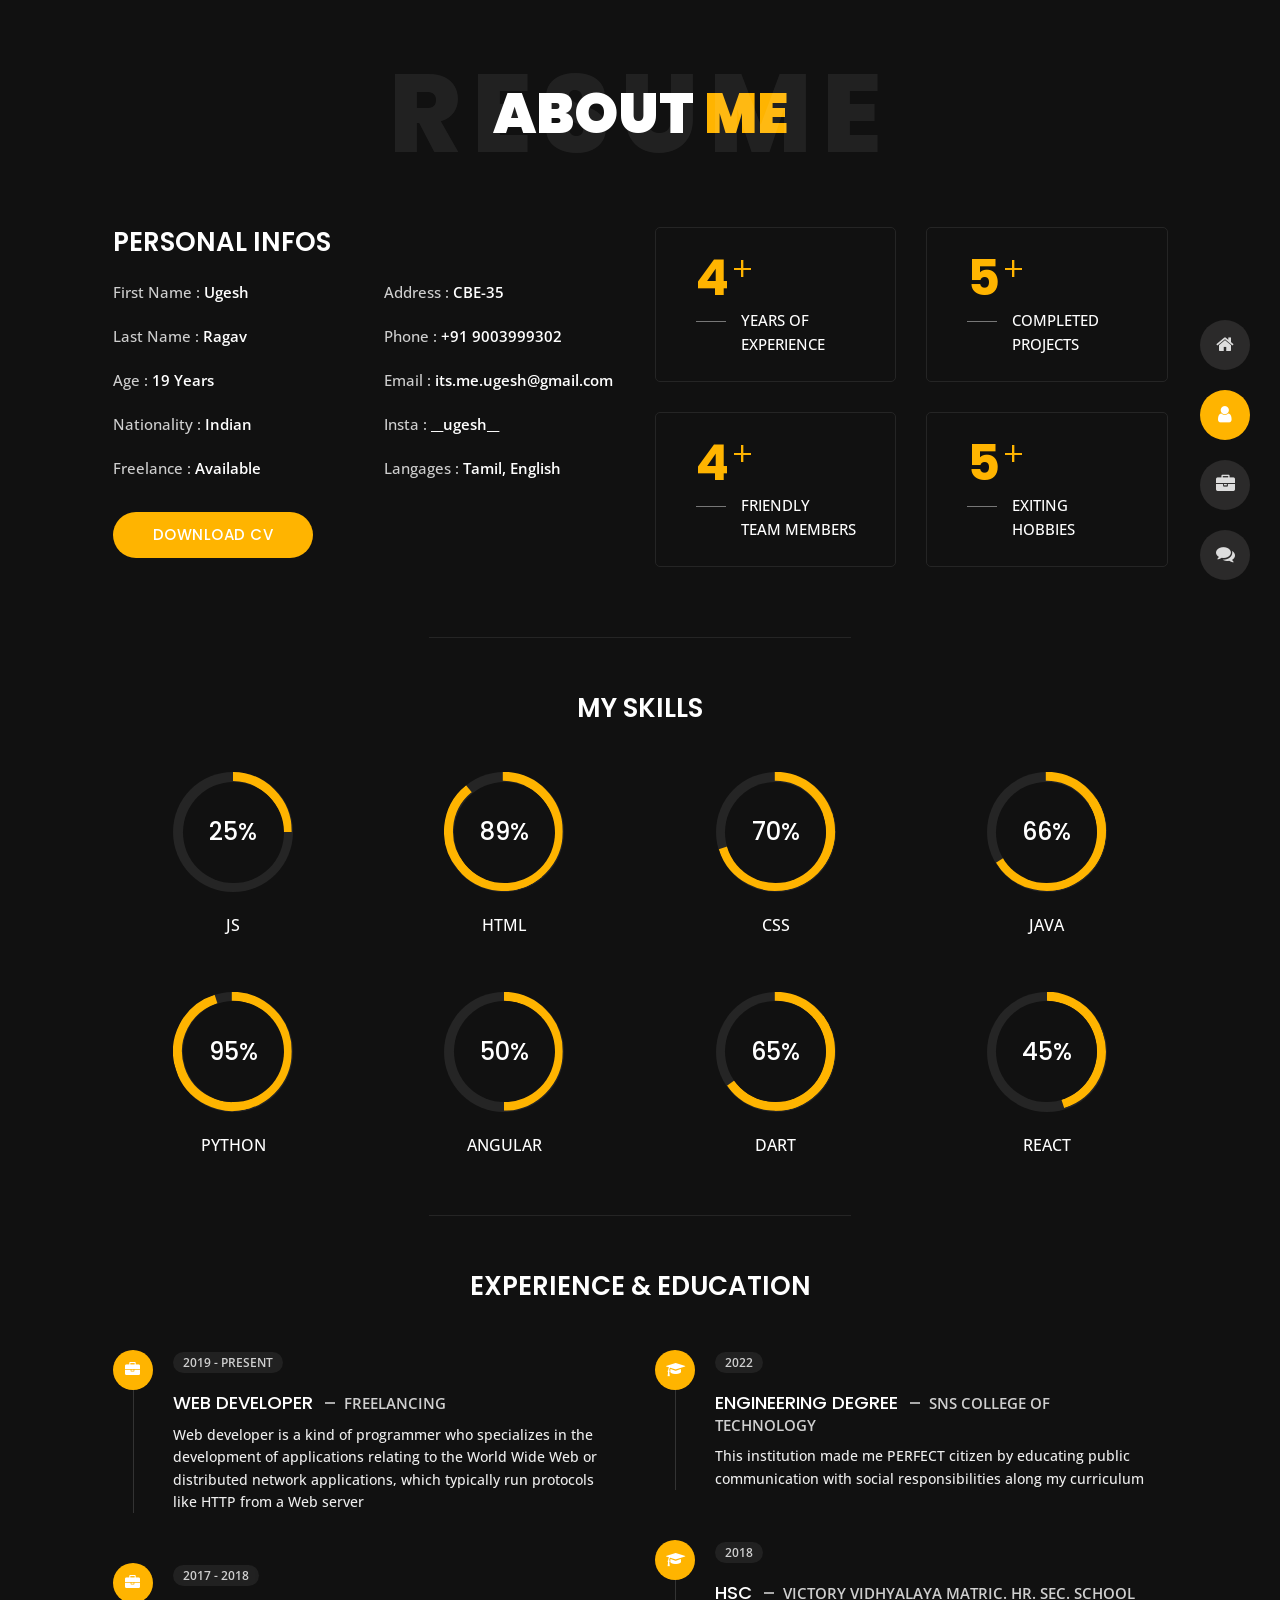
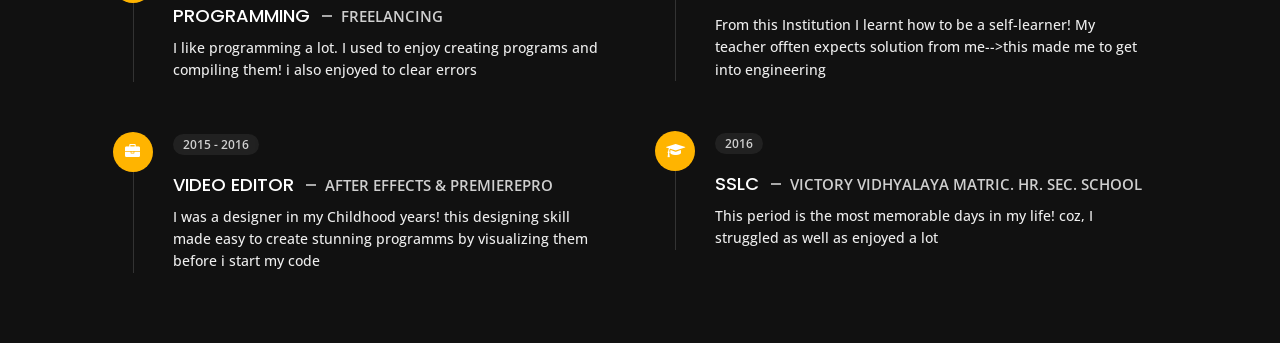
<file: about.html>
<!DOCTYPE html>
<html lang="en">



<head>
    <meta charset="utf-8">
    <link rel="icon" href="images/intro-image%20-%20portrait.png">
    <title>Ugesh R | Resume</title>
    <meta name="viewport" content="width=device-width, initial-scale=1">

   
    <link href="https://fonts.googleapis.com/css?family=Poppins:400,400i,500,500i,600,600i,700,700i,800,800i,900,900i" rel="stylesheet">
    <link href="https://fonts.googleapis.com/css?family=Open+Sans:300,400,400i,600,600i,700" rel="stylesheet">

    <link href="css/bootstrap.min.css" rel="stylesheet">
    <link href="css/preloader.min.css" rel="stylesheet">
    <link href="css/circle.css" rel="stylesheet">
    <link href="css/font-awesome.min.css" rel="stylesheet">
    <link href="css/fm.revealator.jquery.min.css" rel="stylesheet">
    <link href="css/style.css" rel="stylesheet">

  
    <link href="css/skins/yellow.css" rel="stylesheet">

    <link rel="alternate stylesheet" type="text/css" title="blue" href="css/skins/blue.css" />
    <link rel="alternate stylesheet" type="text/css" title="green" href="css/skins/green.css" />
    <link rel="alternate stylesheet" type="text/css" title="yellow" href="css/skins/yellow.css" />
    <link rel="alternate stylesheet" type="text/css" title="blueviolet" href="css/skins/blueviolet.css" />
    <link rel="alternate stylesheet" type="text/css" title="goldenrod" href="css/skins/goldenrod.css" />
    <link rel="alternate stylesheet" type="text/css" title="magenta" href="css/skins/magenta.css" />
    <link rel="alternate stylesheet" type="text/css" title="orange" href="css/skins/orange.css" />
    <link rel="alternate stylesheet" type="text/css" title="purple" href="css/skins/purple.css" />
    <link rel="alternate stylesheet" type="text/css" title="red" href="css/skins/red.css" />
    <link rel="alternate stylesheet" type="text/css" title="yellowgreen" href="css/skins/yellowgreen.css" />
    <link rel="stylesheet" type="text/css" href="css/styleswitcher.css" />

    <script src="js/modernizr.custom.js"></script>
</head>

<body class="about">

<header class="header" id="navbar-collapse-toggle">
    
    <ul class="icon-menu d-none d-lg-block revealator-slideup revealator-once revealator-delay1">
        <li class="icon-box">
            <i class="fa fa-home"></i>
            <a href="index.html">
                <h2>Home</h2>
            </a>
        </li>
        <li class="icon-box active">
            <i class="fa fa-user"></i>
            <a href="about.html">
                <h2>Resume</h2>
            </a>
        </li>
        <li class="icon-box">
            <i class="fa fa-briefcase"></i>
            <a href="portfolio.html">
                <h2>Portfolio</h2>
            </a>
        </li>

        <li class="icon-box">
            <i class="fa fa-comments"></i>
            <a href="blog.html">
                <h2>Blog</h2>
            </a>
        </li>
    </ul>
    
    <nav role="navigation" class="d-block d-lg-none">
        <div id="menuToggle">
            <input type="checkbox" />
            <span></span>
            <span></span>
            <span></span>
            <ul class="list-unstyled" id="menu">
                <li><a href="index.html"><i class="fa fa-home"></i><span>Home</span></a></li>
                <li class="active"><a href="about.html"><i class="fa fa-user"></i><span>Resume</span></a></li>
                <li><a href="portfolio.html"><i class="fa fa-folder-open"></i><span>Portfolio</span></a></li>

                <li><a href="blog.html"><i class="fa fa-comments"></i><span>Blog</span></a></li>
            </ul>
        </div>
    </nav>
    
</header>

<section class="title-section text-left text-sm-center revealator-slideup revealator-once revealator-delay1">
    <h1>ABOUT <span>ME</span></h1>
    <span class="title-bg">Resume</span>
</section>

<section class="main-content revealator-slideup revealator-once revealator-delay1">
    <div class="container">
        <div class="row">
            
            <div class="col-12 col-lg-5 col-xl-6">
                <div class="row">
                    <div class="col-12">
                        <h3 class="text-uppercase custom-title mb-0 ft-wt-600">personal infos</h3>
                    </div>
                    <div class="col-12 d-block d-sm-none">
                        <img src="images/Snapshot_20-09-05_11-20-59%20-%20Copy.png" class="img-fluid main-img-mobile" alt="my picture" />
                    </div>
                    <div class="col-6">
                        <ul class="about-list list-unstyled open-sans-font">
                            <li> <span class="title">first name :</span> <span class="value d-block d-sm-inline-block d-lg-block d-xl-inline-block">Ugesh</span> </li>
                            <li> <span class="title">last name :</span> <span class="value d-block d-sm-inline-block d-lg-block d-xl-inline-block">Ragav</span> </li>
                            <li> <span class="title">Age :</span> <span class="value d-block d-sm-inline-block d-lg-block d-xl-inline-block">19 Years</span> </li>
                            <li> <span class="title">Nationality :</span> <span class="value d-block d-sm-inline-block d-lg-block d-xl-inline-block">Indian</span> </li>
                            <li> <span class="title">Freelance :</span> <span class="value d-block d-sm-inline-block d-lg-block d-xl-inline-block">Available</span> </li>
                        </ul>
                    </div>
                    <div class="col-6">
                        <ul class="about-list list-unstyled open-sans-font">
                            <li> <span class="title">Address :</span> <span class="value d-block d-sm-inline-block d-lg-block d-xl-inline-block">CBE-35</span> </li>
                            <li> <span class="title">phone :</span> <span class="value d-block d-sm-inline-block d-lg-block d-xl-inline-block">+91 9003999302</span> </li>
                            <li> <span class="title">Email :</span> <span class="value d-block d-sm-inline-block d-lg-block d-xl-inline-block">its.me.ugesh@gmail.com</span> </li>
                            <li> <span class="title">insta :</span> <span class="value d-block d-sm-inline-block d-lg-block d-xl-inline-block">__ugesh__</span> </li>
                            <li> <span class="title">langages :</span> <span class="value d-block d-sm-inline-block d-lg-block d-xl-inline-block">Tamil, English</span> </li>
                        </ul>
                    </div>
                    <div class="col-12 mt-3">
                        <a href="resume/R%20Ugesh%20resume.jpg" class="btn btn-download">Download CV</a>
                    </div>
                </div>
            </div>
            
            <div class="col-12 col-lg-7 col-xl-6 mt-5 mt-lg-0">
                <div class="row">
                    <div class="col-6">
                        <div class="box-stats with-margin">
                            <h3 class="poppins-font position-relative">4</h3>
                            <p class="open-sans-font m-0 position-relative text-uppercase">years of <span class="d-block">experience</span></p>
                        </div>
                    </div>
                    <div class="col-6">
                        <div class="box-stats with-margin">
                            <h3 class="poppins-font position-relative">5</h3>
                            <p class="open-sans-font m-0 position-relative text-uppercase">completed <span class="d-block">projects</span></p>
                        </div>
                    </div>
                    <div class="col-6">
                        <div class="box-stats">
                            <h3 class="poppins-font position-relative">4</h3>
                            <p class="open-sans-font m-0 position-relative text-uppercase">friendly <span class="d-block">team members</span></p>
                        </div>
                    </div>
                    <div class="col-6">
                        <div class="box-stats">
                            <h3 class="poppins-font position-relative">5</h3>
                            <p class="open-sans-font m-0 position-relative text-uppercase">exiting<span class="d-block">hobbies</span></p>
                        </div>
                    </div>
                </div>
            </div>
            
        </div>
        <hr class="separator">
       
        <div class="row">
            <div class="col-12">
                <h3 class="text-uppercase pb-4 pb-sm-5 mb-3 mb-sm-0 text-left text-sm-center custom-title ft-wt-600">My Skills</h3>
            </div>
            <div class="col-6 col-md-3 mb-3 mb-sm-5">
                <div class="c100 p25">
                    <span>25%</span>
                    <div class="slice">
                        <div class="bar"></div>
                        <div class="fill"></div>
                    </div>
                </div>
                <h6 class="text-uppercase open-sans-font text-center mt-2 mt-sm-4">js</h6>
            </div>
            <div class="col-6 col-md-3 mb-3 mb-sm-5">
                <div class="c100 p89">
                    <span>89%</span>
                    <div class="slice">
                        <div class="bar"></div>
                        <div class="fill"></div>
                    </div>
                </div>
                <h6 class="text-uppercase open-sans-font text-center mt-2 mt-sm-4">html</h6>
            </div>
            <div class="col-6 col-md-3 mb-3 mb-sm-5">
                <div class="c100 p70">
                    <span>70%</span>
                    <div class="slice">
                        <div class="bar"></div>
                        <div class="fill"></div>
                    </div>
                </div>
                <h6 class="text-uppercase open-sans-font text-center mt-2 mt-sm-4">css</h6>
            </div>
            <div class="col-6 col-md-3 mb-3 mb-sm-5">
                <div class="c100 p66">
                    <span>66%</span>
                    <div class="slice">
                        <div class="bar"></div>
                        <div class="fill"></div>
                    </div>
                </div>
                <h6 class="text-uppercase open-sans-font text-center mt-2 mt-sm-4">java</h6>
            </div>
            <div class="col-6 col-md-3 mb-3 mb-sm-5">
                <div class="c100 p95">
                    <span>95%</span>
                    <div class="slice">
                        <div class="bar"></div>
                        <div class="fill"></div>
                    </div>
                </div>
                <h6 class="text-uppercase open-sans-font text-center mt-2 mt-sm-4">python</h6>
            </div>
            <div class="col-6 col-md-3 mb-3 mb-sm-5">
                <div class="c100 p50">
                    <span>50%</span>
                    <div class="slice">
                        <div class="bar"></div>
                        <div class="fill"></div>
                    </div>
                </div>
                <h6 class="text-uppercase open-sans-font text-center mt-2 mt-sm-4">angular</h6>
            </div>
            <div class="col-6 col-md-3 mb-3 mb-sm-5">
                <div class="c100 p65">
                    <span>65%</span>
                    <div class="slice">
                        <div class="bar"></div>
                        <div class="fill"></div>
                    </div>
                </div>
                <h6 class="text-uppercase open-sans-font text-center mt-2 mt-sm-4">dart</h6>
            </div>
            <div class="col-6 col-md-3 mb-3 mb-sm-5">
                <div class="c100 p45">
                    <span>45%</span>
                    <div class="slice">
                        <div class="bar"></div>
                        <div class="fill"></div>
                    </div>
                </div>
                <h6 class="text-uppercase open-sans-font text-center mt-2 mt-sm-4">react</h6>
            </div>
        </div>
        
        <hr class="separator mt-1">
   
        <div class="row">
            <div class="col-12">
                <h3 class="text-uppercase pb-5 mb-0 text-left text-sm-center custom-title ft-wt-600">Experience <span>&</span> Education</h3>
            </div>
            <div class="col-lg-6 m-15px-tb">
                <div class="resume-box">
                    <ul>
                        <li>
                            <div class="icon">
                                <i class="fa fa-briefcase"></i>
                            </div>
                            <span class="time open-sans-font text-uppercase">2019 - Present</span>
                            <h5 class="poppins-font text-uppercase">Web Developer <span class="place open-sans-font">Freelancing</span></h5>
                            <p class="open-sans-font"> Web developer is a kind of programmer who specializes in the development of applications relating to the World Wide Web or distributed network applications, which typically run protocols like HTTP from a Web server</p>
                        </li>
                        <li>
                            <div class="icon">
                                <i class="fa fa-briefcase"></i>
                            </div>
                            <span class="time open-sans-font text-uppercase">2017 - 2018</span>
                            <h5 class="poppins-font text-uppercase">programming <span class="place open-sans-font">Freelancing</span></h5>
                            <p class="open-sans-font">I like programming a lot. I used to enjoy creating programs and compiling them! i also enjoyed to clear errors</p>
                        </li>
                        <li>
                            <div class="icon">
                                <i class="fa fa-briefcase"></i>
                            </div>
                            <span class="time open-sans-font text-uppercase">2015 - 2016</span>
                            <h5 class="poppins-font text-uppercase">video editor <span class="place open-sans-font">After effects & premierepro</span></h5>
                            <p class="open-sans-font">I was a designer in my Childhood years! this designing skill made easy to create stunning programms by visualizing them before i start my code</p>
                        </li>
                    </ul>
                </div>
            </div>
            <div class="col-lg-6 m-15px-tb">
                <div class="resume-box">
                    <ul>
                        <li>
                            <div class="icon">
                                <i class="fa fa-graduation-cap"></i>
                            </div>
                            <span class="time open-sans-font text-uppercase">2022</span>
                            <h5 class="poppins-font text-uppercase">Engineering Degree <span class="place open-sans-font">SNS COLLEGE OF TECHNOLOGY
                                </span></h5>
                            <p class="open-sans-font">This institution made me PERFECT citizen by educating public communication with social responsibilities along my curriculum</p>
                        </li>
                        <li>
                            <div class="icon">
                                <i class="fa fa-graduation-cap"></i>
                            </div>
                            <span class="time open-sans-font text-uppercase">2018</span>
                            <h5 class="poppins-font text-uppercase">HSC <span class="place open-sans-font">Victory Vidhyalaya matric. hr. sec. school</span></h5>
                            <p class="open-sans-font">From this Institution I learnt how to be a self-learner! My teacher offten expects solution from me-->this made me to get into engineering</p>
                        </li>
                        <li>
                            <div class="icon">
                                <i class="fa fa-graduation-cap"></i>
                            </div>
                            <span class="time open-sans-font text-uppercase">2016</span>
                            <h5 class="poppins-font text-uppercase">SSLC <span class="place open-sans-font">Victory Vidhyalaya matric. hr. sec. school</span></h5>
                            <p class="open-sans-font">This period is the most memorable days in my life! coz, I struggled as well as enjoyed a lot</p>
                        </li>
                    </ul>
                </div>
            </div>
        </div>
    
    </div>
</section>

<script src="js/jquery-3.5.0.min.js"></script>
<script src="js/styleswitcher.js"></script>
<script src="js/preloader.min.js"></script>
<script src="js/fm.revealator.jquery.min.js"></script>
<script src="js/imagesloaded.pkgd.min.js"></script>
<script src="js/masonry.pkgd.min.js"></script>
<script src="js/classie.js"></script>
<script src="js/cbpGridGallery.js"></script>
<script src="js/jquery.hoverdir.js"></script>
<script src="js/popper.min.js"></script>
<script src="js/bootstrap.js"></script>
<script src="js/custom.js"></script>

</body>



</html>
</file>
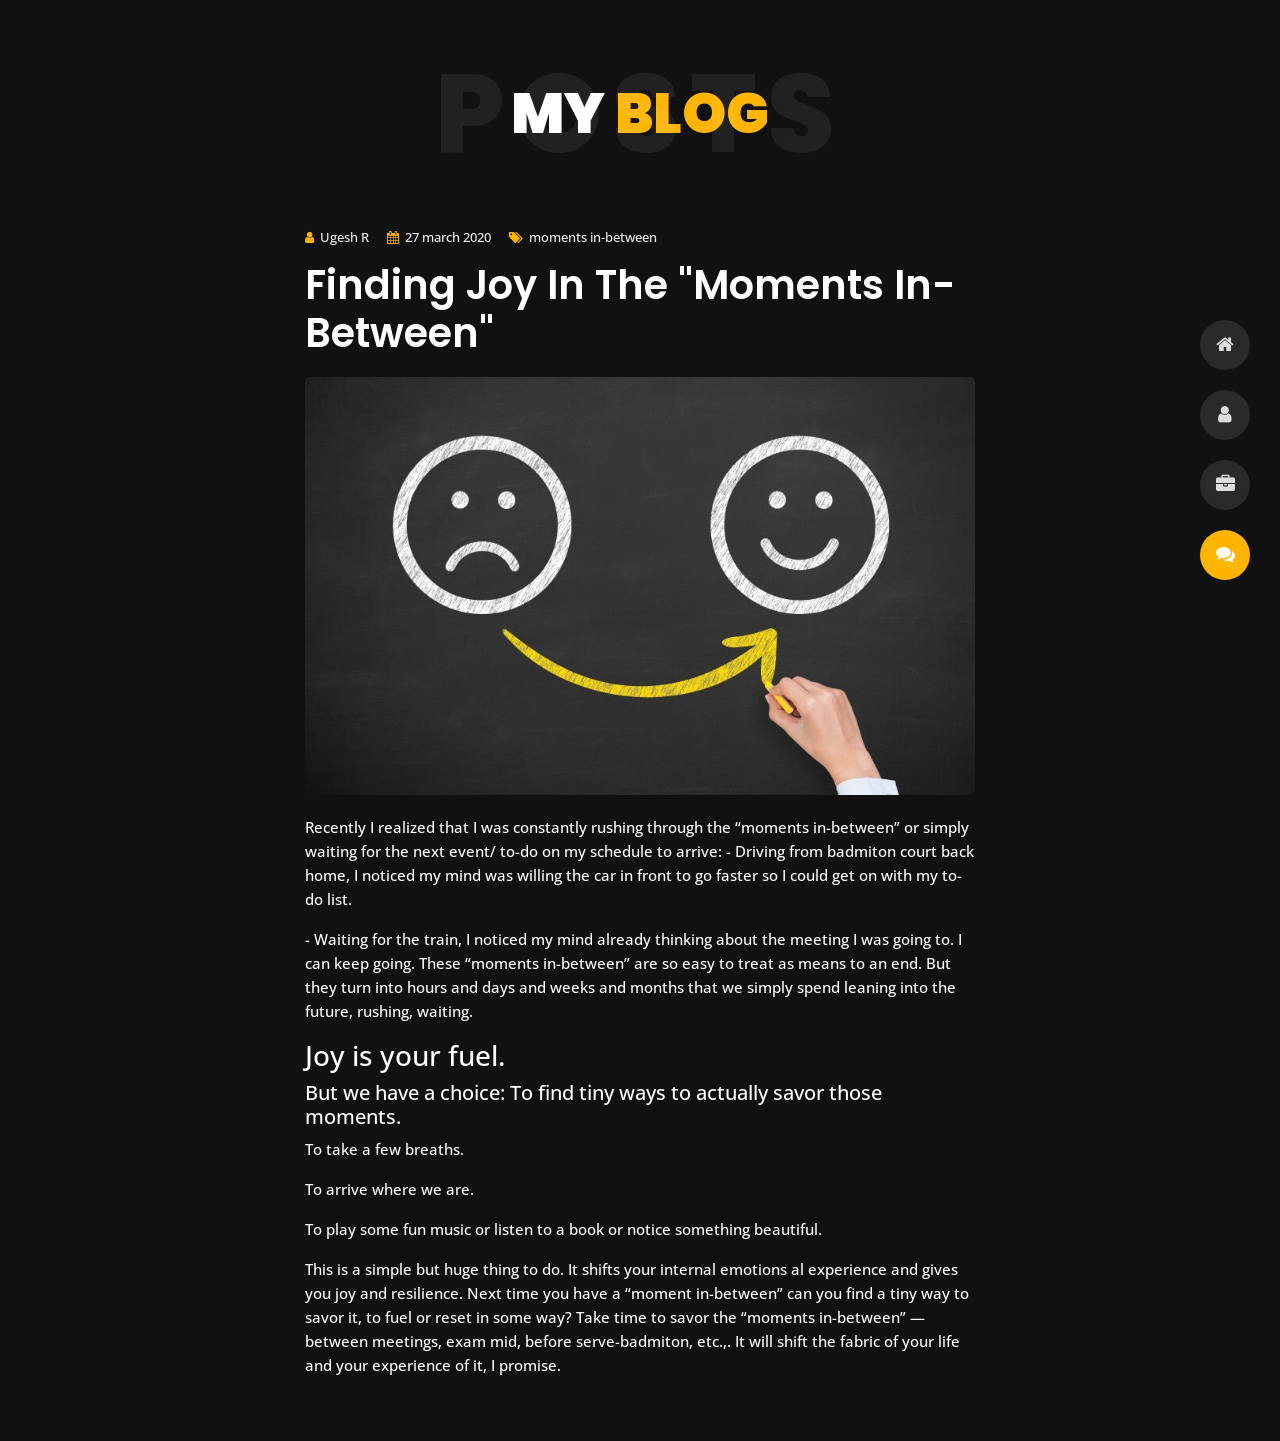
<file: blog-post 2.html>
<!DOCTYPE html>
<html lang="en">


<head>
    <meta charset="utf-8">
    <link rel="icon" href="images/intro-image%20-%20portrait.png">
    <title>Blog - finding joy</title>
    <meta name="viewport" content="width=device-width, initial-scale=1">

    <link href="https://fonts.googleapis.com/css?family=Poppins:400,400i,500,500i,600,600i,700,700i,800,800i,900,900i" rel="stylesheet">
    <link href="https://fonts.googleapis.com/css?family=Open+Sans:300,400,400i,600,600i,700" rel="stylesheet">

    <link href="css/bootstrap.min.css" rel="stylesheet">
    <link href="css/preloader.min.css" rel="stylesheet">
    <link href="css/circle.css" rel="stylesheet">
    <link href="css/font-awesome.min.css" rel="stylesheet">
    <link href="css/fm.revealator.jquery.min.css" rel="stylesheet">
    <link href="css/style.css" rel="stylesheet">

    <link href="css/skins/yellow.css" rel="stylesheet">

    <script src="js/modernizr.custom.js"></script>
</head>

<body class="blog-post">

<header class="header" id="navbar-collapse-toggle">
    <ul class="icon-menu d-none d-lg-block revealator-slideup revealator-once revealator-delay1">
        <li class="icon-box">
            <i class="fa fa-home"></i>
            <a href="index.html">
                <h2>Home</h2>
            </a>
        </li>
        <li class="icon-box">
            <i class="fa fa-user"></i>
            <a href="about.html">
                <h2>Resume</h2>
            </a>
        </li>
        <li class="icon-box">
            <i class="fa fa-briefcase"></i>
            <a href="portfolio.html">
                <h2>Portfolio</h2>
            </a>
        </li>
        <li class="icon-box active">
            <i class="fa fa-comments"></i>
            <a href="blog.html">
                <h2>Blog</h2>
            </a>
        </li>
    </ul>
    <nav role="navigation" class="d-block d-lg-none">
        <div id="menuToggle">
            <input type="checkbox" />
            <span></span>
            <span></span>
            <span></span>
            <ul class="list-unstyled" id="menu">
                <li><a href="index.html"><i class="fa fa-home"></i><span>Home</span></a></li>
                <li><a href="about.html"><i class="fa fa-user"></i><span>Resume</span></a></li>
                <li><a href="portfolio.html"><i class="fa fa-folder-open"></i><span>Portfolio</span></a></li>
                <li class="active"><a href="blog.html"><i class="fa fa-comments"></i><span>Blog</span></a></li>
            </ul>
        </div>
    </nav>
</header>
<section class="title-section text-left text-sm-center revealator-slideup revealator-once revealator-delay1">
    <h1>my <span>blog</span></h1>
    <span class="title-bg">posts</span>
</section>
<section class="main-content revealator-slideup revealator-once revealator-delay1">
    <div class="container">
        <div class="row">
            <article class="col-12">
                <div class="meta open-sans-font">
                    <span><i class="fa fa-user"></i> Ugesh R</span>
                    <span class="date"><i class="fa fa-calendar"></i> 27 march 2020</span>
                    <span><i class="fa fa-tags"></i> moments in-between</span>
                </div>
                <h1 class="text-uppercase text-capitalize">Finding joy in the "moments in-between"</h1>
                <img src="img/blog/2.jpg" class="img-fluid" alt="Blog image"/>
                <div class="blog-excerpt open-sans-font pb-5">
                    <p>Recently I realized that I was constantly rushing through the “moments in-between” or simply waiting for the next event/ to-do on my schedule to arrive:

 - Driving from badmiton court back home, I noticed my mind was willing the car in front to go faster so I could get on with my to-do list.</p>
                    <p> - Waiting for the train, I noticed my mind already thinking about the meeting I was going to.

I can keep going. 

These “moments in-between” are so easy to treat as means to an end. But they turn into hours and days and weeks and months that we simply spend leaning into the future, rushing, waiting.</p>
                    
                    <h3>Joy is your fuel. 
                    </h3>
                    
                    <h5>But we have a choice: To find tiny ways to actually savor those moments.</h5>
                    <p>To take a few breaths.</p>
                    <p>To arrive where we are.</p>
                    <p>To play some fun music or listen to a book or notice something beautiful.</p>
                    <p>This is a simple but huge thing to do. It shifts your internal emotions al experience and gives you joy and resilience.

Next time you have a “moment in-between” can you find a tiny way to savor it, to fuel or reset in some way?

Take time to savor the “moments in-between” — between meetings, exam mid, before serve-badmiton, etc.,. It will shift the fabric of your life and your experience of it, I promise.</p>
                </div>
            </article>
        </div>
    </div>
</section>
<script src="js/jquery-3.5.0.min.js"></script>
<script src="js/styleswitcher.js"></script>
<script src="js/preloader.min.js"></script>
<script src="js/fm.revealator.jquery.min.js"></script>
<script src="js/imagesloaded.pkgd.min.js"></script>
<script src="js/masonry.pkgd.min.js"></script>
<script src="js/classie.js"></script>
<script src="js/cbpGridGallery.js"></script>
<script src="js/jquery.hoverdir.js"></script>
<script src="js/popper.min.js"></script>
<script src="js/bootstrap.js"></script>
<script src="js/custom.js"></script>

</body>


</html>
</file>
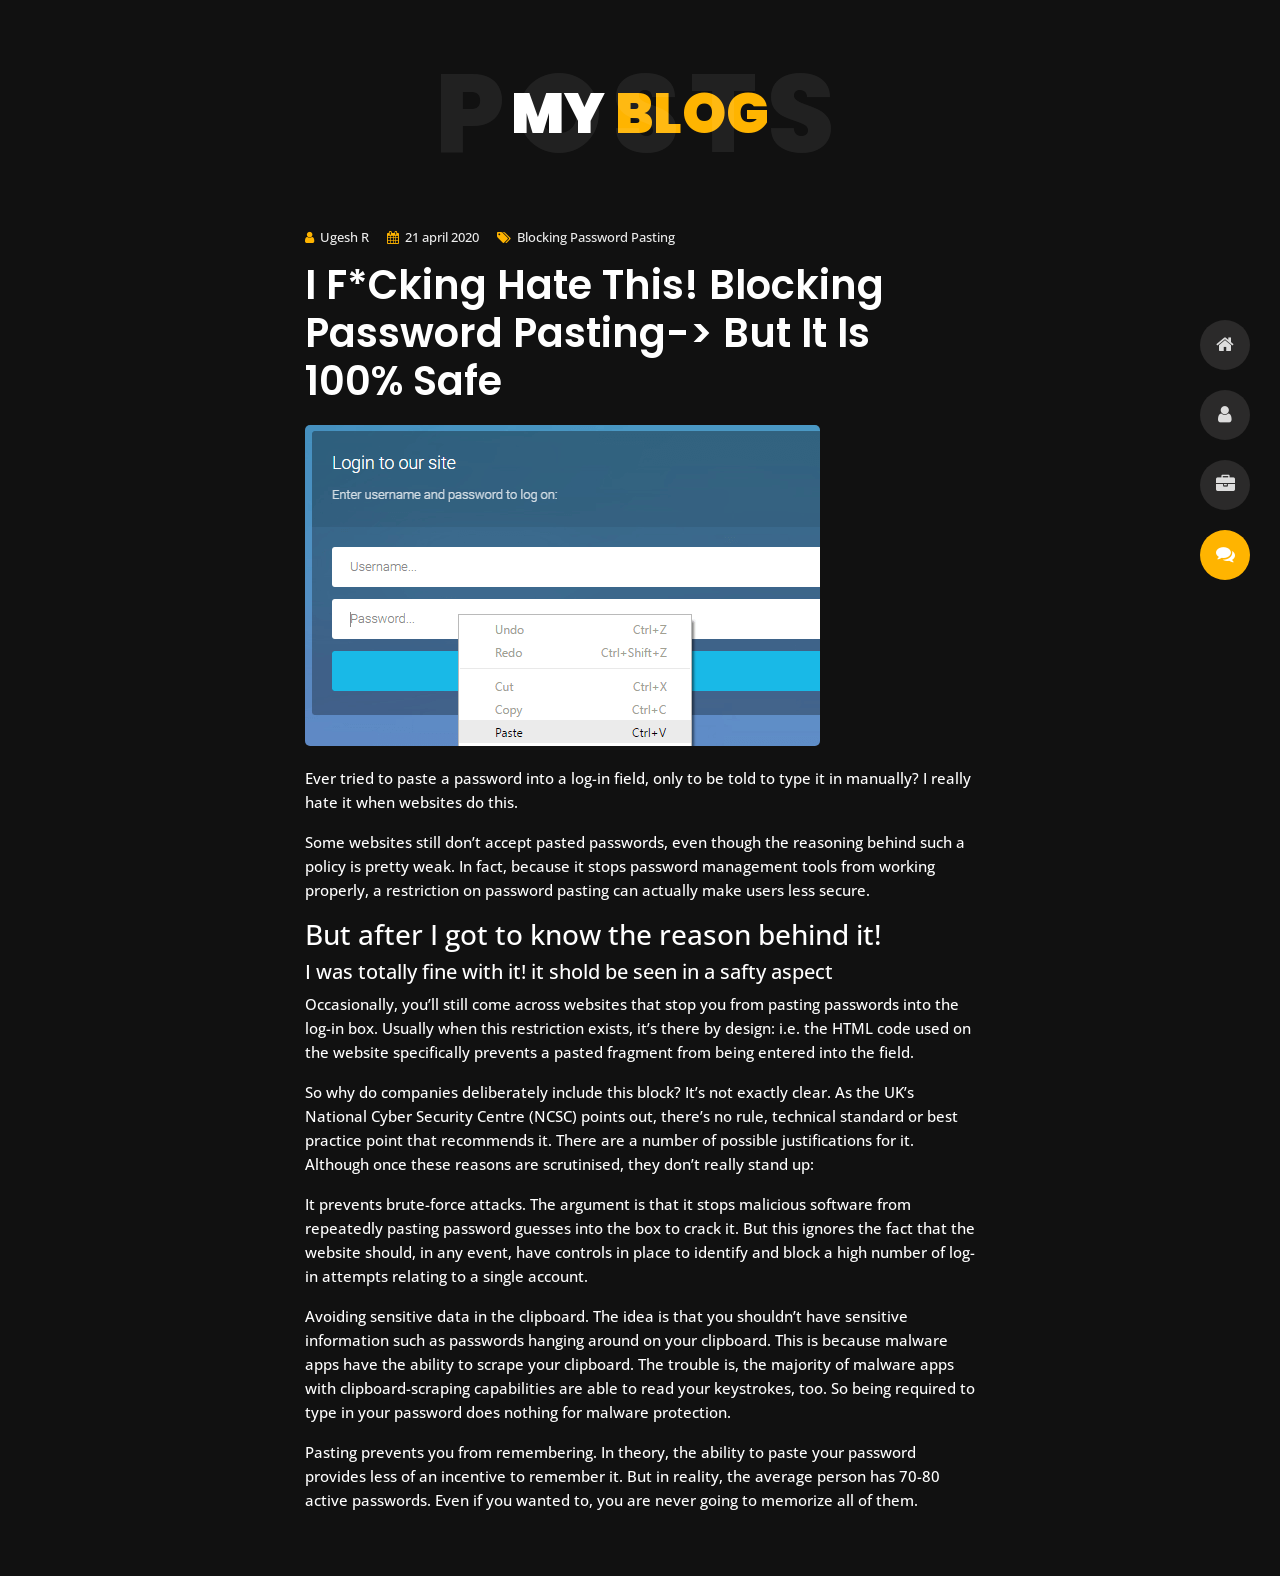
<file: blog-post 3.html>
<!DOCTYPE html>
<html lang="en">


<head>
    <meta charset="utf-8">
    <link rel="icon" href="images/intro-image%20-%20portrait.png">
    <title>Blog - Pasting passwords</title>
    <meta name="viewport" content="width=device-width, initial-scale=1">

   
    <link href="https://fonts.googleapis.com/css?family=Poppins:400,400i,500,500i,600,600i,700,700i,800,800i,900,900i" rel="stylesheet">
    <link href="https://fonts.googleapis.com/css?family=Open+Sans:300,400,400i,600,600i,700" rel="stylesheet">

    <link href="css/bootstrap.min.css" rel="stylesheet">
    <link href="css/preloader.min.css" rel="stylesheet">
    <link href="css/circle.css" rel="stylesheet">
    <link href="css/font-awesome.min.css" rel="stylesheet">
    <link href="css/fm.revealator.jquery.min.css" rel="stylesheet">
    <link href="css/style.css" rel="stylesheet">

    <link href="css/skins/yellow.css" rel="stylesheet">


    <script src="js/modernizr.custom.js"></script>
</head>

<body class="blog-post">

<header class="header" id="navbar-collapse-toggle">
    <ul class="icon-menu d-none d-lg-block revealator-slideup revealator-once revealator-delay1">
        <li class="icon-box">
            <i class="fa fa-home"></i>
            <a href="index.html">
                <h2>Home</h2>
            </a>
        </li>
        <li class="icon-box">
            <i class="fa fa-user"></i>
            <a href="about.html">
                <h2>Resume</h2>
            </a>
        </li>
        <li class="icon-box">
            <i class="fa fa-briefcase"></i>
            <a href="portfolio.html">
                <h2>Portfolio</h2>
            </a>
        </li>
        <li class="icon-box active">
            <i class="fa fa-comments"></i>
            <a href="blog.html">
                <h2>Blog</h2>
            </a>
        </li>
    </ul>
    <nav role="navigation" class="d-block d-lg-none">
        <div id="menuToggle">
            <input type="checkbox" />
            <span></span>
            <span></span>
            <span></span>
            <ul class="list-unstyled" id="menu">
                <li><a href="index.html"><i class="fa fa-home"></i><span>Home</span></a></li>
                <li><a href="about.html"><i class="fa fa-user"></i><span>Resume</span></a></li>
                <li><a href="portfolio.html"><i class="fa fa-folder-open"></i><span>Portfolio</span></a></li>
                <li class="active"><a href="blog.html"><i class="fa fa-comments"></i><span>Blog</span></a></li>
            </ul>
        </div>
    </nav>
</header>
<section class="title-section text-left text-sm-center revealator-slideup revealator-once revealator-delay1">
    <h1>my <span>blog</span></h1>
    <span class="title-bg">posts</span>
</section>
<section class="main-content revealator-slideup revealator-once revealator-delay1">
    <div class="container">
        <div class="row">
            <article class="col-12">
                <div class="meta open-sans-font">
                    <span><i class="fa fa-user"></i> Ugesh R</span>
                    <span class="date"><i class="fa fa-calendar"></i> 21 april 2020</span>
                    <span><i class="fa fa-tags"></i> Blocking Password Pasting</span>
                </div>
                <h1 class="text-uppercase text-capitalize"> I F*cking Hate This! Blocking Password Pasting-> but it is 100% safe</h1>
                <img src="img/blog/3.png" class="img-fluid" alt="Blog image"/>
                <div class="blog-excerpt open-sans-font pb-5">
                    <p>Ever tried to paste a password into a log-in field, only to be told to type it in manually?

I really hate it when websites do this.</p>
                    <p> Some websites still don’t accept pasted passwords, even though the reasoning behind such a policy is pretty weak. In fact, because it stops password management tools from working properly, a restriction on password pasting can actually make users less secure.</p>
                    
                    <h3>But after I got to know the reason behind it! 
                    </h3>
                    
                    <h5>I was totally fine with it! it shold be seen in a safty aspect</h5>
                    <p>Occasionally, you’ll still come across websites that stop you from pasting passwords into the log-in box. Usually when this restriction exists, it’s there by design: i.e. the HTML code used on the website specifically prevents a pasted fragment from being entered into the field.</p>
                    <p>So why do companies deliberately include this block? It’s not exactly clear. As the UK’s National Cyber Security Centre (NCSC) points out, there’s no rule, technical standard or best practice point that recommends it. There are a number of possible justifications for it. Although once these reasons are scrutinised, they don’t really stand up:</p>
                    <p>It prevents brute-force attacks. The argument is that it stops malicious software from repeatedly pasting password guesses into the box to crack it. But this ignores the fact that the website should, in any event, have controls in place to identify and block a high number of log-in attempts relating to a single account.</p>
                    <p>Avoiding sensitive data in the clipboard. The idea is that you shouldn’t have sensitive information such as passwords hanging around on your clipboard. This is because malware apps have the ability to scrape your clipboard. The trouble is, the majority of malware apps with clipboard-scraping capabilities are able to read your keystrokes, too. So being required to type in your password does nothing for malware protection.</p>
                    <p>Pasting prevents you from remembering. In theory, the ability to paste your password provides less of an incentive to remember it. But in reality, the average person has 70-80 active passwords. Even if you wanted to, you are never going to memorize all of them.</p>
                </div>
            </article>
        </div>
    </div>
</section>
<script src="js/jquery-3.5.0.min.js"></script>
<script src="js/styleswitcher.js"></script>
<script src="js/preloader.min.js"></script>
<script src="js/fm.revealator.jquery.min.js"></script>
<script src="js/imagesloaded.pkgd.min.js"></script>
<script src="js/masonry.pkgd.min.js"></script>
<script src="js/classie.js"></script>
<script src="js/cbpGridGallery.js"></script>
<script src="js/jquery.hoverdir.js"></script>
<script src="js/popper.min.js"></script>
<script src="js/bootstrap.js"></script>
<script src="js/custom.js"></script>

</body>


</html>
</file>
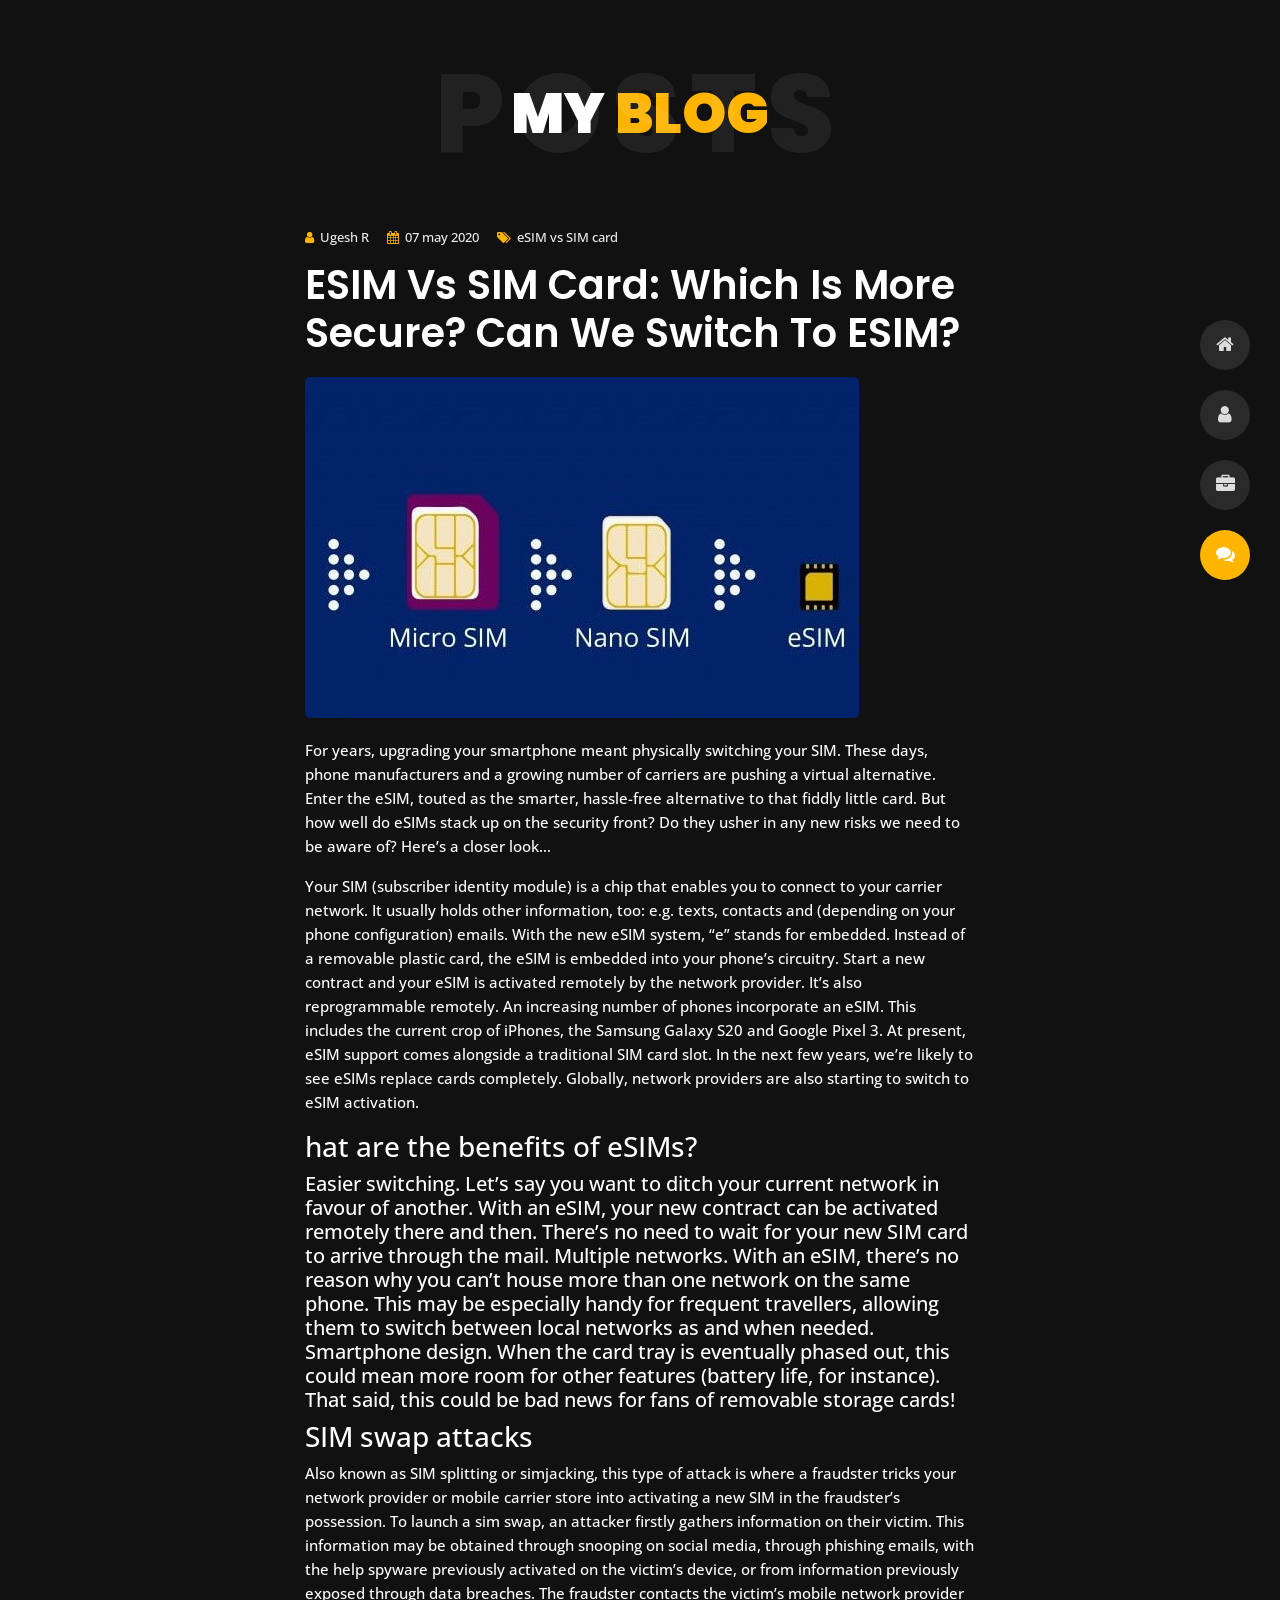
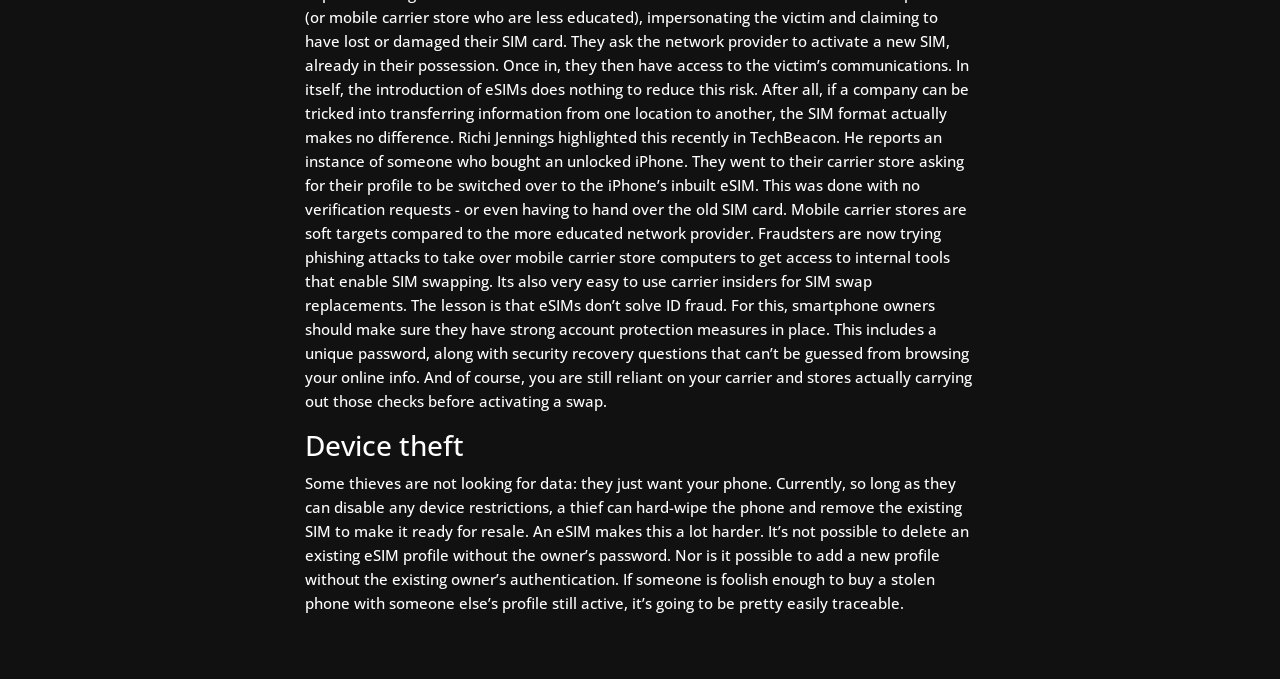
<file: blog-post 4.html>
<!DOCTYPE html>
<html lang="en">


<head>
    <meta charset="utf-8">
    <link rel="icon" href="images/intro-image%20-%20portrait.png">
    <title>Blog - eSIM vs SIM card</title>
    <meta name="viewport" content="width=device-width, initial-scale=1">

    <link href="https://fonts.googleapis.com/css?family=Poppins:400,400i,500,500i,600,600i,700,700i,800,800i,900,900i" rel="stylesheet">
    <link href="https://fonts.googleapis.com/css?family=Open+Sans:300,400,400i,600,600i,700" rel="stylesheet">

    <link href="css/bootstrap.min.css" rel="stylesheet">
    <link href="css/preloader.min.css" rel="stylesheet">
    <link href="css/circle.css" rel="stylesheet">
    <link href="css/font-awesome.min.css" rel="stylesheet">
    <link href="css/fm.revealator.jquery.min.css" rel="stylesheet">
    <link href="css/style.css" rel="stylesheet">

    <link href="css/skins/yellow.css" rel="stylesheet">

    <script src="js/modernizr.custom.js"></script>
</head>

<body class="blog-post">

<header class="header" id="navbar-collapse-toggle">
    <ul class="icon-menu d-none d-lg-block revealator-slideup revealator-once revealator-delay1">
        <li class="icon-box">
            <i class="fa fa-home"></i>
            <a href="index.html">
                <h2>Home</h2>
            </a>
        </li>
        <li class="icon-box">
            <i class="fa fa-user"></i>
            <a href="about.html">
                <h2>Resume</h2>
            </a>
        </li>
        <li class="icon-box">
            <i class="fa fa-briefcase"></i>
            <a href="portfolio.html">
                <h2>Portfolio</h2>
            </a>
        </li>
        <li class="icon-box active">
            <i class="fa fa-comments"></i>
            <a href="blog.html">
                <h2>Blog</h2>
            </a>
        </li>
    </ul>
    <nav role="navigation" class="d-block d-lg-none">
        <div id="menuToggle">
            <input type="checkbox" />
            <span></span>
            <span></span>
            <span></span>
            <ul class="list-unstyled" id="menu">
                <li><a href="index.html"><i class="fa fa-home"></i><span>Home</span></a></li>
                <li><a href="about.html"><i class="fa fa-user"></i><span>Resume</span></a></li>
                <li><a href="portfolio.html"><i class="fa fa-folder-open"></i><span>Portfolio</span></a></li>
                <li class="active"><a href="blog.html"><i class="fa fa-comments"></i><span>Blog</span></a></li>
            </ul>
        </div>
    </nav>
</header>
<section class="title-section text-left text-sm-center revealator-slideup revealator-once revealator-delay1">
    <h1>my <span>blog</span></h1>
    <span class="title-bg">posts</span>
</section>
<section class="main-content revealator-slideup revealator-once revealator-delay1">
    <div class="container">
        <div class="row">
            <article class="col-12">
                <div class="meta open-sans-font">
                    <span><i class="fa fa-user"></i> Ugesh R</span>
                    <span class="date"><i class="fa fa-calendar"></i> 07 may 2020</span>
                    <span><i class="fa fa-tags"></i> eSIM vs SIM card</span>
                </div>
                <h1 class="text-uppercase text-capitalize"> eSIM vs SIM card: which is more secure? can we switch to eSIM?</h1>
                <img src="img/blog/4.jpg" class="img-fluid" alt="Blog image"/>
                <div class="blog-excerpt open-sans-font pb-5">
                    <p>For years, upgrading your smartphone meant physically switching your SIM. These days, phone manufacturers and a growing number of carriers are pushing a virtual alternative. Enter the eSIM, touted as the smarter, hassle-free alternative to that fiddly little card.

But how well do eSIMs stack up on the security front? Do they usher in any new risks we need to be aware of? Here’s a closer look…</p>
                    <p> Your SIM (subscriber identity module) is a chip that enables you to connect to your carrier network. It usually holds other information, too: e.g. texts, contacts and (depending on your phone configuration) emails.

With the new eSIM system, “e” stands for embedded. Instead of a removable plastic card, the eSIM is embedded into your phone’s circuitry. Start a new contract and your eSIM is activated remotely by the network provider. It’s also reprogrammable remotely.

An increasing number of phones incorporate an eSIM. This includes the current crop of iPhones, the Samsung Galaxy S20 and Google Pixel 3. At present, eSIM support comes alongside a traditional SIM card slot. In the next few years, we’re likely to see eSIMs replace cards completely. Globally, network providers are also starting to switch to eSIM activation.</p>
                    
                    <h3>hat are the benefits of eSIMs?


                    </h3>
                    
                    <h5>Easier switching. Let’s say you want to ditch your current network in favour of another. With an eSIM, your new contract can be activated remotely there and then. There’s no need to wait for your new SIM card to arrive through the mail.

Multiple networks. With an eSIM, there’s no reason why you can’t house more than one network on the same phone. This may be especially handy for frequent travellers, allowing them to switch between local networks as and when needed.

Smartphone design. When the card tray is eventually phased out, this could mean more room for other features (battery life, for instance). That said, this could be bad news for fans of removable storage cards!</h5>
                    <h3>SIM swap attacks</h3>
                    <p>Also known as SIM splitting or simjacking, this type of attack is where a fraudster tricks your network provider or mobile carrier store into activating a new SIM in the fraudster’s possession.
To launch a sim swap, an attacker firstly gathers information on their victim. This information may be obtained through snooping on social media, through phishing emails, with the help spyware previously activated on the victim’s device, or from information previously exposed through data breaches.
The fraudster contacts the victim’s mobile network provider (or mobile carrier store who are less educated), impersonating the victim and claiming to have lost or damaged their SIM card. They ask the network provider to activate a new SIM, already in their possession. Once in, they then have access to the victim’s communications.
In itself, the introduction of eSIMs does nothing to reduce this risk. After all, if a company can be tricked into transferring information from one location to another, the SIM format actually makes no difference.
Richi Jennings highlighted this recently in TechBeacon. He reports an instance of someone who bought an unlocked iPhone. They went to their carrier store asking for their profile to be switched over to the iPhone’s inbuilt eSIM. This was done with no verification requests - or even having to hand over the old SIM card.
Mobile carrier stores are soft targets compared to the more educated network provider. Fraudsters are now trying phishing attacks to take over mobile carrier store computers to get access to internal tools that enable SIM swapping.
Its also very easy to use carrier insiders for SIM swap replacements.
The lesson is that eSIMs don’t solve ID fraud. For this, smartphone owners should make sure they have strong account protection measures in place. This includes a unique password, along with security recovery questions that can’t be guessed from browsing your online info. And of course, you are still reliant on your carrier and stores actually carrying out those checks before activating a swap.</p>
                    <h3>Device theft</h3>
                    <p>Some thieves are not looking for data: they just want your phone. Currently, so long as they can disable any device restrictions, a thief can hard-wipe the phone and remove the existing SIM to make it ready for resale.

An eSIM makes this a lot harder. It’s not possible to delete an existing eSIM profile without the owner’s password. Nor is it possible to add a new profile without the existing owner’s authentication. If someone is foolish enough to buy a stolen phone with someone else’s profile still active, it’s going to be pretty easily traceable.</p>
                    
                </div>
            </article>
        </div>
    </div>
</section>
<script src="js/jquery-3.5.0.min.js"></script>
<script src="js/styleswitcher.js"></script>
<script src="js/preloader.min.js"></script>
<script src="js/fm.revealator.jquery.min.js"></script>
<script src="js/imagesloaded.pkgd.min.js"></script>
<script src="js/masonry.pkgd.min.js"></script>
<script src="js/classie.js"></script>
<script src="js/cbpGridGallery.js"></script>
<script src="js/jquery.hoverdir.js"></script>
<script src="js/popper.min.js"></script>
<script src="js/bootstrap.js"></script>
<script src="js/custom.js"></script>

</body>


</html>
</file>
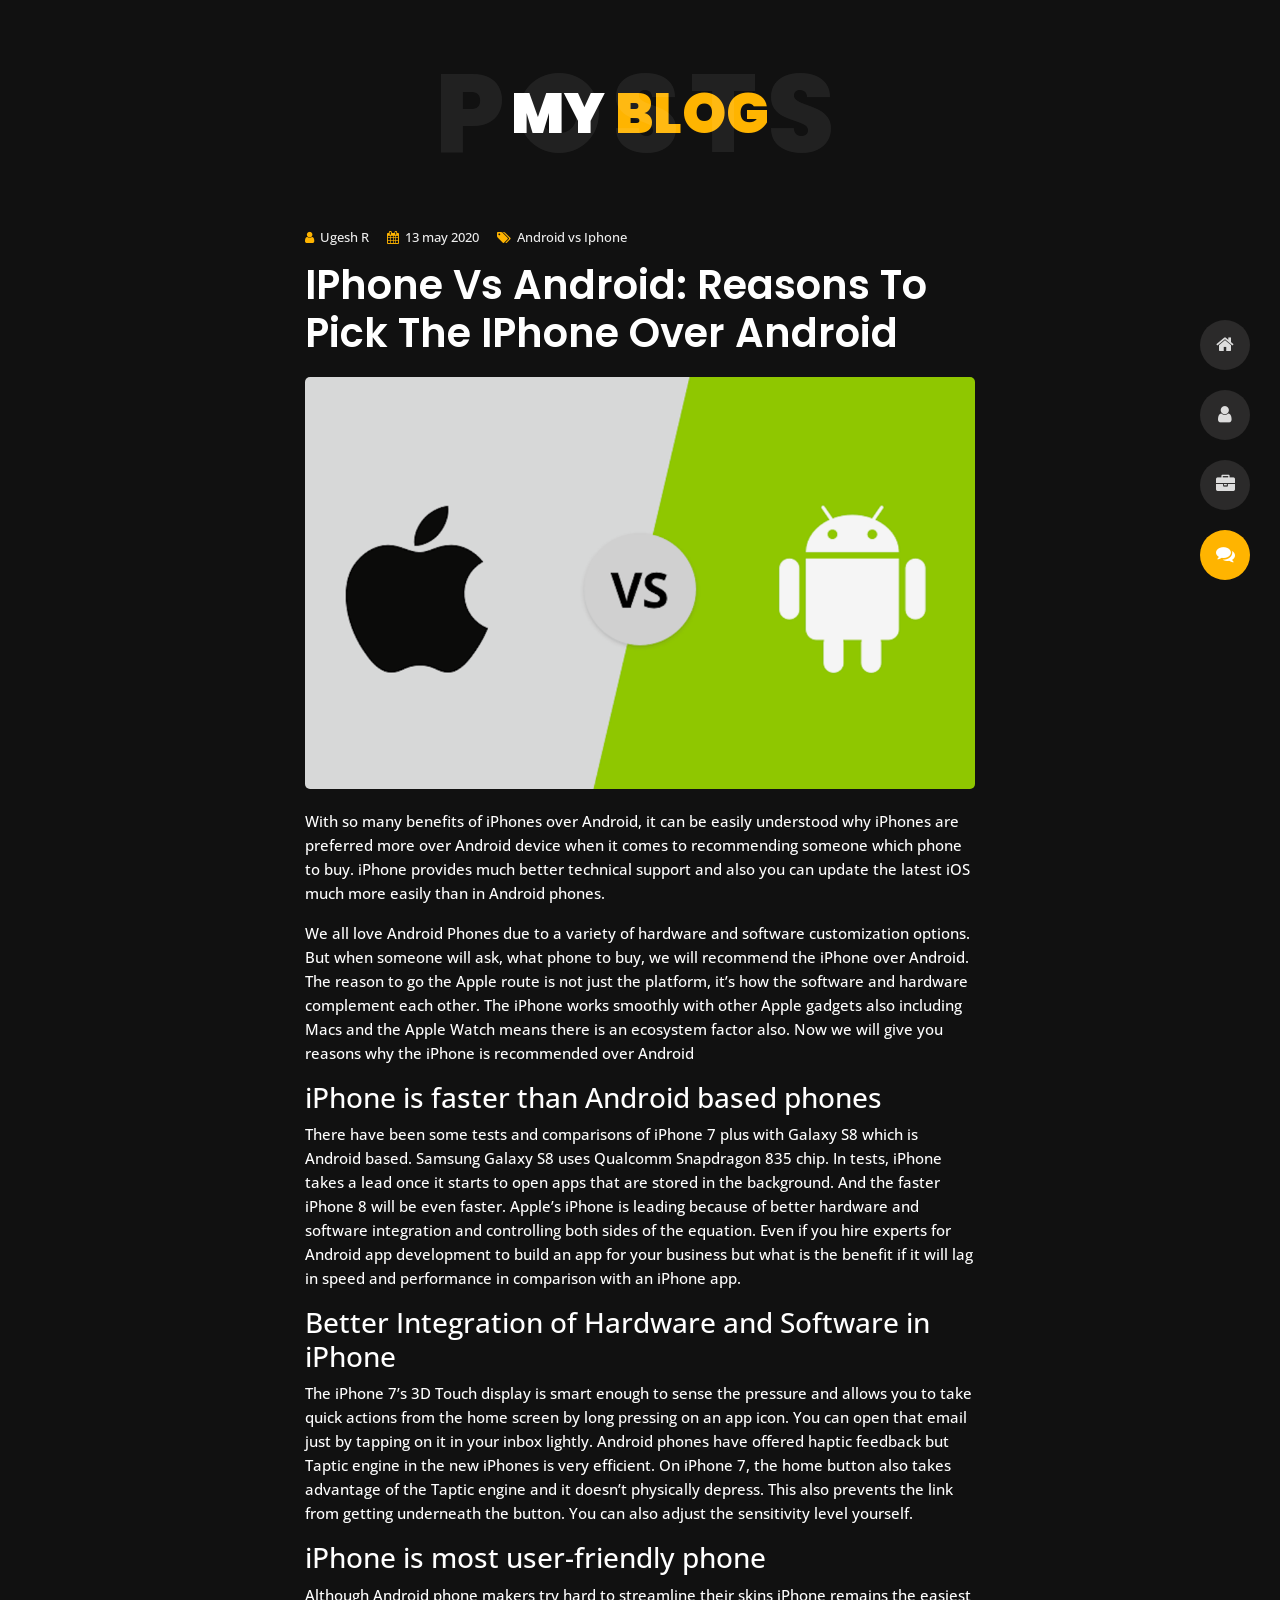
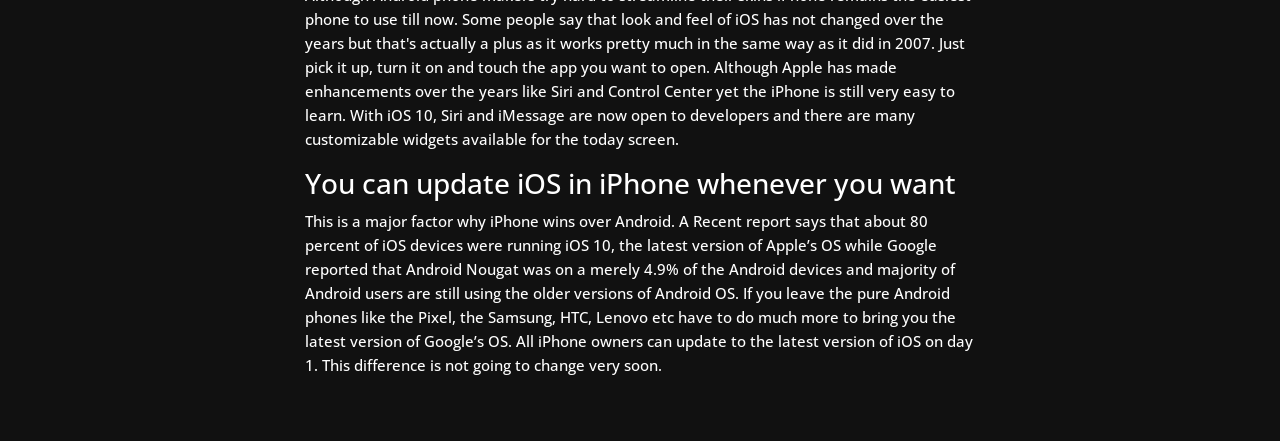
<file: blog-post 5.html>
<!DOCTYPE html>
<html lang="en">


<head>
    <meta charset="utf-8">
    <link rel="icon" href="images/intro-image%20-%20portrait.png">
    <title>Blog - Android vs Iphone</title>
    <meta name="viewport" content="width=device-width, initial-scale=1">

    <link href="https://fonts.googleapis.com/css?family=Poppins:400,400i,500,500i,600,600i,700,700i,800,800i,900,900i" rel="stylesheet">
    <link href="https://fonts.googleapis.com/css?family=Open+Sans:300,400,400i,600,600i,700" rel="stylesheet">

    <link href="css/bootstrap.min.css" rel="stylesheet">
    <link href="css/preloader.min.css" rel="stylesheet">
    <link href="css/circle.css" rel="stylesheet">
    <link href="css/font-awesome.min.css" rel="stylesheet">
    <link href="css/fm.revealator.jquery.min.css" rel="stylesheet">
    <link href="css/style.css" rel="stylesheet">

    <link href="css/skins/yellow.css" rel="stylesheet">

    <script src="js/modernizr.custom.js"></script>
</head>

<body class="blog-post">

<header class="header" id="navbar-collapse-toggle">
    <ul class="icon-menu d-none d-lg-block revealator-slideup revealator-once revealator-delay1">
        <li class="icon-box">
            <i class="fa fa-home"></i>
            <a href="index.html">
                <h2>Home</h2>
            </a>
        </li>
        <li class="icon-box">
            <i class="fa fa-user"></i>
            <a href="about.html">
                <h2>Resume</h2>
            </a>
        </li>
        <li class="icon-box">
            <i class="fa fa-briefcase"></i>
            <a href="portfolio.html">
                <h2>Portfolio</h2>
            </a>
        </li>
        <li class="icon-box active">
            <i class="fa fa-comments"></i>
            <a href="blog.html">
                <h2>Blog</h2>
            </a>
        </li>
    </ul>
    <nav role="navigation" class="d-block d-lg-none">
        <div id="menuToggle">
            <input type="checkbox" />
            <span></span>
            <span></span>
            <span></span>
            <ul class="list-unstyled" id="menu">
                <li><a href="index.html"><i class="fa fa-home"></i><span>Home</span></a></li>
                <li><a href="about.html"><i class="fa fa-user"></i><span>Resume</span></a></li>
                <li><a href="portfolio.html"><i class="fa fa-folder-open"></i><span>Portfolio</span></a></li>
                <li class="active"><a href="blog.html"><i class="fa fa-comments"></i><span>Blog</span></a></li>
            </ul>
        </div>
    </nav>
</header>
<section class="title-section text-left text-sm-center revealator-slideup revealator-once revealator-delay1">
    <h1>my <span>blog</span></h1>
    <span class="title-bg">posts</span>
</section>
<section class="main-content revealator-slideup revealator-once revealator-delay1">
    <div class="container">
        <div class="row">
            <article class="col-12">
                <div class="meta open-sans-font">
                    <span><i class="fa fa-user"></i> Ugesh R</span>
                    <span class="date"><i class="fa fa-calendar"></i> 13 may 2020</span>
                    <span><i class="fa fa-tags"></i> Android vs Iphone</span>
                </div>
                <h1 class="text-uppercase text-capitalize"> iPhone Vs Android: Reasons to pick the iPhone over Android
</h1>
                <img src="img/blog/5.png" class="img-fluid" alt="Blog image"/>
                <div class="blog-excerpt open-sans-font pb-5">
                    <p>With so many benefits of iPhones over Android, it can be easily understood why iPhones are preferred more over Android device when it comes to recommending someone which phone to buy. iPhone provides much better technical support and also you can update the latest iOS much more easily than in Android phones.</p>
                    <p> We all love Android Phones due to a variety of hardware and software customization options. But when someone will ask, what phone to buy, we will recommend the iPhone over Android. The reason to go the Apple route is not just the platform, it’s how the software and hardware complement each other. The iPhone works smoothly with other Apple gadgets also including Macs and the Apple Watch means there is an ecosystem factor also. Now we will give you reasons why the iPhone is recommended over Android</p>
                    
                    <h3>iPhone is faster than Android based phones</h3>
                    <p> There have been some tests and comparisons of iPhone 7 plus with Galaxy S8 which is Android based. Samsung Galaxy S8 uses Qualcomm Snapdragon 835 chip. In tests, iPhone takes a lead once it starts to open apps that are stored in the background. And the faster iPhone 8 will be even faster. Apple’s iPhone is leading because of better hardware and software integration and controlling both sides of the equation. Even if you hire experts for Android app development to build an app for your business but what is the benefit if it will lag in speed and performance in comparison with an iPhone app.
</p>
                    <h3>Better Integration of Hardware and Software in iPhone</h3>
                    <p> The iPhone 7’s 3D Touch display is smart enough to sense the pressure and allows you to take quick actions from the home screen by long pressing on an app icon. You can open that email just by tapping on it in your inbox lightly. Android phones have offered haptic feedback but Taptic engine in the new iPhones is very efficient. On iPhone 7, the home button also takes advantage of the Taptic engine and it doesn’t physically depress. This also prevents the link from getting underneath the button. You can also adjust the sensitivity level yourself.</p>
                    <h3>iPhone is most user-friendly phone </h3>
                    <p>Although Android phone makers try hard to streamline their skins iPhone remains the easiest phone to use till now. Some people say that look and feel of iOS has not changed over the years but that's actually a plus as it works pretty much in the same way as it did in 2007. Just pick it up, turn it on and touch the app you want to open. Although Apple has made enhancements over the years like Siri and Control Center yet the iPhone is still very easy to learn. With iOS 10, Siri and iMessage are now open to developers and there are many customizable widgets available for the today screen.</p>
                    <h3>You can update iOS in iPhone whenever you want</h3>
                    <p> This is a major factor why iPhone wins over Android. A Recent report says that about 80 percent of iOS devices were running iOS 10, the latest version of Apple’s OS while Google reported that Android Nougat was on a merely 4.9% of the Android devices and majority of Android users are still using the older versions of Android OS. If you leave the pure Android phones like the Pixel, the Samsung, HTC, Lenovo etc have to do much more to bring you the latest version of Google’s OS. All iPhone owners can update to the latest version of iOS on day 1. This difference is not going to change very soon.
</p>
                </div>
            </article>
        </div>
    </div>
</section>
<script src="js/jquery-3.5.0.min.js"></script>
<script src="js/styleswitcher.js"></script>
<script src="js/preloader.min.js"></script>
<script src="js/fm.revealator.jquery.min.js"></script>
<script src="js/imagesloaded.pkgd.min.js"></script>
<script src="js/masonry.pkgd.min.js"></script>
<script src="js/classie.js"></script>
<script src="js/cbpGridGallery.js"></script>
<script src="js/jquery.hoverdir.js"></script>
<script src="js/popper.min.js"></script>
<script src="js/bootstrap.js"></script>
<script src="js/custom.js"></script>

</body>


</html>
</file>
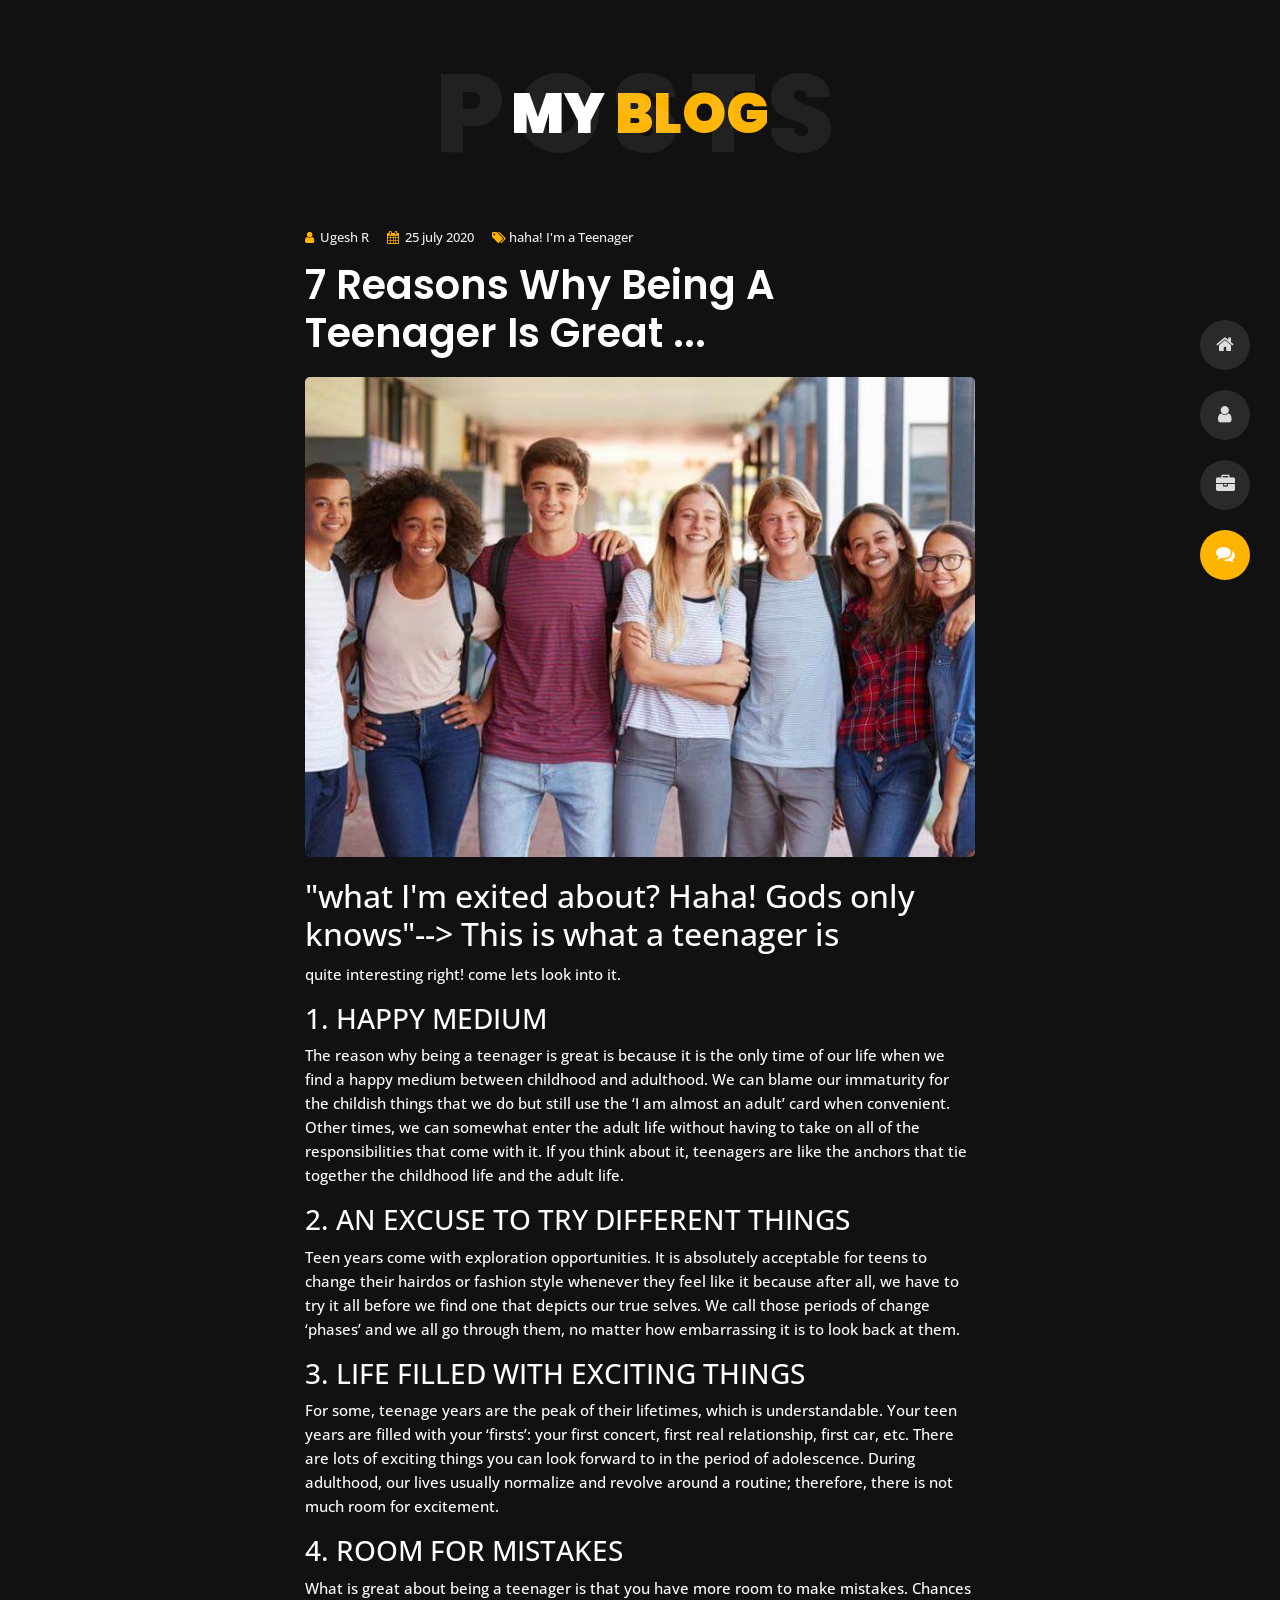
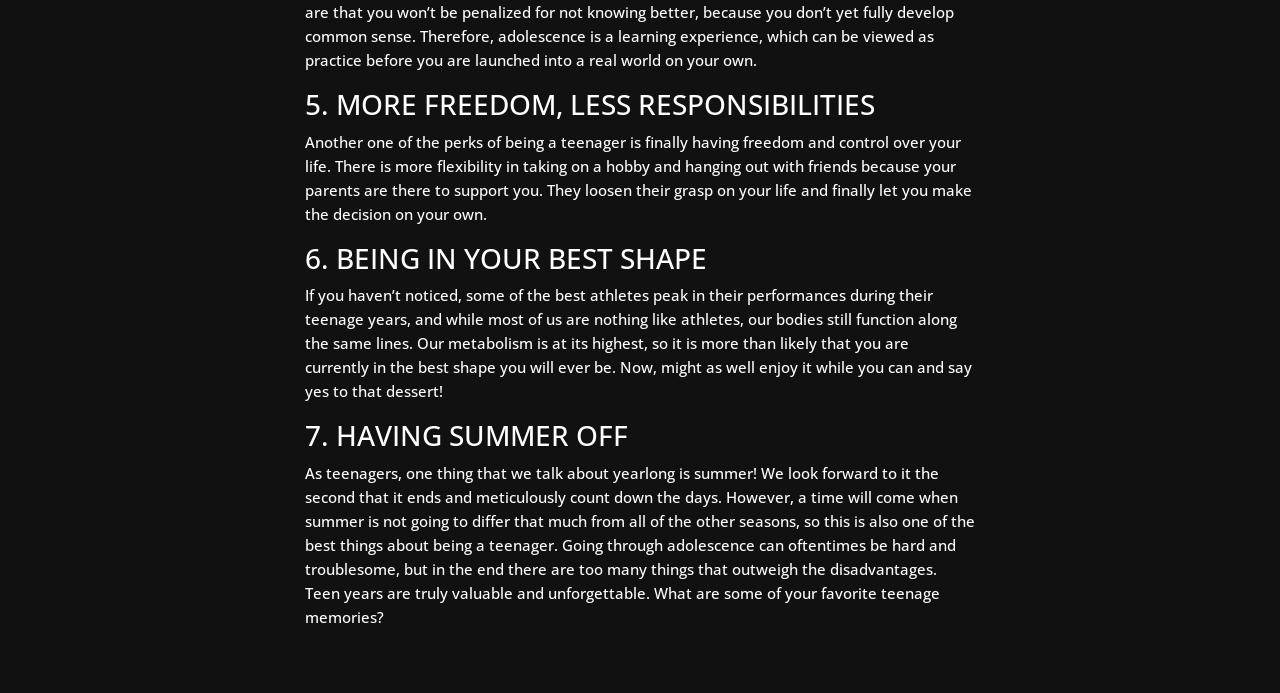
<file: blog-post 6.html>
<!DOCTYPE html>
<html lang="en">


<head>
    <meta charset="utf-8">
    <link rel="icon" href="images/intro-image%20-%20portrait.png">
    <title>Blog - Teenagers</title>
    <meta name="viewport" content="width=device-width, initial-scale=1">

    <link href="https://fonts.googleapis.com/css?family=Poppins:400,400i,500,500i,600,600i,700,700i,800,800i,900,900i" rel="stylesheet">
    <link href="https://fonts.googleapis.com/css?family=Open+Sans:300,400,400i,600,600i,700" rel="stylesheet">

    <link href="css/bootstrap.min.css" rel="stylesheet">
    <link href="css/preloader.min.css" rel="stylesheet">
    <link href="css/circle.css" rel="stylesheet">
    <link href="css/font-awesome.min.css" rel="stylesheet">
    <link href="css/fm.revealator.jquery.min.css" rel="stylesheet">
    <link href="css/style.css" rel="stylesheet">

    <link href="css/skins/yellow.css" rel="stylesheet">

    <script src="js/modernizr.custom.js"></script>
</head>

<body class="blog-post">

<header class="header" id="navbar-collapse-toggle">
    <ul class="icon-menu d-none d-lg-block revealator-slideup revealator-once revealator-delay1">
        <li class="icon-box">
            <i class="fa fa-home"></i>
            <a href="index.html">
                <h2>Home</h2>
            </a>
        </li>
        <li class="icon-box">
            <i class="fa fa-user"></i>
            <a href="about.html">
                <h2>Resume</h2>
            </a>
        </li>
        <li class="icon-box">
            <i class="fa fa-briefcase"></i>
            <a href="portfolio.html">
                <h2>Portfolio</h2>
            </a>
        </li>
        <li class="icon-box active">
            <i class="fa fa-comments"></i>
            <a href="blog.html">
                <h2>Blog</h2>
            </a>
        </li>
    </ul>
    <nav role="navigation" class="d-block d-lg-none">
        <div id="menuToggle">
            <input type="checkbox" />
            <span></span>
            <span></span>
            <span></span>
            <ul class="list-unstyled" id="menu">
                <li><a href="index.html"><i class="fa fa-home"></i><span>Home</span></a></li>
                <li><a href="about.html"><i class="fa fa-user"></i><span>Resume</span></a></li>
                <li><a href="portfolio.html"><i class="fa fa-folder-open"></i><span>Portfolio</span></a></li>
                <li class="active"><a href="blog.html"><i class="fa fa-comments"></i><span>Blog</span></a></li>
            </ul>
        </div>
    </nav>
</header>
<section class="title-section text-left text-sm-center revealator-slideup revealator-once revealator-delay1">
    <h1>my <span>blog</span></h1>
    <span class="title-bg">posts</span>
</section>
<section class="main-content revealator-slideup revealator-once revealator-delay1">
    <div class="container">
        <div class="row">
            <article class="col-12">
                <div class="meta open-sans-font">
                    <span><i class="fa fa-user"></i> Ugesh R</span>
                    <span class="date"><i class="fa fa-calendar"></i> 25 july 2020</span>
                    <span><i class="fa fa-tags"></i>haha! I'm a Teenager</span>
                </div>
                <h1 class="text-uppercase text-capitalize"> 7 Reasons Why Being a Teenager is Great ...
</h1>
                <img src="img/blog/6.jpg" class="img-fluid" alt="Blog image"/>
                <div class="blog-excerpt open-sans-font pb-5">
                    <h2>"what I'm exited about? Haha! Gods only knows"--> This is what a teenager is</h2>
                    <p>quite interesting right! come lets look into it.</p>
                    
                    
                    <h3>1.
HAPPY MEDIUM</h3>
                    <p> The reason why being a teenager is great is because it is the only time of our life when we find a happy medium between childhood and adulthood. We can blame our immaturity for the childish things that we do but still use the ‘I am almost an adult’ card when convenient. Other times, we can somewhat enter the adult life without having to take on all of the responsibilities that come with it. If you think about it, teenagers are like the anchors that tie together the childhood life and the adult life.
</p>
                    <h3>2.
AN EXCUSE TO TRY DIFFERENT THINGS</h3>
                    <p> Teen years come with exploration opportunities. It is absolutely acceptable for teens to change their hairdos or fashion style whenever they feel like it because after all, we have to try it all before we find one that depicts our true selves. We call those periods of change ‘phases’ and we all go through them, no matter how embarrassing it is to look back at them.</p>
                    <h3>3.
LIFE FILLED WITH EXCITING THINGS</h3>
                    <p>For some, teenage years are the peak of their lifetimes, which is understandable. Your teen years are filled with your ‘firsts’: your first concert, first real relationship, first car, etc. There are lots of exciting things you can look forward to in the period of adolescence. During adulthood, our lives usually normalize and revolve around a routine; therefore, there is not much room for excitement.</p>
                    <h3>4.
ROOM FOR MISTAKES</h3>
                    <p>What is great about being a teenager is that you have more room to make mistakes. Chances are that you won’t be penalized for not knowing better, because you don’t yet fully develop common sense. Therefore, adolescence is a learning experience, which can be viewed as practice before you are launched into a real world on your own.</p>
                    <h3>5.
MORE FREEDOM, LESS RESPONSIBILITIES</h3>
                    <p>Another one of the perks of being a teenager is finally having freedom and control over your life. There is more flexibility in taking on a hobby and hanging out with friends because your parents are there to support you. They loosen their grasp on your life and finally let you make the decision on your own.</p>
                    <h3>6.
BEING IN YOUR BEST SHAPE</h3>
                    <p>If you haven’t noticed, some of the best athletes peak in their performances during their teenage years, and while most of us are nothing like athletes, our bodies still function along the same lines. Our metabolism is at its highest, so it is more than likely that you are currently in the best shape you will ever be. Now, might as well enjoy it while you can and say yes to that dessert!</p>
                    <h3>7.
HAVING SUMMER OFF</h3>
                    <p>As teenagers, one thing that we talk about yearlong is summer! We look forward to it the second that it ends and meticulously count down the days. However, a time will come when summer is not going to differ that much from all of the other seasons, so this is also one of the best things about being a teenager.

Going through adolescence can oftentimes be hard and troublesome, but in the end there are too many things that outweigh the disadvantages. Teen years are truly valuable and unforgettable. What are some of your favorite teenage memories?</p>
                    
                </div>
            </article>
        </div>
    </div>
</section>
<script src="js/jquery-3.5.0.min.js"></script>
<script src="js/styleswitcher.js"></script>
<script src="js/preloader.min.js"></script>
<script src="js/fm.revealator.jquery.min.js"></script>
<script src="js/imagesloaded.pkgd.min.js"></script>
<script src="js/masonry.pkgd.min.js"></script>
<script src="js/classie.js"></script>
<script src="js/cbpGridGallery.js"></script>
<script src="js/jquery.hoverdir.js"></script>
<script src="js/popper.min.js"></script>
<script src="js/bootstrap.js"></script>
<script src="js/custom.js"></script>

</body>


</html>
</file>
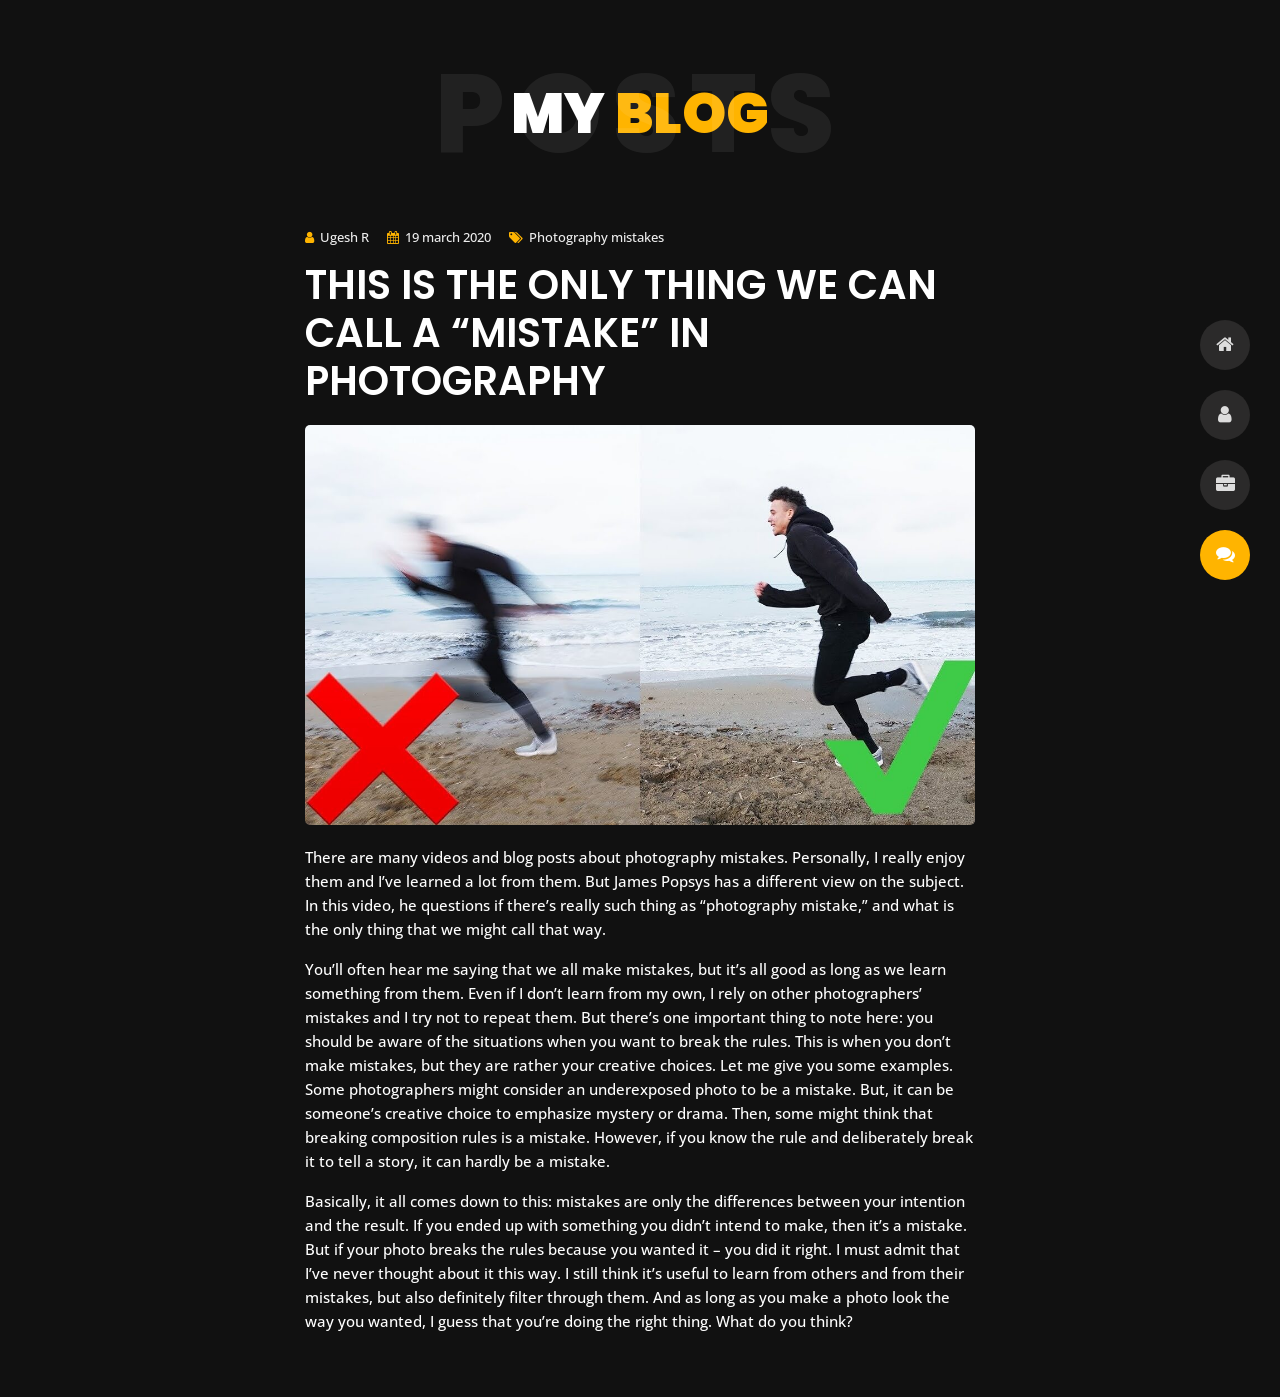
<file: blog-post.html>
<!DOCTYPE html>
<html lang="en">


<head>
    <meta charset="utf-8">
    <link rel="icon" href="images/intro-image%20-%20portrait.png">
    <title>Blog - Photography mistakes</title>
    <meta name="viewport" content="width=device-width, initial-scale=1">

    <link href="https://fonts.googleapis.com/css?family=Poppins:400,400i,500,500i,600,600i,700,700i,800,800i,900,900i" rel="stylesheet">
    <link href="https://fonts.googleapis.com/css?family=Open+Sans:300,400,400i,600,600i,700" rel="stylesheet">

    <link href="css/bootstrap.min.css" rel="stylesheet">
    <link href="css/preloader.min.css" rel="stylesheet">
    <link href="css/circle.css" rel="stylesheet">
    <link href="css/font-awesome.min.css" rel="stylesheet">
    <link href="css/fm.revealator.jquery.min.css" rel="stylesheet">
    <link href="css/style.css" rel="stylesheet">

    <link href="css/skins/yellow.css" rel="stylesheet">

    <script src="js/modernizr.custom.js"></script>
</head>

<body class="blog-post">

<header class="header" id="navbar-collapse-toggle">
    <ul class="icon-menu d-none d-lg-block revealator-slideup revealator-once revealator-delay1">
        <li class="icon-box">
            <i class="fa fa-home"></i>
            <a href="index.html">
                <h2>Home</h2>
            </a>
        </li>
        <li class="icon-box">
            <i class="fa fa-user"></i>
            <a href="about.html">
                <h2>Resume</h2>
            </a>
        </li>
        <li class="icon-box">
            <i class="fa fa-briefcase"></i>
            <a href="portfolio.html">
                <h2>Portfolio</h2>
            </a>
        </li>

        <li class="icon-box active">
            <i class="fa fa-comments"></i>
            <a href="blog.html">
                <h2>Blog</h2>
            </a>
        </li>
    </ul>
    <nav role="navigation" class="d-block d-lg-none">
        <div id="menuToggle">
            <input type="checkbox" />
            <span></span>
            <span></span>
            <span></span>
            <ul class="list-unstyled" id="menu">
                <li><a href="index.html"><i class="fa fa-home"></i><span>Home</span></a></li>
                <li><a href="about.html"><i class="fa fa-user"></i><span>Resume</span></a></li>
                <li><a href="portfolio.html"><i class="fa fa-folder-open"></i><span>Portfolio</span></a></li>
          
                <li class="active"><a href="blog.html"><i class="fa fa-comments"></i><span>Blog</span></a></li>
            </ul>
        </div>
    </nav>
</header>
<section class="title-section text-left text-sm-center revealator-slideup revealator-once revealator-delay1">
    <h1>my <span>blog</span></h1>
    <span class="title-bg">posts</span>
</section>
<section class="main-content revealator-slideup revealator-once revealator-delay1">
    <div class="container">
        <div class="row">
            <article class="col-12">
                <div class="meta open-sans-font">
                    <span><i class="fa fa-user"></i> Ugesh R</span>
                    <span class="date"><i class="fa fa-calendar"></i> 19 march 2020</span>
                    <span><i class="fa fa-tags"></i> Photography mistakes</span>
                </div>
                <h1 class="text-uppercase text-capitalize">THIS IS THE ONLY THING WE CAN CALL A “MISTAKE” IN PHOTOGRAPHY</h1>
                <img src="img/blog/1.jpg" class="img-fluid" alt="Blog image"/>
                <div class="blog-excerpt open-sans-font pb-5">
                    <p>There are many videos and blog posts about photography mistakes. Personally, I really enjoy them and I’ve learned a lot from them. But James Popsys has a different view on the subject. In this video, he questions if there’s really such thing as “photography mistake,” and what is the only thing that we might call that way.</p>
                    
                    <p>You’ll often hear me saying that we all make mistakes, but it’s all good as long as we learn something from them. Even if I don’t learn from my own, I rely on other photographers’ mistakes and I try not to repeat them. But there’s one important thing to note here: you should be aware of the situations when you want to break the rules. This is when you don’t make mistakes, but they are rather your creative choices.

Let me give you some examples. Some photographers might consider an underexposed photo to be a mistake. But, it can be someone’s creative choice to emphasize mystery or drama. Then, some might think that breaking composition rules is a mistake. However, if you know the rule and deliberately break it to tell a story, it can hardly be a mistake.
                    </p>
                    
                    <p>Basically, it all comes down to this: mistakes are only the differences between your intention and the result. If you ended up with something you didn’t intend to make, then it’s a mistake. But if your photo breaks the rules because you wanted it – you did it right.

I must admit that I’ve never thought about it this way. I still think it’s useful to learn from others and from their mistakes, but also definitely filter through them. And as long as you make a photo look the way you wanted, I guess that you’re doing the right thing. What do you think?</p>
                </div>
            </article>
        </div>
    </div>
</section>
<script src="js/jquery-3.5.0.min.js"></script>
<script src="js/styleswitcher.js"></script>
<script src="js/preloader.min.js"></script>
<script src="js/fm.revealator.jquery.min.js"></script>
<script src="js/imagesloaded.pkgd.min.js"></script>
<script src="js/masonry.pkgd.min.js"></script>
<script src="js/classie.js"></script>
<script src="js/cbpGridGallery.js"></script>
<script src="js/jquery.hoverdir.js"></script>
<script src="js/popper.min.js"></script>
<script src="js/bootstrap.js"></script>
<script src="js/custom.js"></script>

</body>


</html>
</file>
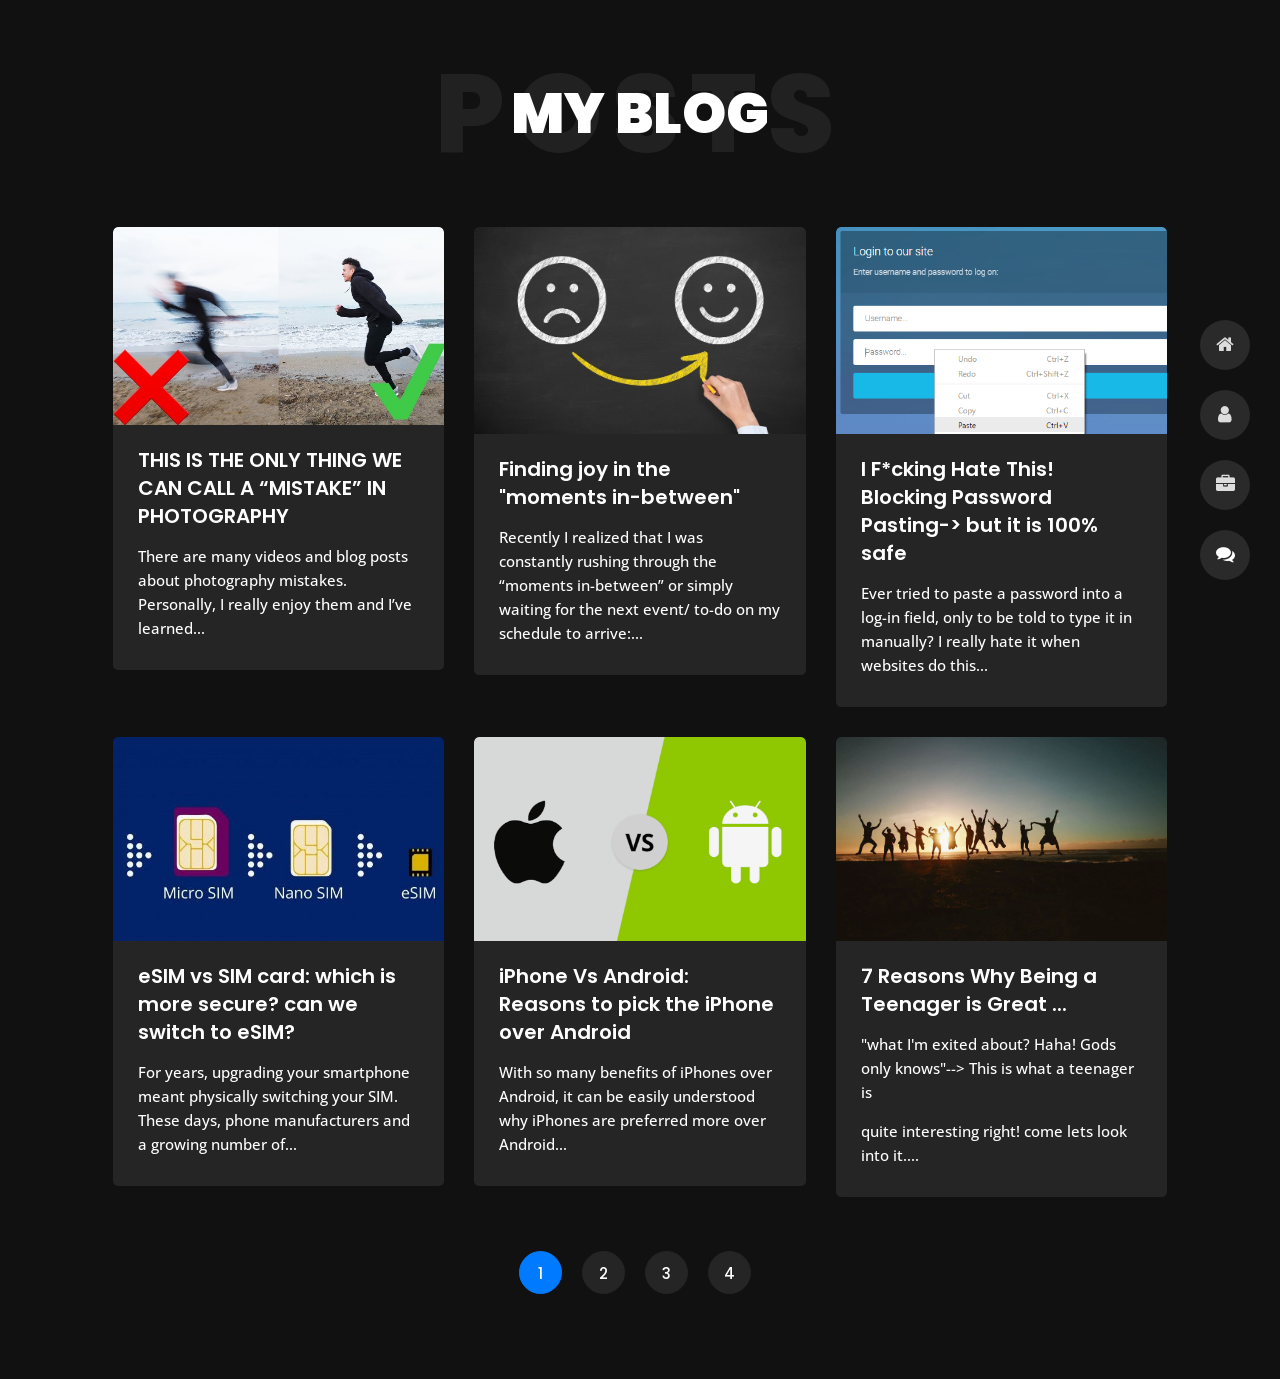
<file: blog.html>
﻿<!DOCTYPE html>
<html lang="en">



<head>
    <meta charset="utf-8">
    <link rel="icon" href="images/intro-image%20-%20portrait.png">
    <title>Ugesh R | Blog</title>
    <meta name="viewport" content="width=device-width, initial-scale=1">

    
    <link href="https://fonts.googleapis.com/css?family=Poppins:400,400i,500,500i,600,600i,700,700i,800,800i,900,900i" rel="stylesheet">
    <link href="https://fonts.googleapis.com/css?family=Open+Sans:300,400,400i,600,600i,700" rel="stylesheet">

    <link href="css/bootstrap.min.css" rel="stylesheet">
    <link href="css/preloader.min.css" rel="stylesheet">
    <link href="css/circle.css" rel="stylesheet">
    <link href="css/font-awesome.min.css" rel="stylesheet">
    <link href="css/fm.revealator.jquery.min.css" rel="stylesheet">
    <link href="css/style.css" rel="stylesheet">

    

    <script src="js/modernizr.custom.js"></script>
</head>

<body class="blog">


<header class="header" id="navbar-collapse-toggle">
    <ul class="icon-menu d-none d-lg-block revealator-slideup revealator-once revealator-delay1">
        <li class="icon-box">
            <i class="fa fa-home"></i>
            <a href="index.html">
                <h2>Home</h2>
            </a>
        </li>
        <li class="icon-box">
            <i class="fa fa-user"></i>
            <a href="about.html">
                <h2>Resume</h2>
            </a>
        </li>
        <li class="icon-box">
            <i class="fa fa-briefcase"></i>
            <a href="portfolio.html">
                <h2>Portfolio</h2>
            </a>
        </li>

        <li class="icon-box active">
            <i class="fa fa-comments"></i>
            <a href="blog.html">
                <h2>Blog</h2>
            </a>
        </li>
    </ul>

    <nav role="navigation" class="d-block d-lg-none">
        <div id="menuToggle">
            <input type="checkbox" />
            <span></span>
            <span></span>
            <span></span>
            <ul class="list-unstyled" id="menu">
                <li><a href="index.html"><i class="fa fa-home"></i><span>Home</span></a></li>
                <li><a href="about.html"><i class="fa fa-user"></i><span>Resume</span></a></li>
                <li><a href="portfolio.html"><i class="fa fa-folder-open"></i><span>Portfolio</span></a></li>
              
                <li class="active"><a href="blog.html"><i class="fa fa-comments"></i><span>Blog</span></a></li>
            </ul>
        </div>
    </nav>
  
</header>

<section class="title-section text-left text-sm-center revealator-slideup revealator-once revealator-delay1">
    <h1>my <span>blog</span></h1>
    <span class="title-bg">posts</span>
</section>

<section class="main-content revealator-slideup revealator-once revealator-delay1">
    <div class="container">
       
        <div class="row">
          
            <div class="col-12 col-md-6 col-lg-6 col-xl-4 mb-30">
                <article class="post-container">
                    <div class="post-thumb">
                        <a href="blog-post.html" class="d-block position-relative overflow-hidden">
                            <img src="img/blog/1.jpg" class="img-fluid" alt="Blog Post">
                        </a>
                    </div>
                    <div class="post-content">
                        <div class="entry-header">
                            <h3><a href="blog-post.html">THIS IS THE ONLY THING WE CAN CALL A “MISTAKE” IN PHOTOGRAPHY</a></h3>
                        </div>
                        <div class="entry-content open-sans-font">
                            <p>There are many videos and blog posts about photography mistakes. Personally, I really enjoy them and I’ve learned...
                            </p>
                        </div>
                    </div>
                </article>
            </div>
        
            <div class="col-12 col-md-6 col-lg-6 col-xl-4 mb-30">
                <article class="post-container">
                    <div class="post-thumb">
                        <a href="blog-post%202.html" class="d-block position-relative overflow-hidden">
                            <img src="img/blog/2.jpg" class="img-fluid" alt="">
                        </a>
                    </div>
                    <div class="post-content">
                        <div class="entry-header">
                            <h3><a href="blog-post%202.html">Finding joy in the "moments in-between"</a></h3>
                        </div>
                        <div class="entry-content open-sans-font">
                            <p>Recently I realized that I was constantly rushing through the “moments in-between” or simply waiting for the next event/ to-do on my schedule to arrive:...
                            </p>
                        </div>
                    </div>
                </article>
            </div>
       
            <div class="col-12 col-md-6 col-lg-6 col-xl-4 mb-30">
                <article class="post-container">
                    <div class="post-thumb">
                        <a href="blog-post%203.html" class="d-block position-relative overflow-hidden">
                            <img src="img/blog/3.png" class="img-fluid" alt="">
                        </a>
                    </div>
                    <div class="post-content">
                        <div class="entry-header">
                            <h3><a href="blog-post%203.html">I F*cking Hate This! Blocking Password Pasting-> but it is 100% safe</a></h3>
                        </div>
                        <div class="entry-content open-sans-font">
                            <p>Ever tried to paste a password into a log-in field, only to be told to type it in manually?

I really hate it when websites do this...
                            </p>
                        </div>
                    </div>
                </article>
            </div>
          
            <div class="col-12 col-md-6 col-lg-6 col-xl-4 mb-30">
                <article class="post-container">
                    <div class="post-thumb">
                        <a href="blog-post%204.html" class="d-block position-relative overflow-hidden">
                            <img src="img/blog/4.jpg" class="img-fluid" alt="">
                        </a>
                    </div>
                    <div class="post-content">
                        <div class="entry-header">
                            <h3><a href="blog-post%204.html">eSIM vs SIM card: which is more secure? can we switch to eSIM?</a></h3>
                        </div>
                        <div class="entry-content open-sans-font">
                            <p>For years, upgrading your smartphone meant physically switching your SIM. These days, phone manufacturers and a growing number of...
                            </p>
                        </div>
                    </div>
                </article>
            </div>
        
            <div class="col-12 col-md-6 col-lg-6 col-xl-4 mb-30">
                <article class="post-container">
                    <div class="post-thumb">
                        <a href="blog-post%205.html" class="d-block position-relative overflow-hidden">
                            <img src="img/blog/5.png" class="img-fluid" alt="">
                        </a>
                    </div>
                    <div class="post-content">
                        <div class="entry-header">
                            <h3><a href="blog-post%205.html">iPhone Vs Android: Reasons to pick the iPhone over Android</a></h3>
                        </div>
                        <div class="entry-content open-sans-font">
                            <p>With so many benefits of iPhones over Android, it can be easily understood why iPhones are preferred more over Android...
                            </p>
                        </div>
                    </div>
                </article>
            </div>
          
            <div class="col-12 col-md-6 col-lg-6 col-xl-4 mb-30">
                <article class="post-container">
                    <div class="post-thumb">
                        <a href="blog-post%206.html" class="d-block position-relative overflow-hidden">
                            <img src="img/blog/blog-post-6.jpg" class="img-fluid" alt="">
                        </a>
                    </div>
                    <div class="post-content">
                        <div class="entry-header">
                            <h3><a href="blog-post%206.html">7 Reasons Why Being a Teenager is Great ...
</a></h3>
                        </div>
                        <div class="entry-content open-sans-font">
                            <p>"what I'm exited about? Haha! Gods only knows"--> This is what a teenager is
                    <p>quite interesting right! come lets look into it....
                            </p>
                        </div>
                    </div>
                </article>
            </div>
         
            <div class="col-12 mt-4">
                <nav aria-label="Page navigation example">
                    <ul class="pagination justify-content-center mb-0">
                        <li class="page-item active"><a class="page-link" href="#">1</a></li>
                        <li class="page-item"><a class="page-link" href="#">2</a></li>
                        <li class="page-item"><a class="page-link" href="#">3</a></li>
                        <li class="page-item"><a class="page-link" href="#">4</a></li>
                    </ul>
                </nav>
            </div>
            
        </div>
        
    </div>

</section>

<script src="js/jquery-3.5.0.min.js"></script>
<script src="js/styleswitcher.js"></script>
<script src="js/preloader.min.js"></script>
<script src="js/fm.revealator.jquery.min.js"></script>
<script src="js/imagesloaded.pkgd.min.js"></script>
<script src="js/masonry.pkgd.min.js"></script>
<script src="js/classie.js"></script>
<script src="js/cbpGridGallery.js"></script>
<script src="js/jquery.hoverdir.js"></script>
<script src="js/popper.min.js"></script>
<script src="js/bootstrap.js"></script>
<script src="js/custom.js"></script>

</body>


</html>
</file>
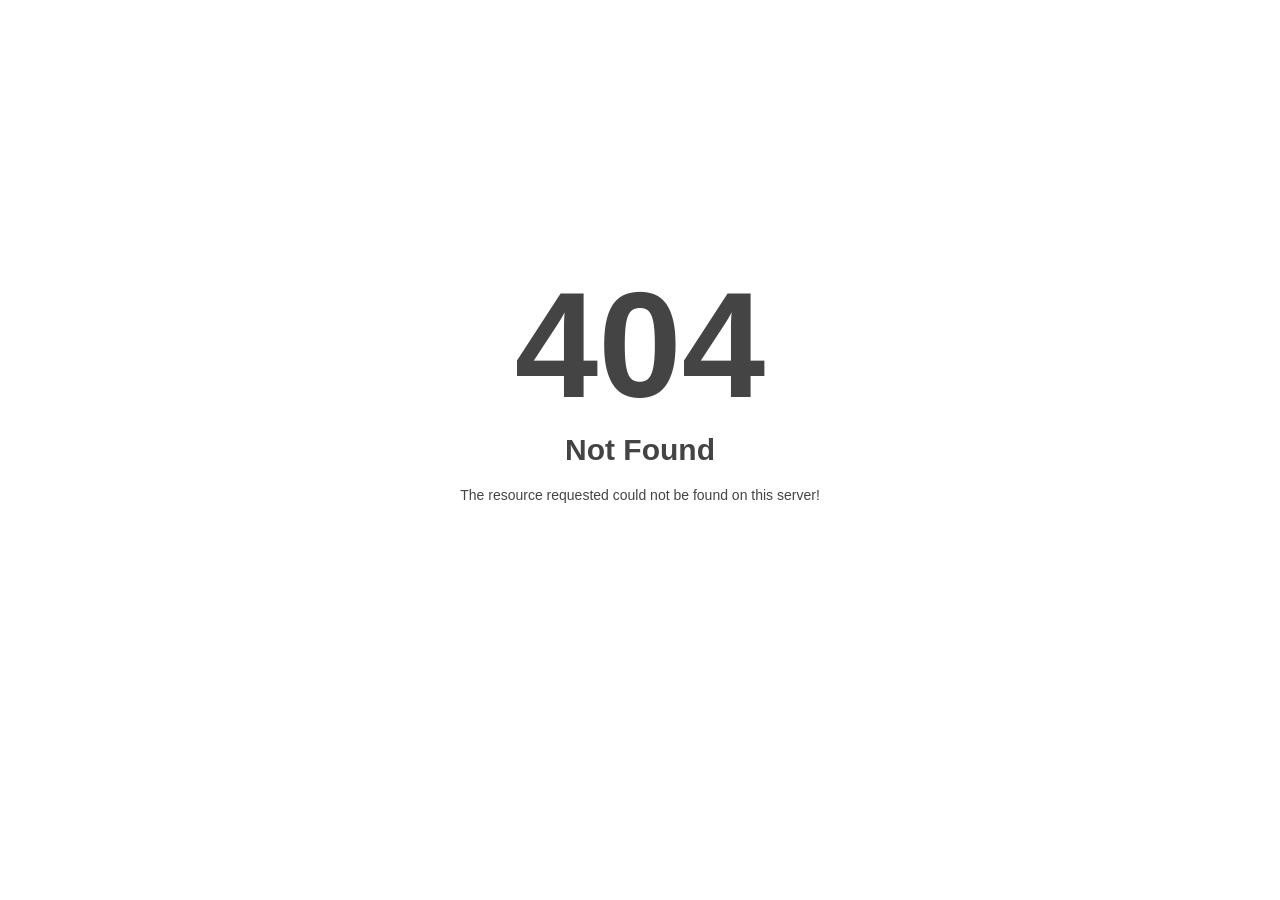
<file: css1/owl.video.play.html>
<!DOCTYPE html>
<html style="height:100%">
<head>
<meta name="viewport" content="width=device-width, initial-scale=1, shrink-to-fit=no" >
<title> 404 Not Found
</title></head>
<body style="color: #444; margin:0;font: normal 14px/20px Arial, Helvetica, sans-serif; height:100%; background-color: #fff;">
<div style="height:auto; min-height:100%; ">     <div style="text-align: center; width:800px; margin-left: -400px; position:absolute; top: 30%; left:50%;">
        <h1 style="margin:0; font-size:150px; line-height:150px; font-weight:bold;">404</h1>
<h2 style="margin-top:20px;font-size: 30px;">Not Found
</h2>
<p>The resource requested could not be found on this server!</p>
</div></div></body></html>
</file>
<file: css/circle.css>
.rect-auto,
.c100.p51 .slice,
.c100.p52 .slice,
.c100.p53 .slice,
.c100.p54 .slice,
.c100.p55 .slice,
.c100.p56 .slice,
.c100.p57 .slice,
.c100.p58 .slice,
.c100.p59 .slice,
.c100.p60 .slice,
.c100.p61 .slice,
.c100.p62 .slice,
.c100.p63 .slice,
.c100.p64 .slice,
.c100.p65 .slice,
.c100.p66 .slice,
.c100.p67 .slice,
.c100.p68 .slice,
.c100.p69 .slice,
.c100.p70 .slice,
.c100.p71 .slice,
.c100.p72 .slice,
.c100.p73 .slice,
.c100.p74 .slice,
.c100.p75 .slice,
.c100.p76 .slice,
.c100.p77 .slice,
.c100.p78 .slice,
.c100.p79 .slice,
.c100.p80 .slice,
.c100.p81 .slice,
.c100.p82 .slice,
.c100.p83 .slice,
.c100.p84 .slice,
.c100.p85 .slice,
.c100.p86 .slice,
.c100.p87 .slice,
.c100.p88 .slice,
.c100.p89 .slice,
.c100.p90 .slice,
.c100.p91 .slice,
.c100.p92 .slice,
.c100.p93 .slice,
.c100.p94 .slice,
.c100.p95 .slice,
.c100.p96 .slice,
.c100.p97 .slice,
.c100.p98 .slice,
.c100.p99 .slice,
.c100.p100 .slice {
  clip: rect(auto, auto, auto, auto);
}
.pie,
.c100 .bar,
.c100.p51 .fill,
.c100.p52 .fill,
.c100.p53 .fill,
.c100.p54 .fill,
.c100.p55 .fill,
.c100.p56 .fill,
.c100.p57 .fill,
.c100.p58 .fill,
.c100.p59 .fill,
.c100.p60 .fill,
.c100.p61 .fill,
.c100.p62 .fill,
.c100.p63 .fill,
.c100.p64 .fill,
.c100.p65 .fill,
.c100.p66 .fill,
.c100.p67 .fill,
.c100.p68 .fill,
.c100.p69 .fill,
.c100.p70 .fill,
.c100.p71 .fill,
.c100.p72 .fill,
.c100.p73 .fill,
.c100.p74 .fill,
.c100.p75 .fill,
.c100.p76 .fill,
.c100.p77 .fill,
.c100.p78 .fill,
.c100.p79 .fill,
.c100.p80 .fill,
.c100.p81 .fill,
.c100.p82 .fill,
.c100.p83 .fill,
.c100.p84 .fill,
.c100.p85 .fill,
.c100.p86 .fill,
.c100.p87 .fill,
.c100.p88 .fill,
.c100.p89 .fill,
.c100.p90 .fill,
.c100.p91 .fill,
.c100.p92 .fill,
.c100.p93 .fill,
.c100.p94 .fill,
.c100.p95 .fill,
.c100.p96 .fill,
.c100.p97 .fill,
.c100.p98 .fill,
.c100.p99 .fill,
.c100.p100 .fill {
  position: absolute;
  border: 0.08em solid #307bbb;
  width: 0.84em;
  height: 0.84em;
  clip: rect(0em, 0.5em, 1em, 0em);
  border-radius: 50%;
  -webkit-transform: rotate(0deg);
  -moz-transform: rotate(0deg);
  -ms-transform: rotate(0deg);
  -o-transform: rotate(0deg);
  transform: rotate(0deg);
}
.pie-fill,
.c100.p51 .bar:after,
.c100.p51 .fill,
.c100.p52 .bar:after,
.c100.p52 .fill,
.c100.p53 .bar:after,
.c100.p53 .fill,
.c100.p54 .bar:after,
.c100.p54 .fill,
.c100.p55 .bar:after,
.c100.p55 .fill,
.c100.p56 .bar:after,
.c100.p56 .fill,
.c100.p57 .bar:after,
.c100.p57 .fill,
.c100.p58 .bar:after,
.c100.p58 .fill,
.c100.p59 .bar:after,
.c100.p59 .fill,
.c100.p60 .bar:after,
.c100.p60 .fill,
.c100.p61 .bar:after,
.c100.p61 .fill,
.c100.p62 .bar:after,
.c100.p62 .fill,
.c100.p63 .bar:after,
.c100.p63 .fill,
.c100.p64 .bar:after,
.c100.p64 .fill,
.c100.p65 .bar:after,
.c100.p65 .fill,
.c100.p66 .bar:after,
.c100.p66 .fill,
.c100.p67 .bar:after,
.c100.p67 .fill,
.c100.p68 .bar:after,
.c100.p68 .fill,
.c100.p69 .bar:after,
.c100.p69 .fill,
.c100.p70 .bar:after,
.c100.p70 .fill,
.c100.p71 .bar:after,
.c100.p71 .fill,
.c100.p72 .bar:after,
.c100.p72 .fill,
.c100.p73 .bar:after,
.c100.p73 .fill,
.c100.p74 .bar:after,
.c100.p74 .fill,
.c100.p75 .bar:after,
.c100.p75 .fill,
.c100.p76 .bar:after,
.c100.p76 .fill,
.c100.p77 .bar:after,
.c100.p77 .fill,
.c100.p78 .bar:after,
.c100.p78 .fill,
.c100.p79 .bar:after,
.c100.p79 .fill,
.c100.p80 .bar:after,
.c100.p80 .fill,
.c100.p81 .bar:after,
.c100.p81 .fill,
.c100.p82 .bar:after,
.c100.p82 .fill,
.c100.p83 .bar:after,
.c100.p83 .fill,
.c100.p84 .bar:after,
.c100.p84 .fill,
.c100.p85 .bar:after,
.c100.p85 .fill,
.c100.p86 .bar:after,
.c100.p86 .fill,
.c100.p87 .bar:after,
.c100.p87 .fill,
.c100.p88 .bar:after,
.c100.p88 .fill,
.c100.p89 .bar:after,
.c100.p89 .fill,
.c100.p90 .bar:after,
.c100.p90 .fill,
.c100.p91 .bar:after,
.c100.p91 .fill,
.c100.p92 .bar:after,
.c100.p92 .fill,
.c100.p93 .bar:after,
.c100.p93 .fill,
.c100.p94 .bar:after,
.c100.p94 .fill,
.c100.p95 .bar:after,
.c100.p95 .fill,
.c100.p96 .bar:after,
.c100.p96 .fill,
.c100.p97 .bar:after,
.c100.p97 .fill,
.c100.p98 .bar:after,
.c100.p98 .fill,
.c100.p99 .bar:after,
.c100.p99 .fill,
.c100.p100 .bar:after,
.c100.p100 .fill {
  -webkit-transform: rotate(180deg);
  -moz-transform: rotate(180deg);
  -ms-transform: rotate(180deg);
  -o-transform: rotate(180deg);
  transform: rotate(180deg);
}
.c100 {
  position: relative;
  font-size: 120px;
  width: 1em;
  height: 1em;
  border-radius: 50%;
  float: left;
  margin: 0 0.1em 0.1em 0;
  background-color: #cccccc;
}
.c100 *,
.c100 *:before,
.c100 *:after {
  -webkit-box-sizing: content-box;
  -moz-box-sizing: content-box;
  box-sizing: content-box;
}
.c100.center {
  float: none;
  margin: 0 auto;
}
.c100.big {
  font-size: 240px;
}
.c100.small {
  font-size: 80px;
}
.c100 > span {
  position: absolute;
  width: 100%;
  z-index: 1;
  left: 0;
  top: 0;
  width: 5em;
  line-height: 5em;
  font-size: 0.2em;
  color: #cccccc;
  display: block;
  text-align: center;
  white-space: nowrap;
  -webkit-transition-property: all;
  -moz-transition-property: all;
  -o-transition-property: all;
  transition-property: all;
  -webkit-transition-duration: 0.2s;
  -moz-transition-duration: 0.2s;
  -o-transition-duration: 0.2s;
  transition-duration: 0.2s;
  -webkit-transition-timing-function: ease-out;
  -moz-transition-timing-function: ease-out;
  -o-transition-timing-function: ease-out;
  transition-timing-function: ease-out;
}
.c100:after {
  position: absolute;
  top: 0.08em;
  left: 0.08em;
  display: block;
  content: " ";
  border-radius: 50%;
  background-color: #f5f5f5;
  width: 0.84em;
  height: 0.84em;
  -webkit-transition-property: all;
  -moz-transition-property: all;
  -o-transition-property: all;
  transition-property: all;
  -webkit-transition-duration: 0.2s;
  -moz-transition-duration: 0.2s;
  -o-transition-duration: 0.2s;
  transition-duration: 0.2s;
  -webkit-transition-timing-function: ease-in;
  -moz-transition-timing-function: ease-in;
  -o-transition-timing-function: ease-in;
  transition-timing-function: ease-in;
}
.c100 .slice {
  position: absolute;
  width: 1em;
  height: 1em;
  clip: rect(0em, 1em, 1em, 0.5em);
}
.c100.p1 .bar {
  -webkit-transform: rotate(3.6deg);
  -moz-transform: rotate(3.6deg);
  -ms-transform: rotate(3.6deg);
  -o-transform: rotate(3.6deg);
  transform: rotate(3.6deg);
}
.c100.p2 .bar {
  -webkit-transform: rotate(7.2deg);
  -moz-transform: rotate(7.2deg);
  -ms-transform: rotate(7.2deg);
  -o-transform: rotate(7.2deg);
  transform: rotate(7.2deg);
}
.c100.p3 .bar {
  -webkit-transform: rotate(10.8deg);
  -moz-transform: rotate(10.8deg);
  -ms-transform: rotate(10.8deg);
  -o-transform: rotate(10.8deg);
  transform: rotate(10.8deg);
}
.c100.p4 .bar {
  -webkit-transform: rotate(14.4deg);
  -moz-transform: rotate(14.4deg);
  -ms-transform: rotate(14.4deg);
  -o-transform: rotate(14.4deg);
  transform: rotate(14.4deg);
}
.c100.p5 .bar {
  -webkit-transform: rotate(18deg);
  -moz-transform: rotate(18deg);
  -ms-transform: rotate(18deg);
  -o-transform: rotate(18deg);
  transform: rotate(18deg);
}
.c100.p6 .bar {
  -webkit-transform: rotate(21.6deg);
  -moz-transform: rotate(21.6deg);
  -ms-transform: rotate(21.6deg);
  -o-transform: rotate(21.6deg);
  transform: rotate(21.6deg);
}
.c100.p7 .bar {
  -webkit-transform: rotate(25.2deg);
  -moz-transform: rotate(25.2deg);
  -ms-transform: rotate(25.2deg);
  -o-transform: rotate(25.2deg);
  transform: rotate(25.2deg);
}
.c100.p8 .bar {
  -webkit-transform: rotate(28.8deg);
  -moz-transform: rotate(28.8deg);
  -ms-transform: rotate(28.8deg);
  -o-transform: rotate(28.8deg);
  transform: rotate(28.8deg);
}
.c100.p9 .bar {
  -webkit-transform: rotate(32.4deg);
  -moz-transform: rotate(32.4deg);
  -ms-transform: rotate(32.4deg);
  -o-transform: rotate(32.4deg);
  transform: rotate(32.4deg);
}
.c100.p10 .bar {
  -webkit-transform: rotate(36deg);
  -moz-transform: rotate(36deg);
  -ms-transform: rotate(36deg);
  -o-transform: rotate(36deg);
  transform: rotate(36deg);
}
.c100.p11 .bar {
  -webkit-transform: rotate(39.6deg);
  -moz-transform: rotate(39.6deg);
  -ms-transform: rotate(39.6deg);
  -o-transform: rotate(39.6deg);
  transform: rotate(39.6deg);
}
.c100.p12 .bar {
  -webkit-transform: rotate(43.2deg);
  -moz-transform: rotate(43.2deg);
  -ms-transform: rotate(43.2deg);
  -o-transform: rotate(43.2deg);
  transform: rotate(43.2deg);
}
.c100.p13 .bar {
  -webkit-transform: rotate(46.800000000000004deg);
  -moz-transform: rotate(46.800000000000004deg);
  -ms-transform: rotate(46.800000000000004deg);
  -o-transform: rotate(46.800000000000004deg);
  transform: rotate(46.800000000000004deg);
}
.c100.p14 .bar {
  -webkit-transform: rotate(50.4deg);
  -moz-transform: rotate(50.4deg);
  -ms-transform: rotate(50.4deg);
  -o-transform: rotate(50.4deg);
  transform: rotate(50.4deg);
}
.c100.p15 .bar {
  -webkit-transform: rotate(54deg);
  -moz-transform: rotate(54deg);
  -ms-transform: rotate(54deg);
  -o-transform: rotate(54deg);
  transform: rotate(54deg);
}
.c100.p16 .bar {
  -webkit-transform: rotate(57.6deg);
  -moz-transform: rotate(57.6deg);
  -ms-transform: rotate(57.6deg);
  -o-transform: rotate(57.6deg);
  transform: rotate(57.6deg);
}
.c100.p17 .bar {
  -webkit-transform: rotate(61.2deg);
  -moz-transform: rotate(61.2deg);
  -ms-transform: rotate(61.2deg);
  -o-transform: rotate(61.2deg);
  transform: rotate(61.2deg);
}
.c100.p18 .bar {
  -webkit-transform: rotate(64.8deg);
  -moz-transform: rotate(64.8deg);
  -ms-transform: rotate(64.8deg);
  -o-transform: rotate(64.8deg);
  transform: rotate(64.8deg);
}
.c100.p19 .bar {
  -webkit-transform: rotate(68.4deg);
  -moz-transform: rotate(68.4deg);
  -ms-transform: rotate(68.4deg);
  -o-transform: rotate(68.4deg);
  transform: rotate(68.4deg);
}
.c100.p20 .bar {
  -webkit-transform: rotate(72deg);
  -moz-transform: rotate(72deg);
  -ms-transform: rotate(72deg);
  -o-transform: rotate(72deg);
  transform: rotate(72deg);
}
.c100.p21 .bar {
  -webkit-transform: rotate(75.60000000000001deg);
  -moz-transform: rotate(75.60000000000001deg);
  -ms-transform: rotate(75.60000000000001deg);
  -o-transform: rotate(75.60000000000001deg);
  transform: rotate(75.60000000000001deg);
}
.c100.p22 .bar {
  -webkit-transform: rotate(79.2deg);
  -moz-transform: rotate(79.2deg);
  -ms-transform: rotate(79.2deg);
  -o-transform: rotate(79.2deg);
  transform: rotate(79.2deg);
}
.c100.p23 .bar {
  -webkit-transform: rotate(82.8deg);
  -moz-transform: rotate(82.8deg);
  -ms-transform: rotate(82.8deg);
  -o-transform: rotate(82.8deg);
  transform: rotate(82.8deg);
}
.c100.p24 .bar {
  -webkit-transform: rotate(86.4deg);
  -moz-transform: rotate(86.4deg);
  -ms-transform: rotate(86.4deg);
  -o-transform: rotate(86.4deg);
  transform: rotate(86.4deg);
}
.c100.p25 .bar {
  -webkit-transform: rotate(90deg);
  -moz-transform: rotate(90deg);
  -ms-transform: rotate(90deg);
  -o-transform: rotate(90deg);
  transform: rotate(90deg);
}
.c100.p26 .bar {
  -webkit-transform: rotate(93.60000000000001deg);
  -moz-transform: rotate(93.60000000000001deg);
  -ms-transform: rotate(93.60000000000001deg);
  -o-transform: rotate(93.60000000000001deg);
  transform: rotate(93.60000000000001deg);
}
.c100.p27 .bar {
  -webkit-transform: rotate(97.2deg);
  -moz-transform: rotate(97.2deg);
  -ms-transform: rotate(97.2deg);
  -o-transform: rotate(97.2deg);
  transform: rotate(97.2deg);
}
.c100.p28 .bar {
  -webkit-transform: rotate(100.8deg);
  -moz-transform: rotate(100.8deg);
  -ms-transform: rotate(100.8deg);
  -o-transform: rotate(100.8deg);
  transform: rotate(100.8deg);
}
.c100.p29 .bar {
  -webkit-transform: rotate(104.4deg);
  -moz-transform: rotate(104.4deg);
  -ms-transform: rotate(104.4deg);
  -o-transform: rotate(104.4deg);
  transform: rotate(104.4deg);
}
.c100.p30 .bar {
  -webkit-transform: rotate(108deg);
  -moz-transform: rotate(108deg);
  -ms-transform: rotate(108deg);
  -o-transform: rotate(108deg);
  transform: rotate(108deg);
}
.c100.p31 .bar {
  -webkit-transform: rotate(111.60000000000001deg);
  -moz-transform: rotate(111.60000000000001deg);
  -ms-transform: rotate(111.60000000000001deg);
  -o-transform: rotate(111.60000000000001deg);
  transform: rotate(111.60000000000001deg);
}
.c100.p32 .bar {
  -webkit-transform: rotate(115.2deg);
  -moz-transform: rotate(115.2deg);
  -ms-transform: rotate(115.2deg);
  -o-transform: rotate(115.2deg);
  transform: rotate(115.2deg);
}
.c100.p33 .bar {
  -webkit-transform: rotate(118.8deg);
  -moz-transform: rotate(118.8deg);
  -ms-transform: rotate(118.8deg);
  -o-transform: rotate(118.8deg);
  transform: rotate(118.8deg);
}
.c100.p34 .bar {
  -webkit-transform: rotate(122.4deg);
  -moz-transform: rotate(122.4deg);
  -ms-transform: rotate(122.4deg);
  -o-transform: rotate(122.4deg);
  transform: rotate(122.4deg);
}
.c100.p35 .bar {
  -webkit-transform: rotate(126deg);
  -moz-transform: rotate(126deg);
  -ms-transform: rotate(126deg);
  -o-transform: rotate(126deg);
  transform: rotate(126deg);
}
.c100.p36 .bar {
  -webkit-transform: rotate(129.6deg);
  -moz-transform: rotate(129.6deg);
  -ms-transform: rotate(129.6deg);
  -o-transform: rotate(129.6deg);
  transform: rotate(129.6deg);
}
.c100.p37 .bar {
  -webkit-transform: rotate(133.20000000000002deg);
  -moz-transform: rotate(133.20000000000002deg);
  -ms-transform: rotate(133.20000000000002deg);
  -o-transform: rotate(133.20000000000002deg);
  transform: rotate(133.20000000000002deg);
}
.c100.p38 .bar {
  -webkit-transform: rotate(136.8deg);
  -moz-transform: rotate(136.8deg);
  -ms-transform: rotate(136.8deg);
  -o-transform: rotate(136.8deg);
  transform: rotate(136.8deg);
}
.c100.p39 .bar {
  -webkit-transform: rotate(140.4deg);
  -moz-transform: rotate(140.4deg);
  -ms-transform: rotate(140.4deg);
  -o-transform: rotate(140.4deg);
  transform: rotate(140.4deg);
}
.c100.p40 .bar {
  -webkit-transform: rotate(144deg);
  -moz-transform: rotate(144deg);
  -ms-transform: rotate(144deg);
  -o-transform: rotate(144deg);
  transform: rotate(144deg);
}
.c100.p41 .bar {
  -webkit-transform: rotate(147.6deg);
  -moz-transform: rotate(147.6deg);
  -ms-transform: rotate(147.6deg);
  -o-transform: rotate(147.6deg);
  transform: rotate(147.6deg);
}
.c100.p42 .bar {
  -webkit-transform: rotate(151.20000000000002deg);
  -moz-transform: rotate(151.20000000000002deg);
  -ms-transform: rotate(151.20000000000002deg);
  -o-transform: rotate(151.20000000000002deg);
  transform: rotate(151.20000000000002deg);
}
.c100.p43 .bar {
  -webkit-transform: rotate(154.8deg);
  -moz-transform: rotate(154.8deg);
  -ms-transform: rotate(154.8deg);
  -o-transform: rotate(154.8deg);
  transform: rotate(154.8deg);
}
.c100.p44 .bar {
  -webkit-transform: rotate(158.4deg);
  -moz-transform: rotate(158.4deg);
  -ms-transform: rotate(158.4deg);
  -o-transform: rotate(158.4deg);
  transform: rotate(158.4deg);
}
.c100.p45 .bar {
  -webkit-transform: rotate(162deg);
  -moz-transform: rotate(162deg);
  -ms-transform: rotate(162deg);
  -o-transform: rotate(162deg);
  transform: rotate(162deg);
}
.c100.p46 .bar {
  -webkit-transform: rotate(165.6deg);
  -moz-transform: rotate(165.6deg);
  -ms-transform: rotate(165.6deg);
  -o-transform: rotate(165.6deg);
  transform: rotate(165.6deg);
}
.c100.p47 .bar {
  -webkit-transform: rotate(169.20000000000002deg);
  -moz-transform: rotate(169.20000000000002deg);
  -ms-transform: rotate(169.20000000000002deg);
  -o-transform: rotate(169.20000000000002deg);
  transform: rotate(169.20000000000002deg);
}
.c100.p48 .bar {
  -webkit-transform: rotate(172.8deg);
  -moz-transform: rotate(172.8deg);
  -ms-transform: rotate(172.8deg);
  -o-transform: rotate(172.8deg);
  transform: rotate(172.8deg);
}
.c100.p49 .bar {
  -webkit-transform: rotate(176.4deg);
  -moz-transform: rotate(176.4deg);
  -ms-transform: rotate(176.4deg);
  -o-transform: rotate(176.4deg);
  transform: rotate(176.4deg);
}
.c100.p50 .bar {
  -webkit-transform: rotate(180deg);
  -moz-transform: rotate(180deg);
  -ms-transform: rotate(180deg);
  -o-transform: rotate(180deg);
  transform: rotate(180deg);
}
.c100.p51 .bar {
  -webkit-transform: rotate(183.6deg);
  -moz-transform: rotate(183.6deg);
  -ms-transform: rotate(183.6deg);
  -o-transform: rotate(183.6deg);
  transform: rotate(183.6deg);
}
.c100.p52 .bar {
  -webkit-transform: rotate(187.20000000000002deg);
  -moz-transform: rotate(187.20000000000002deg);
  -ms-transform: rotate(187.20000000000002deg);
  -o-transform: rotate(187.20000000000002deg);
  transform: rotate(187.20000000000002deg);
}
.c100.p53 .bar {
  -webkit-transform: rotate(190.8deg);
  -moz-transform: rotate(190.8deg);
  -ms-transform: rotate(190.8deg);
  -o-transform: rotate(190.8deg);
  transform: rotate(190.8deg);
}
.c100.p54 .bar {
  -webkit-transform: rotate(194.4deg);
  -moz-transform: rotate(194.4deg);
  -ms-transform: rotate(194.4deg);
  -o-transform: rotate(194.4deg);
  transform: rotate(194.4deg);
}
.c100.p55 .bar {
  -webkit-transform: rotate(198deg);
  -moz-transform: rotate(198deg);
  -ms-transform: rotate(198deg);
  -o-transform: rotate(198deg);
  transform: rotate(198deg);
}
.c100.p56 .bar {
  -webkit-transform: rotate(201.6deg);
  -moz-transform: rotate(201.6deg);
  -ms-transform: rotate(201.6deg);
  -o-transform: rotate(201.6deg);
  transform: rotate(201.6deg);
}
.c100.p57 .bar {
  -webkit-transform: rotate(205.20000000000002deg);
  -moz-transform: rotate(205.20000000000002deg);
  -ms-transform: rotate(205.20000000000002deg);
  -o-transform: rotate(205.20000000000002deg);
  transform: rotate(205.20000000000002deg);
}
.c100.p58 .bar {
  -webkit-transform: rotate(208.8deg);
  -moz-transform: rotate(208.8deg);
  -ms-transform: rotate(208.8deg);
  -o-transform: rotate(208.8deg);
  transform: rotate(208.8deg);
}
.c100.p59 .bar {
  -webkit-transform: rotate(212.4deg);
  -moz-transform: rotate(212.4deg);
  -ms-transform: rotate(212.4deg);
  -o-transform: rotate(212.4deg);
  transform: rotate(212.4deg);
}
.c100.p60 .bar {
  -webkit-transform: rotate(216deg);
  -moz-transform: rotate(216deg);
  -ms-transform: rotate(216deg);
  -o-transform: rotate(216deg);
  transform: rotate(216deg);
}
.c100.p61 .bar {
  -webkit-transform: rotate(219.6deg);
  -moz-transform: rotate(219.6deg);
  -ms-transform: rotate(219.6deg);
  -o-transform: rotate(219.6deg);
  transform: rotate(219.6deg);
}
.c100.p62 .bar {
  -webkit-transform: rotate(223.20000000000002deg);
  -moz-transform: rotate(223.20000000000002deg);
  -ms-transform: rotate(223.20000000000002deg);
  -o-transform: rotate(223.20000000000002deg);
  transform: rotate(223.20000000000002deg);
}
.c100.p63 .bar {
  -webkit-transform: rotate(226.8deg);
  -moz-transform: rotate(226.8deg);
  -ms-transform: rotate(226.8deg);
  -o-transform: rotate(226.8deg);
  transform: rotate(226.8deg);
}
.c100.p64 .bar {
  -webkit-transform: rotate(230.4deg);
  -moz-transform: rotate(230.4deg);
  -ms-transform: rotate(230.4deg);
  -o-transform: rotate(230.4deg);
  transform: rotate(230.4deg);
}
.c100.p65 .bar {
  -webkit-transform: rotate(234deg);
  -moz-transform: rotate(234deg);
  -ms-transform: rotate(234deg);
  -o-transform: rotate(234deg);
  transform: rotate(234deg);
}
.c100.p66 .bar {
  -webkit-transform: rotate(237.6deg);
  -moz-transform: rotate(237.6deg);
  -ms-transform: rotate(237.6deg);
  -o-transform: rotate(237.6deg);
  transform: rotate(237.6deg);
}
.c100.p67 .bar {
  -webkit-transform: rotate(241.20000000000002deg);
  -moz-transform: rotate(241.20000000000002deg);
  -ms-transform: rotate(241.20000000000002deg);
  -o-transform: rotate(241.20000000000002deg);
  transform: rotate(241.20000000000002deg);
}
.c100.p68 .bar {
  -webkit-transform: rotate(244.8deg);
  -moz-transform: rotate(244.8deg);
  -ms-transform: rotate(244.8deg);
  -o-transform: rotate(244.8deg);
  transform: rotate(244.8deg);
}
.c100.p69 .bar {
  -webkit-transform: rotate(248.4deg);
  -moz-transform: rotate(248.4deg);
  -ms-transform: rotate(248.4deg);
  -o-transform: rotate(248.4deg);
  transform: rotate(248.4deg);
}
.c100.p70 .bar {
  -webkit-transform: rotate(252deg);
  -moz-transform: rotate(252deg);
  -ms-transform: rotate(252deg);
  -o-transform: rotate(252deg);
  transform: rotate(252deg);
}
.c100.p71 .bar {
  -webkit-transform: rotate(255.6deg);
  -moz-transform: rotate(255.6deg);
  -ms-transform: rotate(255.6deg);
  -o-transform: rotate(255.6deg);
  transform: rotate(255.6deg);
}
.c100.p72 .bar {
  -webkit-transform: rotate(259.2deg);
  -moz-transform: rotate(259.2deg);
  -ms-transform: rotate(259.2deg);
  -o-transform: rotate(259.2deg);
  transform: rotate(259.2deg);
}
.c100.p73 .bar {
  -webkit-transform: rotate(262.8deg);
  -moz-transform: rotate(262.8deg);
  -ms-transform: rotate(262.8deg);
  -o-transform: rotate(262.8deg);
  transform: rotate(262.8deg);
}
.c100.p74 .bar {
  -webkit-transform: rotate(266.40000000000003deg);
  -moz-transform: rotate(266.40000000000003deg);
  -ms-transform: rotate(266.40000000000003deg);
  -o-transform: rotate(266.40000000000003deg);
  transform: rotate(266.40000000000003deg);
}
.c100.p75 .bar {
  -webkit-transform: rotate(270deg);
  -moz-transform: rotate(270deg);
  -ms-transform: rotate(270deg);
  -o-transform: rotate(270deg);
  transform: rotate(270deg);
}
.c100.p76 .bar {
  -webkit-transform: rotate(273.6deg);
  -moz-transform: rotate(273.6deg);
  -ms-transform: rotate(273.6deg);
  -o-transform: rotate(273.6deg);
  transform: rotate(273.6deg);
}
.c100.p77 .bar {
  -webkit-transform: rotate(277.2deg);
  -moz-transform: rotate(277.2deg);
  -ms-transform: rotate(277.2deg);
  -o-transform: rotate(277.2deg);
  transform: rotate(277.2deg);
}
.c100.p78 .bar {
  -webkit-transform: rotate(280.8deg);
  -moz-transform: rotate(280.8deg);
  -ms-transform: rotate(280.8deg);
  -o-transform: rotate(280.8deg);
  transform: rotate(280.8deg);
}
.c100.p79 .bar {
  -webkit-transform: rotate(284.40000000000003deg);
  -moz-transform: rotate(284.40000000000003deg);
  -ms-transform: rotate(284.40000000000003deg);
  -o-transform: rotate(284.40000000000003deg);
  transform: rotate(284.40000000000003deg);
}
.c100.p80 .bar {
  -webkit-transform: rotate(288deg);
  -moz-transform: rotate(288deg);
  -ms-transform: rotate(288deg);
  -o-transform: rotate(288deg);
  transform: rotate(288deg);
}
.c100.p81 .bar {
  -webkit-transform: rotate(291.6deg);
  -moz-transform: rotate(291.6deg);
  -ms-transform: rotate(291.6deg);
  -o-transform: rotate(291.6deg);
  transform: rotate(291.6deg);
}
.c100.p82 .bar {
  -webkit-transform: rotate(295.2deg);
  -moz-transform: rotate(295.2deg);
  -ms-transform: rotate(295.2deg);
  -o-transform: rotate(295.2deg);
  transform: rotate(295.2deg);
}
.c100.p83 .bar {
  -webkit-transform: rotate(298.8deg);
  -moz-transform: rotate(298.8deg);
  -ms-transform: rotate(298.8deg);
  -o-transform: rotate(298.8deg);
  transform: rotate(298.8deg);
}
.c100.p84 .bar {
  -webkit-transform: rotate(302.40000000000003deg);
  -moz-transform: rotate(302.40000000000003deg);
  -ms-transform: rotate(302.40000000000003deg);
  -o-transform: rotate(302.40000000000003deg);
  transform: rotate(302.40000000000003deg);
}
.c100.p85 .bar {
  -webkit-transform: rotate(306deg);
  -moz-transform: rotate(306deg);
  -ms-transform: rotate(306deg);
  -o-transform: rotate(306deg);
  transform: rotate(306deg);
}
.c100.p86 .bar {
  -webkit-transform: rotate(309.6deg);
  -moz-transform: rotate(309.6deg);
  -ms-transform: rotate(309.6deg);
  -o-transform: rotate(309.6deg);
  transform: rotate(309.6deg);
}
.c100.p87 .bar {
  -webkit-transform: rotate(313.2deg);
  -moz-transform: rotate(313.2deg);
  -ms-transform: rotate(313.2deg);
  -o-transform: rotate(313.2deg);
  transform: rotate(313.2deg);
}
.c100.p88 .bar {
  -webkit-transform: rotate(316.8deg);
  -moz-transform: rotate(316.8deg);
  -ms-transform: rotate(316.8deg);
  -o-transform: rotate(316.8deg);
  transform: rotate(316.8deg);
}
.c100.p89 .bar {
  -webkit-transform: rotate(320.40000000000003deg);
  -moz-transform: rotate(320.40000000000003deg);
  -ms-transform: rotate(320.40000000000003deg);
  -o-transform: rotate(320.40000000000003deg);
  transform: rotate(320.40000000000003deg);
}
.c100.p90 .bar {
  -webkit-transform: rotate(324deg);
  -moz-transform: rotate(324deg);
  -ms-transform: rotate(324deg);
  -o-transform: rotate(324deg);
  transform: rotate(324deg);
}
.c100.p91 .bar {
  -webkit-transform: rotate(327.6deg);
  -moz-transform: rotate(327.6deg);
  -ms-transform: rotate(327.6deg);
  -o-transform: rotate(327.6deg);
  transform: rotate(327.6deg);
}
.c100.p92 .bar {
  -webkit-transform: rotate(331.2deg);
  -moz-transform: rotate(331.2deg);
  -ms-transform: rotate(331.2deg);
  -o-transform: rotate(331.2deg);
  transform: rotate(331.2deg);
}
.c100.p93 .bar {
  -webkit-transform: rotate(334.8deg);
  -moz-transform: rotate(334.8deg);
  -ms-transform: rotate(334.8deg);
  -o-transform: rotate(334.8deg);
  transform: rotate(334.8deg);
}
.c100.p94 .bar {
  -webkit-transform: rotate(338.40000000000003deg);
  -moz-transform: rotate(338.40000000000003deg);
  -ms-transform: rotate(338.40000000000003deg);
  -o-transform: rotate(338.40000000000003deg);
  transform: rotate(338.40000000000003deg);
}
.c100.p95 .bar {
  -webkit-transform: rotate(342deg);
  -moz-transform: rotate(342deg);
  -ms-transform: rotate(342deg);
  -o-transform: rotate(342deg);
  transform: rotate(342deg);
}
.c100.p96 .bar {
  -webkit-transform: rotate(345.6deg);
  -moz-transform: rotate(345.6deg);
  -ms-transform: rotate(345.6deg);
  -o-transform: rotate(345.6deg);
  transform: rotate(345.6deg);
}
.c100.p97 .bar {
  -webkit-transform: rotate(349.2deg);
  -moz-transform: rotate(349.2deg);
  -ms-transform: rotate(349.2deg);
  -o-transform: rotate(349.2deg);
  transform: rotate(349.2deg);
}
.c100.p98 .bar {
  -webkit-transform: rotate(352.8deg);
  -moz-transform: rotate(352.8deg);
  -ms-transform: rotate(352.8deg);
  -o-transform: rotate(352.8deg);
  transform: rotate(352.8deg);
}
.c100.p99 .bar {
  -webkit-transform: rotate(356.40000000000003deg);
  -moz-transform: rotate(356.40000000000003deg);
  -ms-transform: rotate(356.40000000000003deg);
  -o-transform: rotate(356.40000000000003deg);
  transform: rotate(356.40000000000003deg);
}
.c100.p100 .bar {
  -webkit-transform: rotate(360deg);
  -moz-transform: rotate(360deg);
  -ms-transform: rotate(360deg);
  -o-transform: rotate(360deg);
  transform: rotate(360deg);
}
.c100:hover {
  cursor: default;
}

.c100.dark {
  background-color: #777777;
}
.c100.dark .bar,
.c100.dark .fill {
  border-color: #c6ff00 !important;
}
.c100.dark > span {
  color: #777777;
}
.c100.dark:after {
  background-color: #666666;
}
.c100.dark:hover > span {
  color: #c6ff00;
}
.c100.green .bar,
.c100.green .fill {
  border-color: #4db53c !important;
}
.c100.green:hover > span {
  color: #4db53c;
}
.c100.green.dark .bar,
.c100.green.dark .fill {
  border-color: #5fd400 !important;
}
.c100.green.dark:hover > span {
  color: #5fd400;
}
.c100.orange .bar,
.c100.orange .fill {
  border-color: #dd9d22 !important;
}
.c100.orange:hover > span {
  color: #dd9d22;
}
.c100.orange.dark .bar,
.c100.orange.dark .fill {
  border-color: #e08833 !important;
}
.c100.orange.dark:hover > span {
  color: #e08833;
}
</file>
<file: css/style.css>
/*
Template Name: Tunis - Personal Portfolio
Author: celtano
Author URI: http://themeforest.net/user/celtano
Description: Tunis - Personal Portfolio
Version: 1.0
*/

/*------------------------------------------------------------------
[Table of contents]
	+ General
	    - Miscellaneous
		- Light Body
		- Buttons
		- Page Title
	+ Header
		- Desktop Navigation
		- Mobile Navigation
	+ Pages
		- Homepage
		+ About
		    - Personal Info List
			- Box Stats
			- Resume
			- Skills
		+ Portfolio
		    - Grid
		    + Slideshow
                - Embedded Videos
                - Carousel
                - Navigation
        + Contact
            - Left Side
            - Contact Form
		+ Blog
            - Latest Posts
            - Pagination
	- Responsive Design Styles
-------------------------------------------------------------------*/

/* [ GENERAL ] */
/*================================================== */

/*** Miscellaneous ***/

html {
  overflow-x: hidden;
  height: 100%;
}

body {
  font-family: 'Poppins', sans-serif;
  font-size: 15px;
  color: #fff;
  font-weight: 500;
  line-height: 1.6;
  position: relative;
  background-size: cover;
  background-position: center;
  height: 100%;
  width: 100%;
  background-color: #111;
}

.poppins-font {
  font-family: 'Poppins', sans-serif;
}

.open-sans-font {
  font-family: 'Open Sans', sans-serif;
}

hr.separator {
  border-top: 1px solid #252525;
  margin: 70px auto 55px;
  max-width: 40%;
}

.ft-wt-600 {
  font-weight: 600;
}

.mb-30 {
  margin-bottom: 30px;
}

.no-transform {
  transform: none !important;
}

.custom-title {
  padding-bottom: 22px;
  font-size: 26px;
}

/*** Light Body ***/

body.light {
  color: #666;
  background-color: #fff;
}

body.home.light .home-details h1 span {
  color: #666;
}

body.home.light .home-details h6 {
  color: #777;
}

body.home.light .bg {
  background-image: url(../img/light.jpg);
  background-size: cover;
  background-repeat: no-repeat;
  background-position: top;
  box-shadow: 0 0 7px rgba(0,0,0,.3);
}

body.light .preloader .black_wall {
  background-color: #eee;
}

body.light .preloader {
  background-color: #fff;
}

body.light .title-section h1 {
  color: #666;
}

body.light .title-bg {
  color: rgba(30, 37, 48, 0.07);
}

body.light.about .box-stats {
  border: 1px solid #ddd;
}

body.light.about .c100,
body.light.about .resume-box .time {
  background-color: #eee;
}

body.light.about .resume-box .time,
body.light.about .resume-box p {
  color: #666;
}

body.light.about .resume-box .place:before {
  background-color: #666;
}

body.light.about  .resume-box li:after {
  border-left: 1px solid #ddd;
}

body.light.about .c100 > span {
  color: #666;
}

body.light.about .c100:after {
  background-color: #fff;
}

body.light.portfolio .slideshow figure {
  background-color: #fff;
}

body.light.portfolio .slideshow ul > li:after {
  background: rgba(255,255,255,0.77);
}

body.light.portfolio .slideshow {
  background: rgba(0,0,0,0.7);
}

body.light.contact .contactform input[type=text],
body.light.contact .contactform input[type=email],
body.light.contact .contactform textarea {
  background-color: #fff;
  border: 1px solid #ddd;
  color: #666;
}

body.light.contact  ul.social li a {
  color: #666;
  background: #eee;
}

body.light.contact  ul.social li a:hover {
  color: #fff;
}

body.light.blog .post-content {
  background-color: #f2f2f2;
}

body.light.blog .post-content .entry-header h3 a {
  color: #666;
}

body.light.blog .page-link {
  color: #666;
  background-color: #eee;
  border: 1px solid #eee;
}

body.light.blog-post .meta {
  color: #888;
}

body.light.blog .page-item.active .page-link {
  color: #fff;
}

body.light hr.separator {
  border-top: 1px solid #ddd;
}

@media (min-width: 992px) {
  body.light .header ul.icon-menu li.icon-box {
    background-color: #eee;
  }

  body.light .header ul.icon-menu li.icon-box i {
    color: #666;
  }

  body.light .header ul.icon-menu li.icon-box.active,
  body.light .header ul.icon-menu li.icon-box:hover,
  body.light .header ul.icon-menu li.icon-box.active i,
  body.light .header ul.icon-menu li.icon-box:hover i {
    color: #fff;
  }
}

@media (max-width: 991px) {

  body.light .main-img-mobile {
    border: 4px solid #eee;
  }

  body.light #menuToggle {
    border: 1px solid #ddd;
  }

  body.light #menuToggle,
  body.light #menu {
    background: #eee;
  }

  body.light #menuToggle > span,
  body.light #menuToggle input:checked ~ span {
    background: #666;
  }

  body.light #menu li a {
    color: #666;
  }

  body.light #menu li:after {
    background: #ddd;
  }

  body.light.portfolio .slideshow nav {
    background: #eee;
    border-bottom: 1px solid #ddd;
  }

  body.light.portfolio .slideshow nav span img {
    display: none;
  }

  body.light.portfolio .slideshow nav span.nav-next {
    background-image: url("../img/projects/navigation/right-arrow.png");
    background-size: cover;
  }

  body.light.portfolio .slideshow nav span.nav-prev {
    background-image: url("../img/projects/navigation/left-arrow.png");
    background-size: cover;
  }

  body.light.portfolio .slideshow nav span.nav-close {
    background-image: url("../img/projects/navigation/close-button.png");
    background-size: cover;
  }

  body.light.portfolio .slideshow nav span.nav-next,
  body.light.portfolio .slideshow nav span.nav-prev {
    top: 51px;
  }

  body.light.portfolio .slideshow {
    background: #fff;
  }
}

@media (max-width: 576px) {
  body.light .title-section {
    background: #eee;
    border-bottom: 1px solid #ddd;
  }

  body.light #menuToggle {
    border: 0;
  }

  body.light.portfolio .slideshow nav span.nav-next,
  body.light.portfolio .slideshow nav span.nav-prev {
    top: 31px;
  }
}
/*** Buttons ***/
.btn {
  box-shadow: none !important;
  border-radius: 26px;
  font-weight: 500;
  height: 46px;
  line-height: 46px;
  font-size: 15px;
  text-transform: uppercase;
  color: #fff;
  padding: 0 40px;
  outline: none !important;
  overflow: hidden;
  display: inline-block;
  position: relative;
  font-family: 'Poppins', sans-serif;
  letter-spacing: .5px;
  border: 0;
}

.btn,
.btn:hover,
.btn:focus {
  color: #fff;
  text-decoration: none;
}

/*** Page Title ***/

.title-section {
  margin: 0 auto;
  width: 100%;
  position: relative;
  padding: 80px 0;
}

.title-section h1 {
  font-size: 56px;
  font-weight: 900;
  color: #fff;
  text-transform: uppercase;
  margin: 0;
}

.title-bg {
  font-size: 110px;
  left: 0;
  letter-spacing: 10px;
  line-height: 0.7;
  position: absolute;
  right: 0;
  top: 50%;
  text-transform: uppercase;
  font-weight: 800;
  -webkit-transform: translateY(-50%);
  -moz-transform: translateY(-50%);
  -ms-transform: translateY(-50%);
  -o-transform: translateY(-50%);
  transform: translateY(-50%);
  color: rgba(255, 255, 255, 0.07);
}

/* [ HEADER ] */
/*================================================== */

/*** Desktop Navigation ***/

@media (min-width: 992px) {

  /*** Navigation ***/

  .header {
    position: fixed;
    right: 30px;
    bottom: 0;
    z-index: 3;
    display: flex;
    align-items: center;
    height: calc(100vh - 200px);
    top: 100px;
    opacity: 1;
    transition: opacity 0.3s;
    -webkit-transition: opacity 0.3s;
  }

  .header.hide-header {
    z-index: 0 !important;
    opacity: 0;
  }

  .header ul.icon-menu {
    margin: 0;
    padding: 0;
  }

  .header ul.icon-menu li.icon-box {
    width: 50px;
    height: 50px;
    list-style: none;
    position: relative;
    display: flex;
    align-items: center;
    transition: .3s;
    margin: 20px 0;
    border-radius: 50%;
    background: #2b2a2a;
  }

  .header ul.icon-menu li.icon-box i {
    color: #ddd;
    font-size: 19px;
    transition: .3s;
  }

  .header ul.icon-menu li.icon-box.active,
  .header ul.icon-menu li.icon-box:hover,
  .header ul.icon-menu li.icon-box.active i,
  .header ul.icon-menu li.icon-box:hover i {
    color: #fff;
  }

  .header .icon-box h2 {
    font-size: 15px;
    font-weight: 500;
  }

  .header .icon-box a {
    display: block;
    padding: 0;
    width: 50px;
    height: 50px;
  }

  .header .icon-box i.fa {
    position: absolute;
    pointer-events: none;
  }

  .header .icon-menu i {
    left: 0;
    right: 0;
    margin: 0 auto;
    display: block;
    text-align: center;
    font-size: 35px;
    top: 15px;
  }

  .header .icon-box h2 {
    z-index: -1;
    position: absolute;
    top: 0;
    right: 0;
    opacity: 0;
    color: #fff;
    line-height: 50px;
    font-weight: 500;
    transition: all .3s;
    border-radius: 30px;
    text-transform: uppercase;
    padding: 0 25px 0 30px;
    height: 50px;
  }

  .header .icon-box a:hover h2 {
    opacity: 1;
    right: 27px;
    margin: 0;
    text-align: center;
    border-radius: 30px 0 0 30px;
  }
}

/* [ Pages ] */
/*================================================== */

/*** Homepage ***/

.home .color-block {
  position: fixed;
  height: 200%;
  width: 100%;
  transform: rotate(-15deg);
  left: -83%;
  top: -50%;
}

.home .bg {
  background-image: url(../img/2.jpg);
  background-size: cover;
  background-repeat: no-repeat;
  background-position: top;
  height: calc(100vh - 60px);
  z-index: 111;
  border-radius: 15px;
  left: 30px;
  top: 30px;
  box-shadow: 0 0 7px rgba(0,0,0,.9);
}

.home .container-home {
  display: flex;
  align-items: center;
  min-height: 100%;
}

.home .home-details > div {
  max-width: 550px;
  margin: 0 auto;
}

.home .home-details h1 {
  font-size: 45px;
  line-height: 45px;
  font-weight: 700;
  margin: 18px 0 10px;
}

.home .home-details h1 span {
  color: #fff;
  font-weight: 600;
}

.home .home-details h6 {
  color: #eee;
  font-size: 22px;
  font-weight: 400;
  display: block;
}

.home .home-details p {
  margin: 10px 0 23px;
  font-size: 16px;
  line-height: 32px;
}

/*** About ***/

.about .main-content {
  padding-bottom: 20px;
}

/* Personal Info List */

.about .about-list li:not(:last-child) {
  padding-bottom: 20px;
}

.about .about-list .title {
  opacity: .8;
  text-transform: capitalize;
}

.about .about-list .value {
  font-weight: 600;
}

/* Box Stats */

.about .box-stats {
  padding: 20px 30px 25px 40px;
  border-radius: 5px;
  border: 1px solid #252525;
}

.about .box-stats.with-margin {
  margin-bottom: 30px;
}

.about .box-stats h3 {
  position: relative;
  display: inline-block;
  margin: 0;
  font-size: 50px;
  font-weight: 700;
}

.about .box-stats h3:after {
  content: '+';
  position: absolute;
  right: -24px;
  font-size: 33px;
  font-weight: 300;
  top: 2px;
}

.about .box-stats p {
  padding-left: 45px;
}

.about .box-stats p:before {
  content: "";
  position: absolute;
  left: 0;
  top: 13px;
  width: 30px;
  height: 1px;
  background: #777;
}

/* Resume */

.about .resume-box ul {
  margin: 0;
  padding: 0;
  list-style: none;
}

.about .resume-box li {
  position: relative;
  padding: 0 20px 0 60px;
  margin: 0 0 50px;
}

.about .resume-box li:after {
  content: "";
  position: absolute;
  top: 0;
  left: 20px;
  bottom: 0;
  border-left: 1px solid #333;
}

.about .resume-box .icon {
  width: 40px;
  height: 40px;
  position: absolute;
  left: 0;
  right: 0;
  line-height: 40px;
  text-align: center;
  z-index: 1;
  border-radius: 50%;
  color: #fff;
  background-color: #252525;
}

.about .resume-box .time {
  color: #fff;
  font-size: 12px;
  padding: 1px 10px;
  display: inline-block;
  margin-bottom: 12px;
  border-radius: 20px;
  font-weight: 600;
  background-color: #252525;
  opacity: .8;
}

.about .resume-box h5 {
  font-size: 18px;
  margin: 7px 0 10px;
}

.about .resume-box p {
  margin: 0;
  color: #eee;
  font-size: 14px;
}

.about .resume-box .place {
  opacity: .8;
  font-weight: 600;
  font-size: 15px;
  position: relative;
  padding-left: 26px;
}

.about .resume-box .place:before {
  position: absolute;
  content: '';
  width: 10px;
  height: 2px;
  background-color: #fff;
  left: 7px;
  top: 9px;
  opacity: .8;
}

/* Skills */

.about .c100 {
  float: none !important;
  margin: 0 auto;
  background-color: #252525;
}

.about .c100 > span {
  color: #fff;
}

.about .c100:after {
  background-color: #111;
}

/*** Portfolio ***/
.portfolio .main-content {
  padding-bottom: 60px;
  margin-top: -15px;
}

/* Grid */

.portfolio .grid-gallery ul {
  list-style: none;
  margin: 0;
  padding: 0;
}

.portfolio .grid-gallery figure {
  margin: 0;
}

.portfolio .grid-gallery figure img {
  display: block;
  width: 100%;
  border-radius: 5px;
  transition: .3s;
}

.portfolio .grid-wrap {
  margin: 0 auto;
}

.portfolio .grid {
  margin: 0 auto;
}

.portfolio .grid li {
  width: 33.333333%;
  float: left;
  cursor: pointer;
  padding: 15px;
}

.portfolio .grid figure {
  -webkit-transition: 0.3s;
  transition: 0.3s;
  border-radius: 5px;
  padding: 0;
  position: relative;
  overflow: hidden;
}

.portfolio .grid figure img {
  display: block;
  position: relative;
}

.portfolio .grid li a {
  overflow: hidden;
}

.portfolio .grid li figure div {
  position: absolute;
  width: 100%;
  height: 100%;
  display: -webkit-box;
  display: -webkit-flex;
  display: -ms-flexbox;
  display: flex;
  -webkit-box-align: center;
  -webkit-align-items: center;
  -ms-flex-align: center;
  align-items: center;
  text-align: center;
  justify-content: center;
}

.portfolio .grid li figure div span {
  margin: 0;
  text-transform: uppercase;
  color: #fff;
  font-size: 18px;
}

/* Slideshow */

.portfolio .slideshow {
  position: fixed;
  background: rgba(0,0,0,0.85);
  width: 100%;
  height: 100%;
  top: 0;
  left: 0;
  z-index: 1111;
  opacity: 0;
  visibility: hidden;
  overflow: hidden;
  -webkit-perspective: 1000px;
  perspective: 1000px;
  -webkit-transition: opacity 0.5s, visibility 0s 0.5s;
  transition: opacity 0.5s, visibility 0s 0.5s;
  text-align: left;
}

.portfolio .slideshow-open .slideshow {
  opacity: 1;
  visibility: visible;
  -webkit-transition: opacity 0.5s;
  transition: opacity 0.5s;
}

.portfolio .slideshow ul {
  width: 100%;
  height: 100%;
  -webkit-transform-style: preserve-3d;
  transform-style: preserve-3d;
  -webkit-transform: translate3d(0,0,150px);
  transform: translate3d(0,0,150px);
  -webkit-transition: -webkit-transform 0.5s;
  transition: transform 0.5s;
}

.portfolio .slideshow ul.animatable > li {
  -webkit-transition: -webkit-transform 0.5s;
  transition: transform 0.5s;
}

.portfolio .slideshow-open .slideshow ul {
  -webkit-transform: translate3d(0,0,0);
  transform: translate3d(0,0,0);
}

.portfolio .slideshow ul > li {
  width: 660px;
  position: absolute;
  top: 50%;
  left: 50%;
  margin: -280px 0 0 -330px;
  visibility: hidden;
}

.portfolio .slideshow ul > li.show {
  visibility: visible;
}

.portfolio .slideshow ul > li:after {
  content: '';
  position: absolute;
  width: 100%;
  height: 100%;
  top: 0;
  left: 0;
  background: rgba(0,0,0,0.7);
  -webkit-transition: opacity 0.3s;
  transition: opacity 0.3s;
  z-index: 111;
  border-radius: 10px;
}

.portfolio .slideshow ul > li.current:after {
  visibility: hidden;
  opacity: 0;
  -webkit-transition: opacity 0.3s, visibility 0s 0.3s;
  transition: opacity 0.3s, visibility 0s 0.3s;
}

.portfolio .slideshow figure {
  width: 100%;
  height: 100%;
  background: #252525;
  padding: 30px;
  overflow: auto;
  border-radius: 10px;
}

.portfolio .slideshow a {
  text-decoration: underline;
}

.portfolio .slideshow figcaption {
  margin-bottom: 15px;
}

.portfolio .slideshow figcaption h3 {
  text-transform: uppercase;
  padding: 10px 0 20px;
  font-weight: 700;
  text-align: center;
  font-size: 33px;
}

/* Embedded Videos */

.portfolio .slideshow .videocontainer,
.portfolio .slideshow .responsive-video {
  max-width: 100%;
  border-radius: 4px;
  display: block;
  object-fit: cover;
}

.portfolio .slideshow .videocontainer {
  position: relative;
  padding-bottom: 56.20%;
  padding-top: 0;
  height: 0;
  max-width: 100%;
  overflow: hidden;
  width: 100%;
  display: block;
  margin: 0;
  border-radius: 4px;
}

.portfolio .slideshow .videocontainer iframe,
.portfolio .slideshow .videocontainer object,
.portfolio .slideshow .videocontainer embed {
  position: absolute;
  top: 0;
  left: 0;
  width: 100%;
  height: 100%;
  border: 0;
}

/* Carousel */

.portfolio .slideshow .carousel-indicators {
  bottom: 0;
  background: rgba(0,0,0,.4);
  padding: 10px 0;
  margin: 0;
}

.portfolio .slideshow .carousel-indicators li {
  width: 10px;
  height: 10px;
  border-radius: 50%;
  margin: 0 7px;
  background-color: #fff;
  opacity: 1;
}

/* Navigation */

.portfolio .slideshow nav span {
  position: fixed;
  z-index: 1000;
  text-align: center;
  cursor: pointer;
  padding: 200px 30px;
  color: #fff;
}

.portfolio .slideshow nav span.nav-prev,
.portfolio .slideshow nav span.nav-next {
  top: 50%;
  -webkit-transform: translateY(-50%);
  transform: translateY(-50%);
  font-size: 41px;
  line-height: 58px;
}

.portfolio .slideshow nav span.nav-prev {
  left: 0;
}

.portfolio .slideshow nav span.nav-next {
  right: 0;
}

.portfolio .slideshow nav span.nav-close {
  top: 30px;
  right: 30px;
  padding: 0;
}

/*** Contact ***/
.contact .main-content {
  padding-bottom: 85px;
}
/* Left Side */

.contact .custom-span-contact {
  font-weight: 600;
  padding-left: 50px;
  line-height: 21px;
  padding-top: 5px;
}

.contact .custom-span-contact i {
  left: 0;
  top: 10px;
  font-size: 33px;
}

.contact .custom-span-contact i.fa-phone-square {
  font-size: 39px;
  top: 7px;
}

.contact .custom-span-contact span {
  text-transform: uppercase;
  opacity: .8;
  font-weight: 400;
}

.contact ul.social {
  margin-left: -5px;
}

.contact ul.social li {
  display: inline-block;
}

.contact ul.social li a {
  display: inline-block;
  height: 40px;
  width: 40px;
  line-height: 42px;
  text-align: center;
  color: #fff;
  transition: .3s;
  font-size: 17px;
  margin: 0 6px;
  background: #2b2a2a;
  border-radius: 50%;
}
/* Form */
.contact .contactform input[type=text],
.contact .contactform input[type=email] {
  border: 1px solid #111;
  width: 100%;
  background: #252525;
  color: #fff;
  padding: 11px 26px;
  margin-bottom: 30px;
  border-radius: 30px;
  outline: none !important;
  transition: .3s;
}

.contact .contactform textarea {
  border: 1px solid #111;
  background: #252525;
  color: #fff;
  width: 100%;
  padding: 12px 26px;
  margin-bottom: 20px;
  height: 160px;
  overflow: hidden;
  border-radius: 30px;
  outline: none !important;
  transition: .3s;
}

.contact .contactform .form-message {
  margin: 24px 0;
}

.contact .contactform .output_message {
  display: block;
  color: #fff;
  height: 46px;
  line-height: 46px;
  border-radius: 30px;
}

.contact .contactform .output_message.success {
  background: #28a745;
}

.contact .contactform .output_message.success:before {
  font-family: FontAwesome;
  content: "\f14a";
  padding-right: 10px;
}

.contact .contactform .output_message.error {
  background: #dc3545;
}

.contact .contactform .output_message.error:before {
  font-family: FontAwesome;
  content: "\f071";
  padding-right: 10px;
}

/*** Blog ***/

.blog .main-content {
  padding-bottom: 85px;
}

/* Latest Posts */

.blog .post-container {
  display: block;
}

.blog .post-content {
  background-color: #252525;
  padding: 20px 25px 25px 25px;
  border-radius: 0 0 5px 5px;
}

.blog .post-content .entry-header h3 {
  line-height: 26px;
  cursor: pointer;
}

.blog .post-content .entry-header h3 a {
  text-decoration: none;
  transition: .5s;
}

.blog .post-thumb {
  border-radius: 5px 5px 0 0;
  cursor: pointer;
}

.blog .post-thumb a {
  border-radius: 5px 5px 0 0;
}

.blog .post-container:hover img {
  transform: scale(1.2);
}

.blog .post-thumb a img {
  border-radius: 5px 5px 0 0;
  transition: .3s;
}

.blog .post-content .entry-content p {
  margin: 15px 0 5px;
}

.blog .post-content .entry-header h3 a {
  color: #fff;
  font-size: 20px;
  font-weight: 600;
}

/* pagination */

.blog .pagination {
  margin-bottom: 30px;
}

.blog .page-link {
  color: #fff;
  background-color: #252525;
  border: 1px solid #252525;
  padding: 0;
  margin: 0 10px;
  border-radius: 50% !important;
  width: 43px;
  height: 43px;
  line-height: 43px;
  text-align: center;
  transition: .3s;

}

.blog .page-link:focus,
.blog .page-link:active{
  box-shadow: none !important;
}

.blog .page-link:hover {
  color: #fff !important;
}

/* Blog Post */

.blog-post article {
  max-width: 700px;
  margin: 0 auto;
}

.blog-post article h1 {
  font-weight: 600;
  margin: 13px 0 20px;
}

.blog-post article img {
  border-radius: 5px;
  margin-bottom: 20px;
}

.blog-post .meta {
  color: #eee;
  font-size: 13px;
}

.blog-post .meta span {
  padding-right: 15px;
}

.blog-post .meta i {
  padding-right: 3px;
}

/* [ RESPONSIVE DESIGN STYLES ] */

@media (min-width: 1351px) {
  .portfolio .container-portfolio .grid {
    text-align: left;
  }
}

@media (max-width: 1350px) and (min-width: 992px) {
  .container {
    max-width: calc(100% - 195px);
  }

  .portfolio .container-portfolio {
    max-width: calc(100% - 195px);
  }
}

@media (max-width: 1100px) and (min-width: 992px) {
  .home .home-details > div {
    max-width: 450px;
  }
}

@media (min-width: 1600px) {
  .home .home-details > div {
    max-width: 600px;
  }
}

@media (min-width: 992px) {
  .home .home-details-container {
    width: 100%;
    height: 100vh;
  }

  body.home {
    overflow: hidden;
  }

  .btn:before {
    font: 15px/1.2em FontAwesome;
    color: #fff;
    position: absolute;
    height: 100%;
    right: 25px;
    top: 50%;
    margin-top: -9px;
    transition: all 0.3s;
    opacity: 0;
    filter: alpha(opacity=0);
    -webkit-transform: translateX(-20px);
    transform: translateX(-20px);
  }

  .btn.btn-about:before {
    content: "\f007";
  }

  .btn.btn-portfolio:before {
    content: "\f07c";
    margin-top: -8px;
  }

  .btn.btn-preview:before {
    content: "\f08e";
  }

  .btn.btn-download:before {
    content: "\f019";
  }

  .btn.btn-contact:before {
    content: "\f1d8";
  }

  .btn span {
    position: relative;
    display: block;
    transition: all 0.3s;
  }

  .btn:hover span {
    -webkit-transform: translateX(-10px);
    transform: translateX(-10px);
  }

  .btn:hover:before {
    opacity: 1;
    filter: alpha(opacity=100);
    -webkit-transform: translateX(0);
    transform: translateX(0);
  }
}

/* Mobile  Navigation */

@media (max-width: 991px) {
  .btn {
    padding: 0 28px;
  }

  body.home {
    padding: 25px;
  }

  body.home .main-container {
    padding: 30px 0 !important;
  }

  .home .home-details-container {
    margin: 0 auto;
  }

  .home .home-details {
    padding: 0;
  }

  .main-img-mobile {
    border-radius: 50%;
    width: 270px;
    height: 270px;
    border: 4px solid #252525;
    margin: 0 auto 25px;
    display: block;
  }

  .home .home-details h1 {
    font-size: 38px;
    line-height: 38px;
    margin: 29px 0 13px;
  }

  .home .home-details p {
    margin: 10px 0 23px;
    font-size: 15px;
    line-height: 30px;
  }

  #menuToggle {
    display: inline-block;
    position: fixed;
    top: 30px;
    right: 30px;
    z-index: 1111;
    user-select: none;
    padding: 19px 0 0 16px;
    width: 54px;
    height: 54px;
    border-radius: 5px;
    background: #252525;
  }

  #menuToggle input {
    display: flex;
    width: 54px;
    height: 54px;
    position: absolute;
    cursor: pointer;
    opacity: 0;
    z-index: 2;
    top: 0;
    left: 0;
  }

  #menuToggle > span {
    display: flex;
    width: 23px;
    height: 2px;
    margin-bottom: 5px;
    position: relative;
    background: #ffffff;
    border-radius: 3px;
    z-index: 1;
    transform-origin: 5px 0;
    transition: transform 0.5s cubic-bezier(0.77,0.2,0.05,1.0),
    background 0.5s cubic-bezier(0.77,0.2,0.05,1.0),
    opacity 0.55s ease;
  }

  #menuToggle > span:first-child {
    transform-origin: 0 0;
  }

  #menuToggle > span:nth-last-child(2) {
    transform-origin: 0 100%;
  }

  #menuToggle input:checked ~ span {
    opacity: 1;
    transform: rotate(45deg) translate(4px, 0);
    background: #fff;
  }

  #menuToggle input:checked ~ span:nth-last-child(3) {
    opacity: 0;
    transform: rotate(0deg) scale(0.2, 0.2);
  }

  #menuToggle input:checked ~ span:nth-last-child(2) {
    transform: rotate(-45deg) translate(2px, 4px);
  }

  #menu {
    position: fixed;
    left: 0;
    top: 0;
    width: 100%;
    height: 100%;
    margin: 0;
    padding-top: 60px;
    background-color: #252525;
    -webkit-font-smoothing: antialiased;
    transform-origin: 0 0;
    transform: translate(-100%, 0);
    transition: transform 0.5s cubic-bezier(0.77,0.2,0.05,1.0);
  }

  #menuToggle input:checked ~ ul {
    transform: none;
  }

  #menu li {
    position: relative;
    padding-left: 30px;
  }

  #menu li:after {
    position: absolute;
    content: '';
    height: 1px;
    width: calc(100% - 60px);
    background: #333;
    left: 30px;
  }

  #menu li:last-child:after {
    display: none;
  }

  #menu li.active a span {
    font-weight: 600;
  }

  #menu li a {
    color: #fff;
    text-transform: uppercase;
    transition-delay: 2s;
    font-size: 26px;
    display: block;
    text-decoration: none;
    padding: 14px 0;
    position: relative;
  }

  #menu li a span {
    position: absolute;
    left: 50px;
    font-weight: 400;
  }

  .portfolio .grid li {
    width: 50%;
  }

  .portfolio .grid li figure div {
    display: none !important;
  }

  .portfolio .slideshow {
    background: #252525;
  }

  .portfolio .slideshow nav span {
    padding: 0;
  }

  .portfolio .slideshow ul > li {
    width: 100%;
    height: 100%;
    position: absolute;
    top: 0;
    left: 0;
    right: 0;
    margin: 0;
  }

  .portfolio .slideshow ul > li:after {
    display: none;
  }

  .portfolio .slideshow figure {
    padding: 125px 30px 30px;
    border-radius: 0;
    max-width: 720px;
    margin: 0 auto;
  }

  .portfolio .slideshow nav span.nav-prev,
  .portfolio .slideshow nav span.nav-next {
    top: 35px;
    width: 32px;
    height: 32px;
  }

  .portfolio .slideshow nav span.nav-next {
    right: 30px;
  }

  .portfolio .slideshow nav span.nav-prev {
    left: 30px;
  }

  .portfolio .slideshow nav span.nav-prev img,
  .portfolio .slideshow nav span.nav-next img {
    width: 32px;
    height: 32px;
  }

  .portfolio .slideshow nav span:before {
    display: none;
  }

  .portfolio .slideshow nav span.nav-close {
    top: 35px;
    right: 0;
    left: 0;
    margin: 0 auto;
    width: 32px;
    height: 32px;
    display: block;
    line-height: 0;
  }

  .portfolio .slideshow nav span.nav-close img {
    width: 32px;
    height: 32px;
  }

  .portfolio .slideshow nav {
    position: fixed;
    top: 0;
    width: 100%;
    height: 102px;
    background: #252525;
    z-index: 1;
    border-bottom: 1px solid #333;
  }

  .contact .main-content {
    padding-bottom: 0;
  }
}

@media (max-width: 767px) {
  .home .home-details p {
    font-size: 14px;
    line-height: 28px;
  }
}

@media (max-width: 576px) {
  .btn {
    font-size: 14px;
  }

  body {
    font-size: 14px;
  }

  .title-section.revealator-delay1 {
    transform: none !important;
    opacity: 1 !important;
  }

  #menuToggle {
    right: 10px;
    top: 4px;
    padding: 19px 0 0 13px;
    width: 49px;
    height: 49px;
  }

  .home #menuToggle {
    right: 25px;
    top: 25px;
    padding: 17px 0 0 13px;
  }

  #menu li {
    padding-left: 25px;
  }

  #menu li a {
    font-size: 18px;
  }

  #menu li:after {
    width: calc(100% - 50px);
    left: 25px;
  }

  #menu li a span {
    left: 35px;
  }

  .main-content {
    padding-top: 85px;
  }

  .main-content > .container {
    padding: 0 25px;
  }

  .main-img-mobile {
    width: 230px;
    height: 230px;
  }

  .home .home-details h1 {
    font-size: 29px;
    line-height: 29px;
    margin: 18px 0 13px;
  }

  .home .home-details h6 {
    font-size: 19px;
  }

  .title-section {
    padding: 16px 25px 14px;
    background: #252525;
    border-bottom: 1px solid #333;
    margin-bottom: 36px;
    position: fixed;
    right: 0;
    left: 0;
    z-index: 11;
    top: 0;
  }

  .title-section h1 {
    font-size: 26px;
  }

  .title-bg {
    display: none;
  }

  .custom-title {
    font-size: 21px;
  }

  .about .main-content {
    padding-bottom: 0;
  }

  .about .resume-box h5 {
    font-size: 17px;
  }

  .about .box-stats {
    padding: 15px 20px 20px 25px;
  }

  .about .c100 {
    transform: scale(.8);
  }

  .about .box-stats.with-margin {
    margin-bottom: 25px;
  }

  .about .box-stats h3 {
    font-size: 40px;
  }

  .about .box-stats p {
    padding-left: 0;
  }

  .about .box-stats p:before {
    display: none;
  }

  .portfolio .main-content {
    padding-bottom: 10px;
    margin-top: -12px;
  }

  .portfolio .grid li {
    width: 100%;
  }

  .portfolio .main-content > .container {
    padding: 0 10px;
  }

  .portfolio .slideshow figure {
    padding: 85px 25px 25px;
  }

  .portfolio .slideshow figcaption h3 {
    font-size: 25px;
  }

  .portfolio .slideshow nav span.nav-prev,
  .portfolio .slideshow nav span.nav-next {
    top: 9px;
    width: 20px;
    height: 20px;
  }

  .portfolio .slideshow nav span.nav-next {
    right: 20px;
  }

  .portfolio .slideshow nav span.nav-prev {
    left: 20px;
  }

  .portfolio .slideshow nav span.nav-prev img,
  .portfolio .slideshow nav span.nav-next img {
    width: 20px;
    height: 20px;
  }

  .portfolio .slideshow nav span.nav-close {
    top: 21px;
    width: 20px;
    height: 20px;
  }

  .portfolio .slideshow nav span.nav-close img {
    width: 20px;
    height: 20px;
  }

  .portfolio .slideshow nav {
    height: 62px;
  }

  .blog .main-content {
    padding-bottom: 55px;
  }

  .blog-post article h1 {
    font-size: 25px;
  }

  .separator.mt-1 {
    margin-top: 35px !important;
  }
}
</file>
<file: css/skins/yellow.css>
/* =================================================================== */
/* YELLOW #ffb400
====================================================================== */

.home h1,
.about .box-stats h3,
.title-section h1 span,
#menu li.active a,
body.light #menu li.active a,
.blog .post-container:hover .post-content .entry-header h3 a,
.blog .post-content .entry-header h3 a:hover,
.contact .custom-span-contact i,
.portfolio .slideshow figcaption h3,
.portfolio .slideshow a,
.portfolio .grid figure:hover figcaption,
.blog-post .meta i{
	color: #ffb400;
}
.about .resume-box .icon,
.contact ul.social li a:hover,
body.light.contact ul.social li a:hover,
.preloader .loader,
.blog .page-link:hover,
.blog .page-item.active .page-link,
body.light.blog .page-link:hover,
body.light.blog .page-item.active .page-link,
.portfolio .grid li figure div,
.header ul.icon-menu li.icon-box.active, .header ul.icon-menu li.icon-box:hover,
body.light .header ul.icon-menu li.icon-box.active, body.light  .header ul.icon-menu li.icon-box:hover,
.btn,
.header .icon-box h2,
.home .color-block,
.title-section hr,
.portfolio .slideshow .carousel-indicators li.active {
	background-color: #ffb400;
}
.contact .contactform input[type=text]:focus,
.contact .contactform input[type=email]:focus,
.contact .contactform textarea:focus,
body.light.contact .contactform input[type=text]:focus,
body.light.contact .contactform input[type=email]:focus,
body.light.contact .contactform textarea:focus,
.blog .page-item.active .page-link,
.blog .page-link:hover,
body.light.blog .page-item.active .page-link,
body.light.blog .page-link:hover{
	border: 1px solid #ffb400;
}
.blog .post-thumb {
	border-bottom: 5px solid #ffb400;
}
.pie, .c100 .bar, .c100.p51 .fill, .c100.p52 .fill, .c100.p53 .fill, .c100.p54 .fill, .c100.p55 .fill, .c100.p56 .fill, .c100.p57 .fill, .c100.p58 .fill, .c100.p59 .fill, .c100.p60 .fill, .c100.p61 .fill, .c100.p62 .fill, .c100.p63 .fill, .c100.p64 .fill, .c100.p65 .fill, .c100.p66 .fill, .c100.p67 .fill, .c100.p68 .fill, .c100.p69 .fill, .c100.p70 .fill, .c100.p71 .fill, .c100.p72 .fill, .c100.p73 .fill, .c100.p74 .fill, .c100.p75 .fill, .c100.p76 .fill, .c100.p77 .fill, .c100.p78 .fill, .c100.p79 .fill, .c100.p80 .fill, .c100.p81 .fill, .c100.p82 .fill, .c100.p83 .fill, .c100.p84 .fill, .c100.p85 .fill, .c100.p86 .fill, .c100.p87 .fill, .c100.p88 .fill, .c100.p89 .fill, .c100.p90 .fill, .c100.p91 .fill, .c100.p92 .fill, .c100.p93 .fill, .c100.p94 .fill, .c100.p95 .fill, .c100.p96 .fill, .c100.p97 .fill, .c100.p98 .fill, .c100.p99 .fill, .c100.p100 .fill {
	border: 0.08em solid #ffb400;
}
</file>
<file: css/skins/blue.css>
/* =================================================================== */
/* BLUE #4169e1
====================================================================== */

.home h1,
.about .box-stats h3,
.title-section h1 span,
#menu li.active a,
body.light #menu li.active a,
.blog .post-container:hover .post-content .entry-header h3 a,
.blog .post-content .entry-header h3 a:hover,
.contact .custom-span-contact i,
.portfolio .slideshow figcaption h3,
.portfolio .slideshow a,
.portfolio .grid figure:hover figcaption,
.blog-post .meta i{
	color: #4169e1;
}
.about .resume-box .icon,
.contact ul.social li a:hover,
body.light.contact ul.social li a:hover,
.preloader .loader,
.blog .page-link:hover,
.blog .page-item.active .page-link,
body.light.blog .page-link:hover,
body.light.blog .page-item.active .page-link,
.portfolio .grid li figure div,
.header ul.icon-menu li.icon-box.active, .header ul.icon-menu li.icon-box:hover,
body.light .header ul.icon-menu li.icon-box.active, body.light  .header ul.icon-menu li.icon-box:hover,
.btn,
.header .icon-box h2,
.home .color-block,
.title-section hr,
.portfolio .slideshow .carousel-indicators li.active {
	background-color: #4169e1;
}
.contact .contactform input[type=text]:focus,
.contact .contactform input[type=email]:focus,
.contact .contactform textarea:focus,
body.light.contact .contactform input[type=text]:focus,
body.light.contact .contactform input[type=email]:focus,
body.light.contact .contactform textarea:focus,
.blog .page-item.active .page-link,
.blog .page-link:hover,
body.light.blog .page-item.active .page-link,
body.light.blog .page-link:hover{
	border: 1px solid #4169e1;
}
.blog .post-thumb {
	border-bottom: 5px solid #4169e1;
}
.pie, .c100 .bar, .c100.p51 .fill, .c100.p52 .fill, .c100.p53 .fill, .c100.p54 .fill, .c100.p55 .fill, .c100.p56 .fill, .c100.p57 .fill, .c100.p58 .fill, .c100.p59 .fill, .c100.p60 .fill, .c100.p61 .fill, .c100.p62 .fill, .c100.p63 .fill, .c100.p64 .fill, .c100.p65 .fill, .c100.p66 .fill, .c100.p67 .fill, .c100.p68 .fill, .c100.p69 .fill, .c100.p70 .fill, .c100.p71 .fill, .c100.p72 .fill, .c100.p73 .fill, .c100.p74 .fill, .c100.p75 .fill, .c100.p76 .fill, .c100.p77 .fill, .c100.p78 .fill, .c100.p79 .fill, .c100.p80 .fill, .c100.p81 .fill, .c100.p82 .fill, .c100.p83 .fill, .c100.p84 .fill, .c100.p85 .fill, .c100.p86 .fill, .c100.p87 .fill, .c100.p88 .fill, .c100.p89 .fill, .c100.p90 .fill, .c100.p91 .fill, .c100.p92 .fill, .c100.p93 .fill, .c100.p94 .fill, .c100.p95 .fill, .c100.p96 .fill, .c100.p97 .fill, .c100.p98 .fill, .c100.p99 .fill, .c100.p100 .fill {
	border: 0.08em solid #4169e1;
}
</file>
<file: css/skins/green.css>
/* =================================================================== */
/* GREEN #72b626
====================================================================== */

.home h1,
.about .box-stats h3,
.title-section h1 span,
#menu li.active a,
body.light #menu li.active a,
.blog .post-container:hover .post-content .entry-header h3 a,
.blog .post-content .entry-header h3 a:hover,
.contact .custom-span-contact i,
.portfolio .slideshow figcaption h3,
.portfolio .slideshow a,
.portfolio .grid figure:hover figcaption,
.blog-post .meta i{
    color: #72b626;
}
.about .resume-box .icon,
.contact ul.social li a:hover,
body.light.contact ul.social li a:hover,
.preloader .loader,
.blog .page-link:hover,
.blog .page-item.active .page-link,
body.light.blog .page-link:hover,
body.light.blog .page-item.active .page-link,
.portfolio .grid li figure div,
.header ul.icon-menu li.icon-box.active, .header ul.icon-menu li.icon-box:hover,
body.light .header ul.icon-menu li.icon-box.active, body.light  .header ul.icon-menu li.icon-box:hover,
.btn,
.header .icon-box h2,
.home .color-block,
.title-section hr,
.portfolio .slideshow .carousel-indicators li.active {
    background-color: #72b626;
}
.contact .contactform input[type=text]:focus,
.contact .contactform input[type=email]:focus,
.contact .contactform textarea:focus,
body.light.contact .contactform input[type=text]:focus,
body.light.contact .contactform input[type=email]:focus,
body.light.contact .contactform textarea:focus,
.blog .page-item.active .page-link,
.blog .page-link:hover,
body.light.blog .page-item.active .page-link,
body.light.blog .page-link:hover{
    border: 1px solid #72b626;
}
.blog .post-thumb {
    border-bottom: 5px solid #72b626;
}
.pie, .c100 .bar, .c100.p51 .fill, .c100.p52 .fill, .c100.p53 .fill, .c100.p54 .fill, .c100.p55 .fill, .c100.p56 .fill, .c100.p57 .fill, .c100.p58 .fill, .c100.p59 .fill, .c100.p60 .fill, .c100.p61 .fill, .c100.p62 .fill, .c100.p63 .fill, .c100.p64 .fill, .c100.p65 .fill, .c100.p66 .fill, .c100.p67 .fill, .c100.p68 .fill, .c100.p69 .fill, .c100.p70 .fill, .c100.p71 .fill, .c100.p72 .fill, .c100.p73 .fill, .c100.p74 .fill, .c100.p75 .fill, .c100.p76 .fill, .c100.p77 .fill, .c100.p78 .fill, .c100.p79 .fill, .c100.p80 .fill, .c100.p81 .fill, .c100.p82 .fill, .c100.p83 .fill, .c100.p84 .fill, .c100.p85 .fill, .c100.p86 .fill, .c100.p87 .fill, .c100.p88 .fill, .c100.p89 .fill, .c100.p90 .fill, .c100.p91 .fill, .c100.p92 .fill, .c100.p93 .fill, .c100.p94 .fill, .c100.p95 .fill, .c100.p96 .fill, .c100.p97 .fill, .c100.p98 .fill, .c100.p99 .fill, .c100.p100 .fill {
    border: 0.08em solid #72b626;
}
</file>
<file: css/skins/blueviolet.css>
/* =================================================================== */
/* BLUEVIOLET #8a2be2
====================================================================== */

.home h1,
.about .box-stats h3,
.title-section h1 span,
#menu li.active a,
body.light #menu li.active a,
.blog .post-container:hover .post-content .entry-header h3 a,
.blog .post-content .entry-header h3 a:hover,
.contact .custom-span-contact i,
.portfolio .slideshow figcaption h3,
.portfolio .slideshow a,
.portfolio .grid figure:hover figcaption,
.blog-post .meta i{
	color: #8a2be2;
}
.about .resume-box .icon,
.contact ul.social li a:hover,
body.light.contact ul.social li a:hover,
.preloader .loader,
.blog .page-link:hover,
.blog .page-item.active .page-link,
body.light.blog .page-link:hover,
body.light.blog .page-item.active .page-link,
.portfolio .grid li figure div,
.header ul.icon-menu li.icon-box.active, .header ul.icon-menu li.icon-box:hover,
body.light .header ul.icon-menu li.icon-box.active, body.light  .header ul.icon-menu li.icon-box:hover,
.btn,
.header .icon-box h2,
.home .color-block,
.title-section hr,
.portfolio .slideshow .carousel-indicators li.active {
	background-color: #8a2be2;
}
.contact .contactform input[type=text]:focus,
.contact .contactform input[type=email]:focus,
.contact .contactform textarea:focus,
body.light.contact .contactform input[type=text]:focus,
body.light.contact .contactform input[type=email]:focus,
body.light.contact .contactform textarea:focus,
.blog .page-item.active .page-link,
.blog .page-link:hover,
body.light.blog .page-item.active .page-link,
body.light.blog .page-link:hover{
	border: 1px solid #8a2be2;
}
.blog .post-thumb {
	border-bottom: 5px solid #8a2be2;
}
.pie, .c100 .bar, .c100.p51 .fill, .c100.p52 .fill, .c100.p53 .fill, .c100.p54 .fill, .c100.p55 .fill, .c100.p56 .fill, .c100.p57 .fill, .c100.p58 .fill, .c100.p59 .fill, .c100.p60 .fill, .c100.p61 .fill, .c100.p62 .fill, .c100.p63 .fill, .c100.p64 .fill, .c100.p65 .fill, .c100.p66 .fill, .c100.p67 .fill, .c100.p68 .fill, .c100.p69 .fill, .c100.p70 .fill, .c100.p71 .fill, .c100.p72 .fill, .c100.p73 .fill, .c100.p74 .fill, .c100.p75 .fill, .c100.p76 .fill, .c100.p77 .fill, .c100.p78 .fill, .c100.p79 .fill, .c100.p80 .fill, .c100.p81 .fill, .c100.p82 .fill, .c100.p83 .fill, .c100.p84 .fill, .c100.p85 .fill, .c100.p86 .fill, .c100.p87 .fill, .c100.p88 .fill, .c100.p89 .fill, .c100.p90 .fill, .c100.p91 .fill, .c100.p92 .fill, .c100.p93 .fill, .c100.p94 .fill, .c100.p95 .fill, .c100.p96 .fill, .c100.p97 .fill, .c100.p98 .fill, .c100.p99 .fill, .c100.p100 .fill {
	border: 0.08em solid #8a2be2;
}
</file>
<file: css/skins/goldenrod.css>
/* =================================================================== */
/* GOLDENROD #daa520
====================================================================== */

.home h1,
.about .box-stats h3,
.title-section h1 span,
#menu li.active a,
body.light #menu li.active a,
.blog .post-container:hover .post-content .entry-header h3 a,
.blog .post-content .entry-header h3 a:hover,
.contact .custom-span-contact i,
.portfolio .slideshow figcaption h3,
.portfolio .slideshow a,
.portfolio .grid figure:hover figcaption,
.blog-post .meta i{
	color: #daa520;
}
.about .resume-box .icon,
.contact ul.social li a:hover,
body.light.contact ul.social li a:hover,
.preloader .loader,
.blog .page-link:hover,
.blog .page-item.active .page-link,
body.light.blog .page-link:hover,
body.light.blog .page-item.active .page-link,
.portfolio .grid li figure div,
.header ul.icon-menu li.icon-box.active, .header ul.icon-menu li.icon-box:hover,
body.light .header ul.icon-menu li.icon-box.active, body.light  .header ul.icon-menu li.icon-box:hover,
.btn,
.header .icon-box h2,
.home .color-block,
.title-section hr,
.portfolio .slideshow .carousel-indicators li.active {
	background-color: #daa520;
}
.contact .contactform input[type=text]:focus,
.contact .contactform input[type=email]:focus,
.contact .contactform textarea:focus,
body.light.contact .contactform input[type=text]:focus,
body.light.contact .contactform input[type=email]:focus,
body.light.contact .contactform textarea:focus,
.blog .page-item.active .page-link,
.blog .page-link:hover,
body.light.blog .page-item.active .page-link,
body.light.blog .page-link:hover{
	border: 1px solid #daa520;
}
.blog .post-thumb {
	border-bottom: 5px solid #daa520;
}
.about .resume-box li:after {
	border-left: 1px solid #daa520;
}
.pie, .c100 .bar, .c100.p51 .fill, .c100.p52 .fill, .c100.p53 .fill, .c100.p54 .fill, .c100.p55 .fill, .c100.p56 .fill, .c100.p57 .fill, .c100.p58 .fill, .c100.p59 .fill, .c100.p60 .fill, .c100.p61 .fill, .c100.p62 .fill, .c100.p63 .fill, .c100.p64 .fill, .c100.p65 .fill, .c100.p66 .fill, .c100.p67 .fill, .c100.p68 .fill, .c100.p69 .fill, .c100.p70 .fill, .c100.p71 .fill, .c100.p72 .fill, .c100.p73 .fill, .c100.p74 .fill, .c100.p75 .fill, .c100.p76 .fill, .c100.p77 .fill, .c100.p78 .fill, .c100.p79 .fill, .c100.p80 .fill, .c100.p81 .fill, .c100.p82 .fill, .c100.p83 .fill, .c100.p84 .fill, .c100.p85 .fill, .c100.p86 .fill, .c100.p87 .fill, .c100.p88 .fill, .c100.p89 .fill, .c100.p90 .fill, .c100.p91 .fill, .c100.p92 .fill, .c100.p93 .fill, .c100.p94 .fill, .c100.p95 .fill, .c100.p96 .fill, .c100.p97 .fill, .c100.p98 .fill, .c100.p99 .fill, .c100.p100 .fill {
	border: 0.08em solid #daa520;
}
</file>
<file: css/skins/magenta.css>
/* =================================================================== */
/* MAGENTA #ee6192
====================================================================== */

.home h1,
.about .box-stats h3,
.title-section h1 span,
#menu li.active a,
body.light #menu li.active a,
.blog .post-container:hover .post-content .entry-header h3 a,
.blog .post-content .entry-header h3 a:hover,
.contact .custom-span-contact i,
.portfolio .slideshow figcaption h3,
.portfolio .slideshow a,
.portfolio .grid figure:hover figcaption,
.blog-post .meta i{
	color: #ee6192;
}
.about .resume-box .icon,
.contact ul.social li a:hover,
body.light.contact ul.social li a:hover,
.preloader .loader,
.blog .page-link:hover,
.blog .page-item.active .page-link,
body.light.blog .page-link:hover,
body.light.blog .page-item.active .page-link,
.portfolio .grid li figure div,
.header ul.icon-menu li.icon-box.active, .header ul.icon-menu li.icon-box:hover,
body.light .header ul.icon-menu li.icon-box.active, body.light  .header ul.icon-menu li.icon-box:hover,
.btn,
.header .icon-box h2,
.home .color-block,
.title-section hr,
.portfolio .slideshow .carousel-indicators li.active {
	background-color: #ee6192;
}
.contact .contactform input[type=text]:focus,
.contact .contactform input[type=email]:focus,
.contact .contactform textarea:focus,
body.light.contact .contactform input[type=text]:focus,
body.light.contact .contactform input[type=email]:focus,
body.light.contact .contactform textarea:focus,
.blog .page-item.active .page-link,
.blog .page-link:hover,
body.light.blog .page-item.active .page-link,
body.light.blog .page-link:hover{
	border: 1px solid #ee6192;
}
.blog .post-thumb {
	border-bottom: 5px solid #ee6192;
}
.pie, .c100 .bar, .c100.p51 .fill, .c100.p52 .fill, .c100.p53 .fill, .c100.p54 .fill, .c100.p55 .fill, .c100.p56 .fill, .c100.p57 .fill, .c100.p58 .fill, .c100.p59 .fill, .c100.p60 .fill, .c100.p61 .fill, .c100.p62 .fill, .c100.p63 .fill, .c100.p64 .fill, .c100.p65 .fill, .c100.p66 .fill, .c100.p67 .fill, .c100.p68 .fill, .c100.p69 .fill, .c100.p70 .fill, .c100.p71 .fill, .c100.p72 .fill, .c100.p73 .fill, .c100.p74 .fill, .c100.p75 .fill, .c100.p76 .fill, .c100.p77 .fill, .c100.p78 .fill, .c100.p79 .fill, .c100.p80 .fill, .c100.p81 .fill, .c100.p82 .fill, .c100.p83 .fill, .c100.p84 .fill, .c100.p85 .fill, .c100.p86 .fill, .c100.p87 .fill, .c100.p88 .fill, .c100.p89 .fill, .c100.p90 .fill, .c100.p91 .fill, .c100.p92 .fill, .c100.p93 .fill, .c100.p94 .fill, .c100.p95 .fill, .c100.p96 .fill, .c100.p97 .fill, .c100.p98 .fill, .c100.p99 .fill, .c100.p100 .fill {
	border: 0.08em solid #ee6192;
}
</file>
<file: css/skins/orange.css>
/* =================================================================== */
/* ORANGE #fa5b0f
====================================================================== */

.home h1,
.about .box-stats h3,
.title-section h1 span,
#menu li.active a,
body.light #menu li.active a,
.blog .post-container:hover .post-content .entry-header h3 a,
.blog .post-content .entry-header h3 a:hover,
.contact .custom-span-contact i,
.portfolio .slideshow figcaption h3,
.portfolio .slideshow a,
.portfolio .grid figure:hover figcaption,
.blog-post .meta i{
	color: #fa5b0f;
}
.about .resume-box .icon,
.contact ul.social li a:hover,
body.light.contact ul.social li a:hover,
.preloader .loader,
.blog .page-link:hover,
.blog .page-item.active .page-link,
body.light.blog .page-link:hover,
body.light.blog .page-item.active .page-link,
.portfolio .grid li figure div,
.header ul.icon-menu li.icon-box.active, .header ul.icon-menu li.icon-box:hover,
body.light .header ul.icon-menu li.icon-box.active, body.light  .header ul.icon-menu li.icon-box:hover,
.btn,
.header .icon-box h2,
.home .color-block,
.title-section hr,
.portfolio .slideshow .carousel-indicators li.active {
	background-color: #fa5b0f;
}
.contact .contactform input[type=text]:focus,
.contact .contactform input[type=email]:focus,
.contact .contactform textarea:focus,
body.light.contact .contactform input[type=text]:focus,
body.light.contact .contactform input[type=email]:focus,
body.light.contact .contactform textarea:focus,
.blog .page-item.active .page-link,
.blog .page-link:hover,
body.light.blog .page-item.active .page-link,
body.light.blog .page-link:hover{
	border: 1px solid #fa5b0f;
}
.blog .post-thumb {
	border-bottom: 5px solid #fa5b0f;
}
.pie, .c100 .bar, .c100.p51 .fill, .c100.p52 .fill, .c100.p53 .fill, .c100.p54 .fill, .c100.p55 .fill, .c100.p56 .fill, .c100.p57 .fill, .c100.p58 .fill, .c100.p59 .fill, .c100.p60 .fill, .c100.p61 .fill, .c100.p62 .fill, .c100.p63 .fill, .c100.p64 .fill, .c100.p65 .fill, .c100.p66 .fill, .c100.p67 .fill, .c100.p68 .fill, .c100.p69 .fill, .c100.p70 .fill, .c100.p71 .fill, .c100.p72 .fill, .c100.p73 .fill, .c100.p74 .fill, .c100.p75 .fill, .c100.p76 .fill, .c100.p77 .fill, .c100.p78 .fill, .c100.p79 .fill, .c100.p80 .fill, .c100.p81 .fill, .c100.p82 .fill, .c100.p83 .fill, .c100.p84 .fill, .c100.p85 .fill, .c100.p86 .fill, .c100.p87 .fill, .c100.p88 .fill, .c100.p89 .fill, .c100.p90 .fill, .c100.p91 .fill, .c100.p92 .fill, .c100.p93 .fill, .c100.p94 .fill, .c100.p95 .fill, .c100.p96 .fill, .c100.p97 .fill, .c100.p98 .fill, .c100.p99 .fill, .c100.p100 .fill {
	border: 0.08em solid #fa5b0f;
}
</file>
<file: css/skins/purple.css>
/* =================================================================== */
/* PURPLE #6957af
====================================================================== */

.home h1,
.about .box-stats h3,
.title-section h1 span,
#menu li.active a,
body.light #menu li.active a,
.blog .post-container:hover .post-content .entry-header h3 a,
.blog .post-content .entry-header h3 a:hover,
.contact .custom-span-contact i,
.portfolio .slideshow figcaption h3,
.portfolio .slideshow a,
.portfolio .grid figure:hover figcaption,
.blog-post .meta i{
	color: #6957af;
}
.about .resume-box .icon,
.contact ul.social li a:hover,
body.light.contact ul.social li a:hover,
.preloader .loader,
.blog .page-link:hover,
.blog .page-item.active .page-link,
body.light.blog .page-link:hover,
body.light.blog .page-item.active .page-link,
.portfolio .grid li figure div,
.header ul.icon-menu li.icon-box.active, .header ul.icon-menu li.icon-box:hover,
body.light .header ul.icon-menu li.icon-box.active, body.light  .header ul.icon-menu li.icon-box:hover,
.btn,
.header .icon-box h2,
.home .color-block,
.title-section hr,
.portfolio .slideshow .carousel-indicators li.active {
	background-color: #6957af;
}
.contact .contactform input[type=text]:focus,
.contact .contactform input[type=email]:focus,
.contact .contactform textarea:focus,
body.light.contact .contactform input[type=text]:focus,
body.light.contact .contactform input[type=email]:focus,
body.light.contact .contactform textarea:focus,
.blog .page-item.active .page-link,
.blog .page-link:hover,
body.light.blog .page-item.active .page-link,
body.light.blog .page-link:hover{
	border: 1px solid #6957af;
}
.blog .post-thumb {
	border-bottom: 5px solid #6957af;
}
.pie, .c100 .bar, .c100.p51 .fill, .c100.p52 .fill, .c100.p53 .fill, .c100.p54 .fill, .c100.p55 .fill, .c100.p56 .fill, .c100.p57 .fill, .c100.p58 .fill, .c100.p59 .fill, .c100.p60 .fill, .c100.p61 .fill, .c100.p62 .fill, .c100.p63 .fill, .c100.p64 .fill, .c100.p65 .fill, .c100.p66 .fill, .c100.p67 .fill, .c100.p68 .fill, .c100.p69 .fill, .c100.p70 .fill, .c100.p71 .fill, .c100.p72 .fill, .c100.p73 .fill, .c100.p74 .fill, .c100.p75 .fill, .c100.p76 .fill, .c100.p77 .fill, .c100.p78 .fill, .c100.p79 .fill, .c100.p80 .fill, .c100.p81 .fill, .c100.p82 .fill, .c100.p83 .fill, .c100.p84 .fill, .c100.p85 .fill, .c100.p86 .fill, .c100.p87 .fill, .c100.p88 .fill, .c100.p89 .fill, .c100.p90 .fill, .c100.p91 .fill, .c100.p92 .fill, .c100.p93 .fill, .c100.p94 .fill, .c100.p95 .fill, .c100.p96 .fill, .c100.p97 .fill, .c100.p98 .fill, .c100.p99 .fill, .c100.p100 .fill {
	border: 0.08em solid #6957af;
}
</file>
<file: css/skins/red.css>
/* =================================================================== */
/* RED #f72b1c
====================================================================== */

.home h1,
.about .box-stats h3,
.title-section h1 span,
#menu li.active a,
body.light #menu li.active a,
.blog .post-container:hover .post-content .entry-header h3 a,
.blog .post-content .entry-header h3 a:hover,
.contact .custom-span-contact i,
.portfolio .slideshow figcaption h3,
.portfolio .slideshow a,
.portfolio .grid figure:hover figcaption,
.blog-post .meta i{
	color: #f72b1c;
}
.about .resume-box .icon,
.contact ul.social li a:hover,
body.light.contact ul.social li a:hover,
.preloader .loader,
.blog .page-link:hover,
.blog .page-item.active .page-link,
body.light.blog .page-link:hover,
body.light.blog .page-item.active .page-link,
.portfolio .grid li figure div,
.header ul.icon-menu li.icon-box.active, .header ul.icon-menu li.icon-box:hover,
body.light .header ul.icon-menu li.icon-box.active, body.light  .header ul.icon-menu li.icon-box:hover,
.btn,
.header .icon-box h2,
.home .color-block,
.title-section hr,
.portfolio .slideshow .carousel-indicators li.active {
	background-color: #f72b1c;
}
.contact .contactform input[type=text]:focus,
.contact .contactform input[type=email]:focus,
.contact .contactform textarea:focus,
body.light.contact .contactform input[type=text]:focus,
body.light.contact .contactform input[type=email]:focus,
body.light.contact .contactform textarea:focus,
.blog .page-item.active .page-link,
.blog .page-link:hover,
body.light.blog .page-item.active .page-link,
body.light.blog .page-link:hover{
	border: 1px solid #f72b1c;
}
.blog .post-thumb {
	border-bottom: 5px solid #f72b1c;
}
.pie, .c100 .bar, .c100.p51 .fill, .c100.p52 .fill, .c100.p53 .fill, .c100.p54 .fill, .c100.p55 .fill, .c100.p56 .fill, .c100.p57 .fill, .c100.p58 .fill, .c100.p59 .fill, .c100.p60 .fill, .c100.p61 .fill, .c100.p62 .fill, .c100.p63 .fill, .c100.p64 .fill, .c100.p65 .fill, .c100.p66 .fill, .c100.p67 .fill, .c100.p68 .fill, .c100.p69 .fill, .c100.p70 .fill, .c100.p71 .fill, .c100.p72 .fill, .c100.p73 .fill, .c100.p74 .fill, .c100.p75 .fill, .c100.p76 .fill, .c100.p77 .fill, .c100.p78 .fill, .c100.p79 .fill, .c100.p80 .fill, .c100.p81 .fill, .c100.p82 .fill, .c100.p83 .fill, .c100.p84 .fill, .c100.p85 .fill, .c100.p86 .fill, .c100.p87 .fill, .c100.p88 .fill, .c100.p89 .fill, .c100.p90 .fill, .c100.p91 .fill, .c100.p92 .fill, .c100.p93 .fill, .c100.p94 .fill, .c100.p95 .fill, .c100.p96 .fill, .c100.p97 .fill, .c100.p98 .fill, .c100.p99 .fill, .c100.p100 .fill {
	border: 0.08em solid #f72b1c;
}
</file>
<file: css/skins/yellowgreen.css>
/* =================================================================== */
/* YELLOWGREEN #9acd32
====================================================================== */

.home h1,
.about .box-stats h3,
.title-section h1 span,
#menu li.active a,
body.light #menu li.active a,
.blog .post-container:hover .post-content .entry-header h3 a,
.blog .post-content .entry-header h3 a:hover,
.contact .custom-span-contact i,
.portfolio .slideshow figcaption h3,
.portfolio .slideshow a,
.portfolio .grid figure:hover figcaption,
.blog-post .meta i{
	color: #9acd32;
}
.about .resume-box .icon,
.contact ul.social li a:hover,
body.light.contact ul.social li a:hover,
.preloader .loader,
.blog .page-link:hover,
.blog .page-item.active .page-link,
body.light.blog .page-link:hover,
body.light.blog .page-item.active .page-link,
.portfolio .grid li figure div,
.header ul.icon-menu li.icon-box.active, .header ul.icon-menu li.icon-box:hover,
body.light .header ul.icon-menu li.icon-box.active, body.light  .header ul.icon-menu li.icon-box:hover,
.btn,
.header .icon-box h2,
.home .color-block,
.title-section hr,
.portfolio .slideshow .carousel-indicators li.active {
	background-color: #9acd32;
}
.contact .contactform input[type=text]:focus,
.contact .contactform input[type=email]:focus,
.contact .contactform textarea:focus,
body.light.contact .contactform input[type=text]:focus,
body.light.contact .contactform input[type=email]:focus,
body.light.contact .contactform textarea:focus,
.blog .page-item.active .page-link,
.blog .page-link:hover,
body.light.blog .page-item.active .page-link,
body.light.blog .page-link:hover{
	border: 1px solid #9acd32;
}
.blog .post-thumb {
	border-bottom: 5px solid #9acd32;
}
.about .resume-box li:after {
	border-left: 1px solid #9acd32;
}
.pie, .c100 .bar, .c100.p51 .fill, .c100.p52 .fill, .c100.p53 .fill, .c100.p54 .fill, .c100.p55 .fill, .c100.p56 .fill, .c100.p57 .fill, .c100.p58 .fill, .c100.p59 .fill, .c100.p60 .fill, .c100.p61 .fill, .c100.p62 .fill, .c100.p63 .fill, .c100.p64 .fill, .c100.p65 .fill, .c100.p66 .fill, .c100.p67 .fill, .c100.p68 .fill, .c100.p69 .fill, .c100.p70 .fill, .c100.p71 .fill, .c100.p72 .fill, .c100.p73 .fill, .c100.p74 .fill, .c100.p75 .fill, .c100.p76 .fill, .c100.p77 .fill, .c100.p78 .fill, .c100.p79 .fill, .c100.p80 .fill, .c100.p81 .fill, .c100.p82 .fill, .c100.p83 .fill, .c100.p84 .fill, .c100.p85 .fill, .c100.p86 .fill, .c100.p87 .fill, .c100.p88 .fill, .c100.p89 .fill, .c100.p90 .fill, .c100.p91 .fill, .c100.p92 .fill, .c100.p93 .fill, .c100.p94 .fill, .c100.p95 .fill, .c100.p96 .fill, .c100.p97 .fill, .c100.p98 .fill, .c100.p99 .fill, .c100.p100 .fill {
	border: 0.08em solid #9acd32;
}
</file>
<file: css/styleswitcher.css>
#switcher {
	background: #fff;
	position: fixed;
	display: none;
	top: 100px;
	left:0;
	direction:ltr;
	z-index: 11111;
	width:220px;
	margin-left: 0;
	border-radius: 0 5px 5px 0;
	font-family: 'Open Sans', Arial, sans-serif;
	-webkit-box-shadow: 0px 0px 4px 0px rgba(51, 51, 51, 0.2);
	box-shadow: 0px 0px 4px 0px rgba(51, 51, 51, 0.2);

}

#switcher label {
	padding-right:20px;
	padding-left:20px;
	font-weight:normal;
	cursor:pointer;
	color:#333;
	position: relative;
}
#switcher hr {
	border:0;
	border-bottom:#ccc 1px solid;
	margin:10px 0;
}
#switcher h4 {
	padding: 5px 0; 
	border-bottom:#ccc 1px solid; 
	text-transform:uppercase;
	font-size:15px;
	font-weight:bold;
	color:#333;
	margin: 0 0 10px 0;
}

#switcher ul {
	padding:0!important;
	margin:20px 0!important;
}
#switcher ul li {
	text-transform:uppercase;
	margin-bottom:0;
	font-size:12px; 
	display:inline-block;
}
#switcher ul li a img{
	width:30px;
}

#showSwitcher {
	z-index: 11111;
	margin-left:0px;
	position:fixed;
	left:0;
	top:210px;
	background: #fff;
	box-shadow:#ccc 0 0 2px;
	border-left:0;
	font-size:18px;
	display: block;

	-webkit-border-bottom-right-radius: 3px;
	   -webkit-border-top-right-radius: 4px;
		-moz-border-radius-bottomright: 3px;
		   -moz-border-radius-topright: 4px;
		    border-bottom-right-radius: 3px;
			   border-top-right-radius: 4px;

	padding: 10px 16px 10px 14px;
	cursor: pointer;
}
#hideSwitcher {
	cursor:pointer;
	line-height:43px;
	font-size: 38px;
	margin-bottom: 0px; 
	color:#999;
	position:absolute;
	background-color:#fff;
	width:40px;
	height:40px;
	top:7px;
	right:16px;
	text-align:right;
	-webkit-border-bottom-right-radius: 3px;
	   -webkit-border-top-right-radius: 4px;
		-moz-border-radius-bottomright: 3px;
		   -moz-border-radius-topright: 4px;
		    border-bottom-right-radius: 3px;
			   border-top-right-radius: 4px;
}


#switcher .content-switcher {
	padding: 16px;
	overflow: hidden;
}

#switcher a.color {
	border-radius: 2px;
    cursor: pointer;
    display: inline-block;
    margin:4px 2px;
    width: 30px;
	height: 30px;
}

#switcher p small {
	font-size:10px;
}
#switcher p {
	margin:15px 0 10px 0;
	font-size:12px;
	font-weight:400;
	color:#2E363F;
}
#showSwitcher i {
	font-size:25px;
	color:#222;
}
#switcher .styled-select select {
   background:#f5f5f5;
   width: 100%;
   font-size: 13px;
   line-height: 13px;
   outline:none;

   -webkit-appearance: none;
   cursor:pointer;
}
#switcher p.separator {
	margin-bottom:0;
}
#switcher span.hot {
	background: #ff0000;
    color: #fff;
    padding: 4px;
    border-radius: 6px;
    margin-left: 4px;
	font-weight: 700;
}
#switcher span.info {
	font-size: 11px;
    display: block;
    color: #118ce7;
    font-style: italic
}

/** ============ **/
#switcher .switcher_thumb {
	display:inline-block;
	margin:4px 3px;
}
#switcher .switcher_thumb.selected {
	box-shadow:#666 0 0 5px;;
}
#switcher .purchase {
	background-color: #82b440;
    text-transform: capitalize;
    font-size: 14px;
    border-radius: 4px;
    font-weight: 500;
    display: block;
    text-align: center;
	    margin-top: 25px;
}
@media only screen and (max-width: 991px) {
	#switcher {
		top:40px;
	}
	#showSwitcher {
		top: 15px;
		display: none;
	}
}

#switcher .dark_switch {
	    margin-top: 5px;
		opacity: 1;
    left: 0;
}
#switcher .purchase {
	text-transform: uppercase;
	transform: none !important;
	color: #fff;
	padding: 12px 26px;
	border-radius: 30px;
	font-weight: 600;
	text-decoration: none;
}
#switcher .purchase i {
	padding-right: 10px;

}
</file>
<file: css/preloader.min.css>
.preloader{position:fixed;top:0;right:0;bottom:0;left:0;background-color:#111;transform-origin:bottom;z-index:111111}.preloader .black_wall{height:100%;background-color:#222;transform-origin:top;animation:preloader_slide 0.5s ease-in-out 0s 1 normal both}.preloader .loader{width:100%;height:3px;position:absolute;border-radius:2px;top:0;right:0;left:0;margin:auto;background-color:#FFC41F;transform-origin:left;animation:loader_running 3s ease-in-out 1s infinite normal both}.preloader.off{animation:preloader_slide 0.5s ease-in-out 0s 1 reverse both}@keyframes loader_running{0%{transform:scaleX(0);transform-origin:left}49%{transform:scaleX(1);transform-origin:left}50%{transform:scaleX(1);transform-origin:right}100%{transform-origin:right;transform:scaleX(0)}}@keyframes preloader_slide{from{transform:scaleY(0)}to{transform:scaleY(1)}}
</file>
